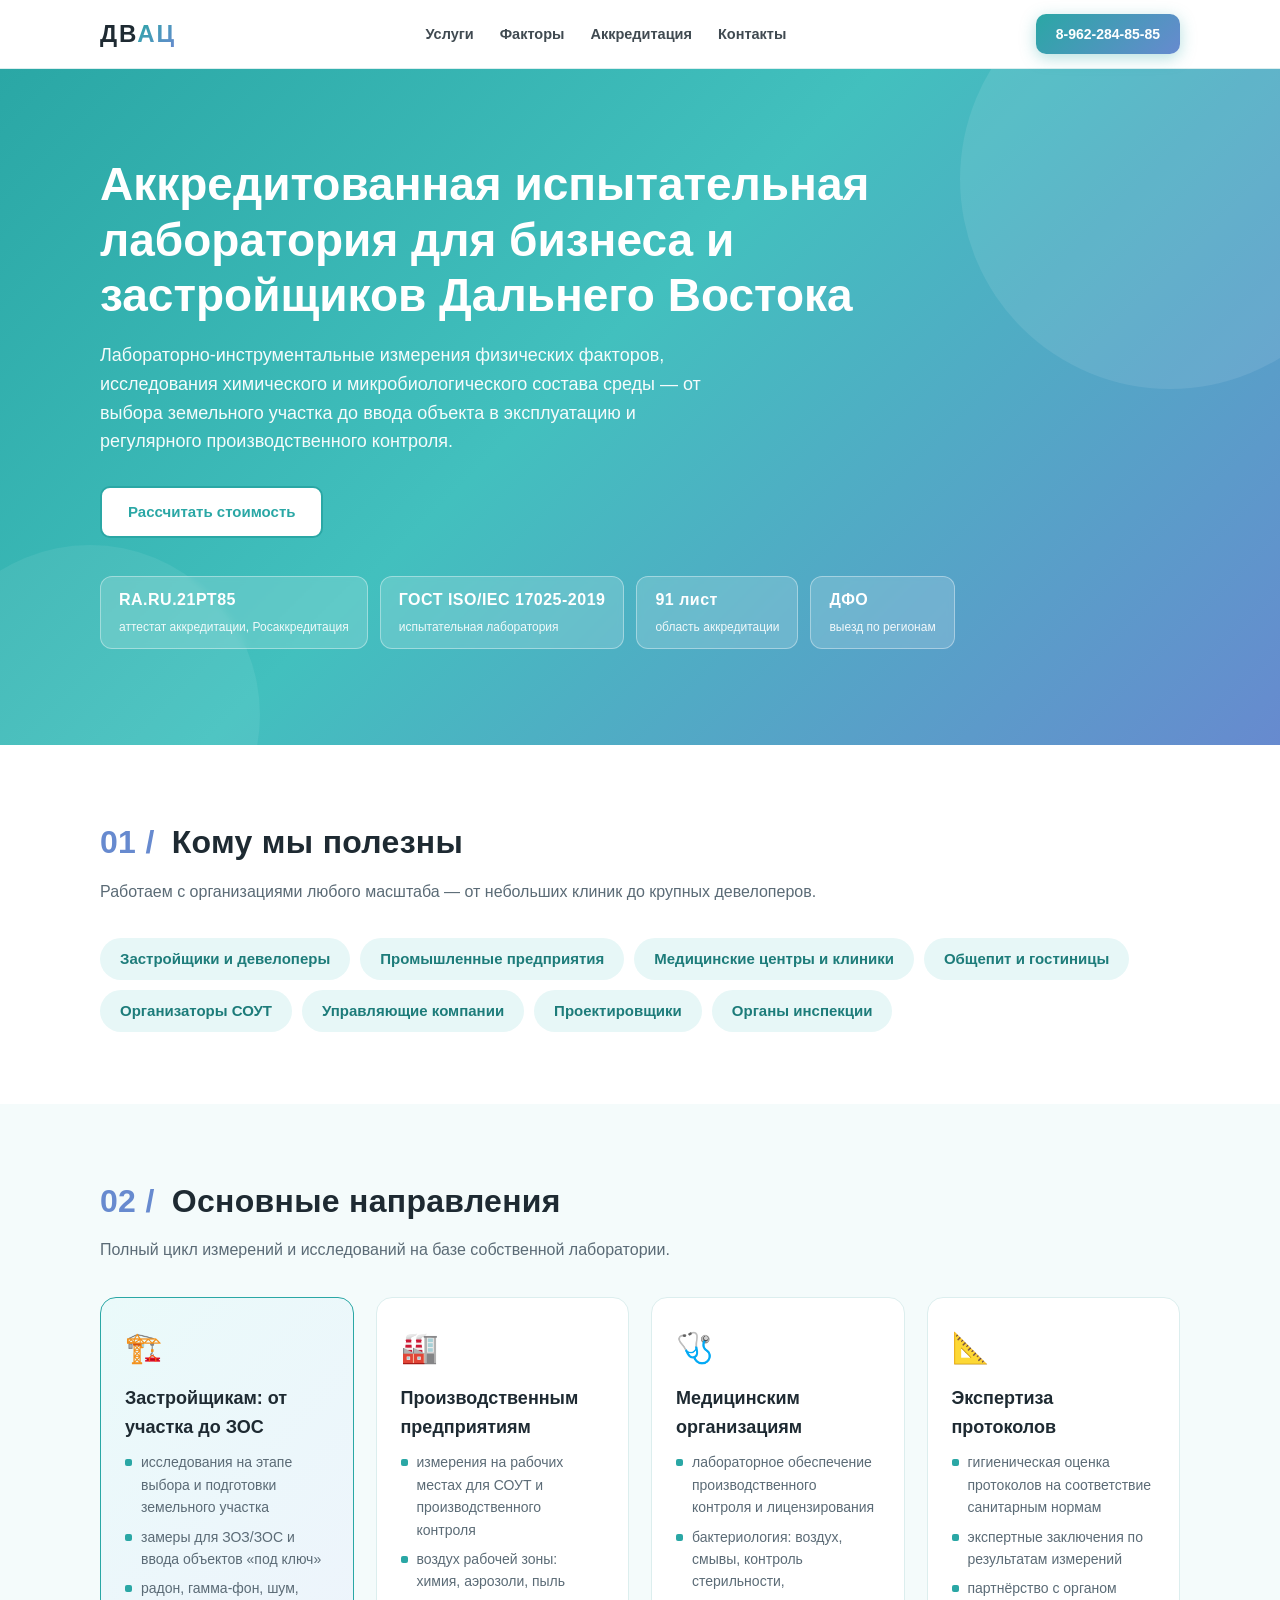
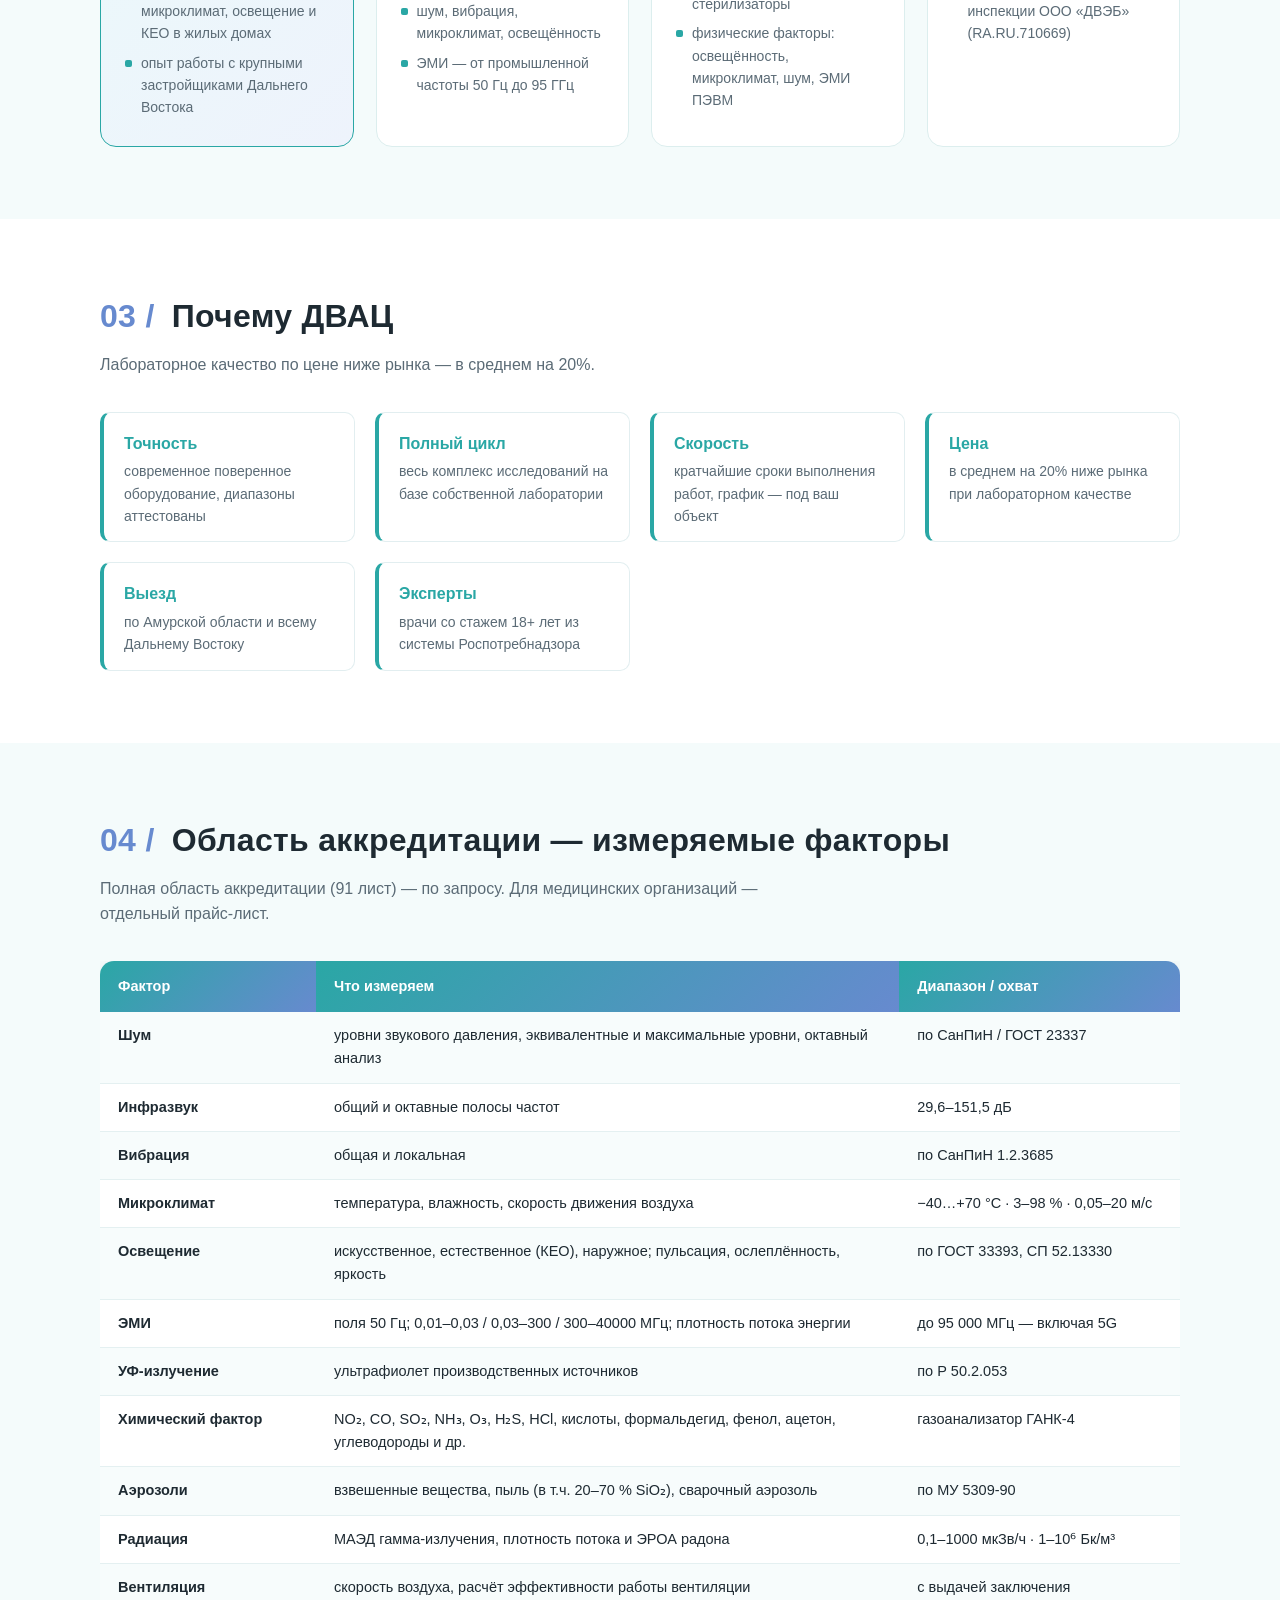
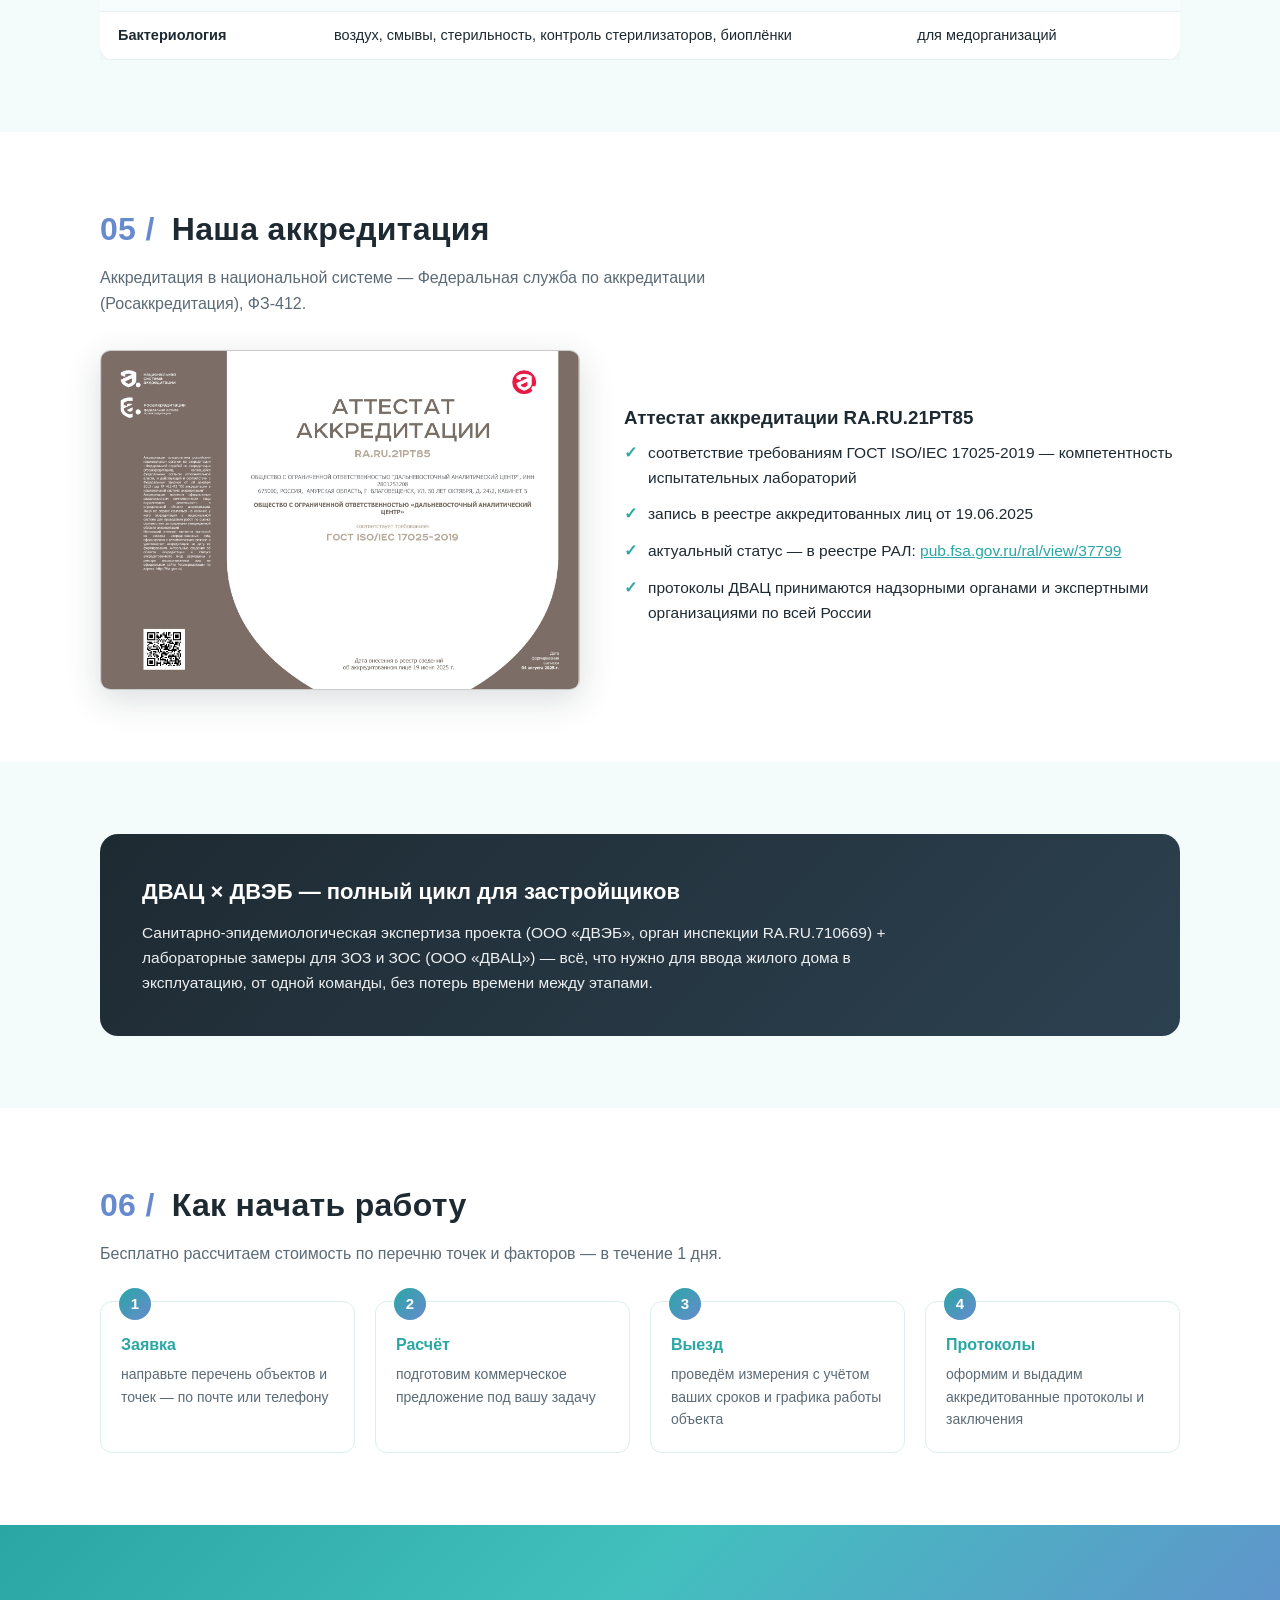
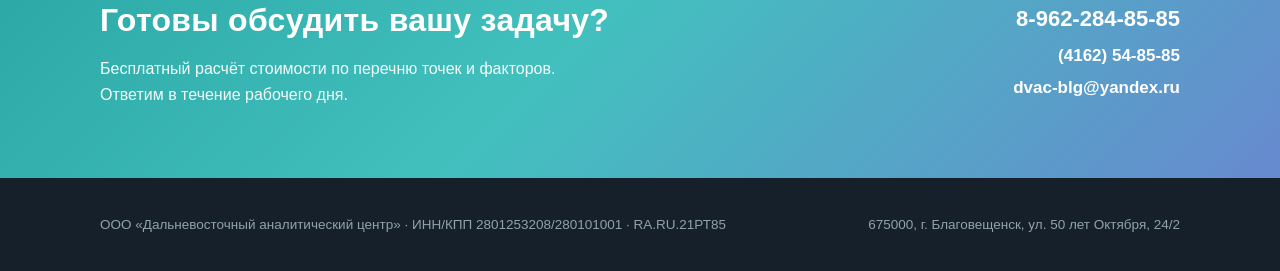
<file: dvac/index.html>
<!DOCTYPE html>
<html lang="ru">
<head>
<meta charset="UTF-8">
<title>ДВАЦ — аккредитованная испытательная лаборатория в Благовещенске</title>
<meta name="viewport" content="width=device-width, initial-scale=1">
<meta name="description" content="Испытательная лаборатория ДВАЦ: лабораторные измерения для застройщиков (ЗОЗ/ЗОС), СОУТ, производственного контроля и медорганизаций. Аттестат RA.RU.21РТ85, ГОСТ ISO/IEC 17025-2019. Благовещенск, выезд по ДФО.">
<link rel="icon" href="favicon.svg" type="image/svg+xml">
<style>
  * { margin:0; padding:0; box-sizing:border-box; }
  :root {
    --teal:#2aa7a5; --teal-b:#42c0be; --blue:#678acf; --blue-d:#4a6cb8;
    --ink:#1e2a32; --mut:#5b6b76; --soft:#f4fbfb; --line:#dceeee;
  }
  html { scroll-behavior:smooth; }
  body { font-family:'Segoe UI','PT Sans',Arial,sans-serif; color:var(--ink); background:#fff; line-height:1.6; }
  .wrap { max-width:1120px; margin:0 auto; padding:0 20px; }
  h2 { font-size:clamp(22px,3.2vw,32px); font-weight:800; margin-bottom:10px; letter-spacing:.3px; }
  h2 .num { color:var(--blue); margin-right:8px; }
  .sub { color:var(--mut); margin-bottom:34px; max-width:720px; }
  section { padding:72px 0; }
  section.alt { background:var(--soft); }

  /* header */
  header { position:sticky; top:0; z-index:50; background:rgba(255,255,255,.94); backdrop-filter:blur(8px); border-bottom:1px solid var(--line); }
  .nav { display:flex; justify-content:space-between; align-items:center; padding:14px 20px; max-width:1120px; margin:0 auto; }
  .logo { font-size:24px; font-weight:800; letter-spacing:2px; color:var(--ink); text-decoration:none; }
  .logo span { background:linear-gradient(135deg,var(--teal),var(--blue)); -webkit-background-clip:text; background-clip:text; color:transparent; }
  .nav .links { display:flex; gap:26px; }
  .nav .links a { color:var(--ink); text-decoration:none; font-size:14.5px; font-weight:600; opacity:.85; }
  .nav .links a:hover { color:var(--teal); opacity:1; }
  .btn { display:inline-block; background:linear-gradient(135deg,var(--teal),var(--blue)); color:#fff; padding:12px 26px; border-radius:10px; text-decoration:none; font-weight:700; font-size:15px; border:none; cursor:pointer; box-shadow:0 4px 16px rgba(42,167,165,.35); transition:transform .15s, box-shadow .15s; }
  .btn:hover { transform:translateY(-2px); box-shadow:0 8px 24px rgba(42,167,165,.45); }
  .btn.ghost { background:#fff; color:var(--teal); border:2px solid var(--teal); box-shadow:none; }
  .nav .btn { padding:9px 20px; font-size:14px; }

  /* hero */
  .hero { position:relative; background:linear-gradient(135deg,#2aa7a5 0%,#42c0be 45%,#678acf 100%); color:#fff; padding:88px 0 96px; overflow:hidden; }
  .hero::after { content:''; position:absolute; right:-100px; top:-100px; width:420px; height:420px; border-radius:50%; background:rgba(255,255,255,.09); }
  .hero::before { content:''; position:absolute; left:-80px; bottom:-140px; width:340px; height:340px; border-radius:50%; background:rgba(255,255,255,.07); }
  .hero .wrap { position:relative; z-index:2; }
  .hero h1 { font-size:clamp(28px,4.6vw,46px); font-weight:800; line-height:1.2; max-width:800px; }
  .hero .lead { font-size:clamp(15px,1.8vw,18px); opacity:.95; max-width:640px; margin:18px 0 30px; }
  .chips { display:flex; flex-wrap:wrap; gap:12px; margin-top:38px; }
  .chip { background:rgba(255,255,255,.16); border:1px solid rgba(255,255,255,.38); border-radius:12px; padding:10px 18px; backdrop-filter:blur(3px); }
  .chip b { display:block; font-size:16px; letter-spacing:.5px; }
  .chip span { font-size:12px; opacity:.9; }

  /* audiences */
  .aud { display:flex; flex-wrap:wrap; gap:10px; }
  .aud span { background:#e7f7f7; color:#1d7c7a; border-radius:24px; padding:9px 20px; font-size:15px; font-weight:600; }

  /* services */
  .grid { display:grid; grid-template-columns:repeat(auto-fit,minmax(250px,1fr)); gap:22px; }
  .card { border:1px solid var(--line); border-radius:16px; padding:26px 24px 20px; background:#fff; }
  .card .ico { font-size:30px; }
  .card h3 { font-size:18px; margin:12px 0 10px; }
  .card ul { list-style:none; }
  .card li { font-size:14px; color:var(--mut); padding-left:16px; position:relative; margin-bottom:7px; }
  .card li::before { content:''; position:absolute; left:0; top:8px; width:7px; height:7px; border-radius:2px; background:var(--teal); }
  .card.hl { background:linear-gradient(135deg,#eafafa,#eef3fc); border-color:var(--teal); }

  /* advantages */
  .adv { display:grid; grid-template-columns:repeat(auto-fit,minmax(230px,1fr)); gap:20px; }
  .adv div { background:#fff; border:1px solid #e2eef0; border-left:4px solid var(--teal); border-radius:10px; padding:18px 20px 14px; font-size:14px; color:var(--mut); }
  .adv b { display:block; color:var(--teal); font-size:16px; margin-bottom:4px; }

  /* factors */
  table { width:100%; border-collapse:collapse; background:#fff; border-radius:14px; overflow:hidden; box-shadow:0 2px 14px rgba(30,42,50,.07); }
  th { background:linear-gradient(135deg,var(--teal),var(--blue)); color:#fff; font-size:14.5px; text-align:left; padding:14px 18px; font-weight:600; }
  td { font-size:14.5px; padding:12px 18px; border-bottom:1px solid #e4f0f1; vertical-align:top; }
  tr:nth-child(even) td { background:#f7fcfc; }
  td:first-child { font-weight:600; white-space:nowrap; }
  .tbl-scroll { overflow-x:auto; }

  /* accreditation */
  .acc { display:flex; gap:44px; align-items:center; }
  .acc img { width:min(480px,100%); border:1px solid #ccc; border-radius:10px; box-shadow:0 10px 34px rgba(30,42,50,.16); }
  .acc .txt { flex:1; }
  .acc ul { list-style:none; margin-top:8px; }
  .acc li { font-size:15.5px; padding-left:24px; position:relative; margin-bottom:12px; }
  .acc li::before { content:'✓'; position:absolute; left:0; color:var(--teal); font-weight:800; }

  /* synergy */
  .syn { background:linear-gradient(135deg,#1e2a32,#2c4150); color:#fff; border-radius:18px; padding:40px 42px; }
  .syn h3 { font-size:22px; margin-bottom:12px; }
  .syn p { opacity:.92; font-size:15.5px; max-width:760px; }

  /* steps */
  .steps { display:grid; grid-template-columns:repeat(auto-fit,minmax(210px,1fr)); gap:20px; counter-reset:st; }
  .steps div { background:#fff; border:1px solid var(--line); border-radius:12px; padding:22px 20px; position:relative; }
  .steps div::before { counter-increment:st; content:counter(st); position:absolute; top:-14px; left:18px; width:32px; height:32px; border-radius:50%; background:linear-gradient(135deg,var(--teal),var(--blue)); color:#fff; font-weight:800; display:flex; align-items:center; justify-content:center; font-size:15px; }
  .steps b { display:block; margin:8px 0 6px; color:var(--teal); font-size:16px; }
  .steps p { font-size:14px; color:var(--mut); }

  /* cta */
  .cta-band { background:linear-gradient(135deg,#2aa7a5 0%,#42c0be 45%,#678acf 100%); color:#fff; padding:70px 0; }
  .cta-in { display:flex; justify-content:space-between; align-items:center; gap:40px; flex-wrap:wrap; }
  .cta-in .l h2 { color:#fff; }
  .cta-in .l p { opacity:.94; font-size:16px; max-width:520px; margin-top:8px; }
  .contacts { text-align:right; font-size:17px; line-height:1.9; }
  .contacts a { color:#fff; text-decoration:none; font-weight:700; font-size:22px; }
  .contacts a:hover { text-decoration:underline; }

  footer { background:#15202a; color:#8fa3ad; padding:36px 0; font-size:13.5px; }
  .foot-in { display:flex; justify-content:space-between; flex-wrap:wrap; gap:14px; }

  @media (max-width:760px) {
    .nav .links { display:none; }
    .acc { flex-direction:column; }
    .contacts { text-align:left; }
    section { padding:52px 0; }
  }
</style>
</head>
<body>

<header>
  <nav class="nav">
    <a class="logo" href="#top">ДВ<span>АЦ</span></a>
    <div class="links">
      <a href="#services">Услуги</a>
      <a href="#factors">Факторы</a>
      <a href="#accreditation">Аккредитация</a>
      <a href="#contacts">Контакты</a>
    </div>
    <a class="btn" href="tel:+79622848585">8-962-284-85-85</a>
  </nav>
</header>

<section class="hero" id="top">
  <div class="wrap">
    <h1>Аккредитованная испытательная лаборатория для бизнеса и застройщиков Дальнего Востока</h1>
    <p class="lead">Лабораторно-инструментальные измерения физических факторов, исследования химического и микробиологического состава среды — от выбора земельного участка до ввода объекта в эксплуатацию и регулярного производственного контроля.</p>
    <a class="btn ghost" href="#contacts">Рассчитать стоимость</a>
    <div class="chips">
      <div class="chip"><b>RA.RU.21РТ85</b><span>аттестат аккредитации, Росаккредитация</span></div>
      <div class="chip"><b>ГОСТ ISO/IEC 17025-2019</b><span>испытательная лаборатория</span></div>
      <div class="chip"><b>91 лист</b><span>область аккредитации</span></div>
      <div class="chip"><b>ДФО</b><span>выезд по регионам</span></div>
    </div>
  </div>
</section>

<section>
  <div class="wrap">
    <h2><span class="num">01 /</span> Кому мы полезны</h2>
    <p class="sub">Работаем с организациями любого масштаба — от небольших клиник до крупных девелоперов.</p>
    <div class="aud">
      <span>Застройщики и девелоперы</span>
      <span>Промышленные предприятия</span>
      <span>Медицинские центры и клиники</span>
      <span>Общепит и гостиницы</span>
      <span>Организаторы СОУТ</span>
      <span>Управляющие компании</span>
      <span>Проектировщики</span>
      <span>Органы инспекции</span>
    </div>
  </div>
</section>

<section class="alt" id="services">
  <div class="wrap">
    <h2><span class="num">02 /</span> Основные направления</h2>
    <p class="sub">Полный цикл измерений и исследований на базе собственной лаборатории.</p>
    <div class="grid">
      <div class="card hl">
        <div class="ico">🏗️</div>
        <h3>Застройщикам: от участка до ЗОС</h3>
        <ul>
          <li>исследования на этапе выбора и подготовки земельного участка</li>
          <li>замеры для ЗОЗ/ЗОС и ввода объектов «под ключ»</li>
          <li>радон, гамма-фон, шум, микроклимат, освещение и КЕО в жилых домах</li>
          <li>опыт работы с крупными застройщиками Дальнего Востока</li>
        </ul>
      </div>
      <div class="card">
        <div class="ico">🏭</div>
        <h3>Производственным предприятиям</h3>
        <ul>
          <li>измерения на рабочих местах для СОУТ и производственного контроля</li>
          <li>воздух рабочей зоны: химия, аэрозоли, пыль</li>
          <li>шум, вибрация, микроклимат, освещённость</li>
          <li>ЭМИ — от промышленной частоты 50 Гц до 95 ГГц</li>
        </ul>
      </div>
      <div class="card">
        <div class="ico">🩺</div>
        <h3>Медицинским организациям</h3>
        <ul>
          <li>лабораторное обеспечение производственного контроля и лицензирования</li>
          <li>бактериология: воздух, смывы, контроль стерильности, стерилизаторы</li>
          <li>физические факторы: освещённость, микроклимат, шум, ЭМИ ПЭВМ</li>
        </ul>
      </div>
      <div class="card">
        <div class="ico">📐</div>
        <h3>Экспертиза протоколов</h3>
        <ul>
          <li>гигиеническая оценка протоколов на соответствие санитарным нормам</li>
          <li>экспертные заключения по результатам измерений</li>
          <li>партнёрство с органом инспекции ООО «ДВЭБ» (RA.RU.710669)</li>
        </ul>
      </div>
    </div>
  </div>
</section>

<section>
  <div class="wrap">
    <h2><span class="num">03 /</span> Почему ДВАЦ</h2>
    <p class="sub">Лабораторное качество по цене ниже рынка — в среднем на 20%.</p>
    <div class="adv">
      <div><b>Точность</b>современное поверенное оборудование, диапазоны аттестованы</div>
      <div><b>Полный цикл</b>весь комплекс исследований на базе собственной лаборатории</div>
      <div><b>Скорость</b>кратчайшие сроки выполнения работ, график — под ваш объект</div>
      <div><b>Цена</b>в среднем на 20% ниже рынка при лабораторном качестве</div>
      <div><b>Выезд</b>по Амурской области и всему Дальнему Востоку</div>
      <div><b>Эксперты</b>врачи со стажем 18+ лет из системы Роспотребнадзора</div>
    </div>
  </div>
</section>

<section class="alt" id="factors">
  <div class="wrap">
    <h2><span class="num">04 /</span> Область аккредитации — измеряемые факторы</h2>
    <p class="sub">Полная область аккредитации (91 лист) — по запросу. Для медицинских организаций — отдельный прайс-лист.</p>
    <div class="tbl-scroll">
    <table>
      <tr><th style="width:20%">Фактор</th><th>Что измеряем</th><th style="width:26%">Диапазон / охват</th></tr>
      <tr><td>Шум</td><td>уровни звукового давления, эквивалентные и максимальные уровни, октавный анализ</td><td>по СанПиН / ГОСТ 23337</td></tr>
      <tr><td>Инфразвук</td><td>общий и октавные полосы частот</td><td>29,6–151,5 дБ</td></tr>
      <tr><td>Вибрация</td><td>общая и локальная</td><td>по СанПиН 1.2.3685</td></tr>
      <tr><td>Микроклимат</td><td>температура, влажность, скорость движения воздуха</td><td>−40…+70 °C · 3–98 % · 0,05–20 м/с</td></tr>
      <tr><td>Освещение</td><td>искусственное, естественное (КЕО), наружное; пульсация, ослеплённость, яркость</td><td>по ГОСТ 33393, СП 52.13330</td></tr>
      <tr><td>ЭМИ</td><td>поля 50 Гц; 0,01–0,03 / 0,03–300 / 300–40000 МГц; плотность потока энергии</td><td>до 95 000 МГц — включая 5G</td></tr>
      <tr><td>УФ-излучение</td><td>ультрафиолет производственных источников</td><td>по Р 50.2.053</td></tr>
      <tr><td>Химический фактор</td><td>NO₂, CO, SO₂, NH₃, O₃, H₂S, HCl, кислоты, формальдегид, фенол, ацетон, углеводороды и др.</td><td>газоанализатор ГАНК-4</td></tr>
      <tr><td>Аэрозоли</td><td>взвешенные вещества, пыль (в т.ч. 20–70 % SiO₂), сварочный аэрозоль</td><td>по МУ 5309-90</td></tr>
      <tr><td>Радиация</td><td>МАЭД гамма-излучения, плотность потока и ЭРОА радона</td><td>0,1–1000 мкЗв/ч · 1–10⁶ Бк/м³</td></tr>
      <tr><td>Вентиляция</td><td>скорость воздуха, расчёт эффективности работы вентиляции</td><td>с выдачей заключения</td></tr>
      <tr><td>Бактериология</td><td>воздух, смывы, стерильность, контроль стерилизаторов, биоплёнки</td><td>для медорганизаций</td></tr>
    </table>
    </div>
  </div>
</section>

<section id="accreditation">
  <div class="wrap">
    <h2><span class="num">05 /</span> Наша аккредитация</h2>
    <p class="sub">Аккредитация в национальной системе — Федеральная служба по аккредитации (Росаккредитация), ФЗ-412.</p>
    <div class="acc">
      <img src="attestat-p1.jpg" alt="Аттестат аккредитации RA.RU.21РТ85">
      <div class="txt">
        <h3>Аттестат аккредитации RA.RU.21РТ85</h3>
        <ul>
          <li>соответствие требованиям ГОСТ ISO/IEC 17025-2019 — компетентность испытательных лабораторий</li>
          <li>запись в реестре аккредитованных лиц от 19.06.2025</li>
          <li>актуальный статус — в реестре РАЛ: <a href="https://pub.fsa.gov.ru/ral/view/37799" style="color:var(--teal)">pub.fsa.gov.ru/ral/view/37799</a></li>
          <li>протоколы ДВАЦ принимаются надзорными органами и экспертными организациями по всей России</li>
        </ul>
      </div>
    </div>
  </div>
</section>

<section class="alt">
  <div class="wrap">
    <div class="syn">
      <h3>ДВАЦ × ДВЭБ — полный цикл для застройщиков</h3>
      <p>Санитарно-эпидемиологическая экспертиза проекта (ООО «ДВЭБ», орган инспекции RA.RU.710669) + лабораторные замеры для ЗОЗ и ЗОС (ООО «ДВАЦ») — всё, что нужно для ввода жилого дома в эксплуатацию, от одной команды, без потерь времени между этапами.</p>
    </div>
  </div>
</section>

<section>
  <div class="wrap">
    <h2><span class="num">06 /</span> Как начать работу</h2>
    <p class="sub">Бесплатно рассчитаем стоимость по перечню точек и факторов — в течение 1 дня.</p>
    <div class="steps">
      <div><b>Заявка</b><p>направьте перечень объектов и точек — по почте или телефону</p></div>
      <div><b>Расчёт</b><p>подготовим коммерческое предложение под вашу задачу</p></div>
      <div><b>Выезд</b><p>проведём измерения с учётом ваших сроков и графика работы объекта</p></div>
      <div><b>Протоколы</b><p>оформим и выдадим аккредитованные протоколы и заключения</p></div>
    </div>
  </div>
</section>

<section class="cta-band" id="contacts">
  <div class="wrap cta-in">
    <div class="l">
      <h2>Готовы обсудить вашу задачу?</h2>
      <p>Бесплатный расчёт стоимости по перечню точек и факторов. Ответим в течение рабочего дня.</p>
    </div>
    <div class="contacts">
      <a href="tel:+79622848585">8-962-284-85-85</a><br>
      <a href="tel:+74162548585" style="font-size:17px">(4162) 54-85-85</a><br>
      <a href="mailto:dvac-blg@yandex.ru" style="font-size:17px">dvac-blg@yandex.ru</a>
    </div>
  </div>
</section>

<footer>
  <div class="wrap foot-in">
    <span>ООО «Дальневосточный аналитический центр» · ИНН/КПП 2801253208/280101001 · RA.RU.21РТ85</span>
    <span>675000, г. Благовещенск, ул. 50 лет Октября, 24/2</span>
  </div>
</footer>

</body>
</html>
</file>
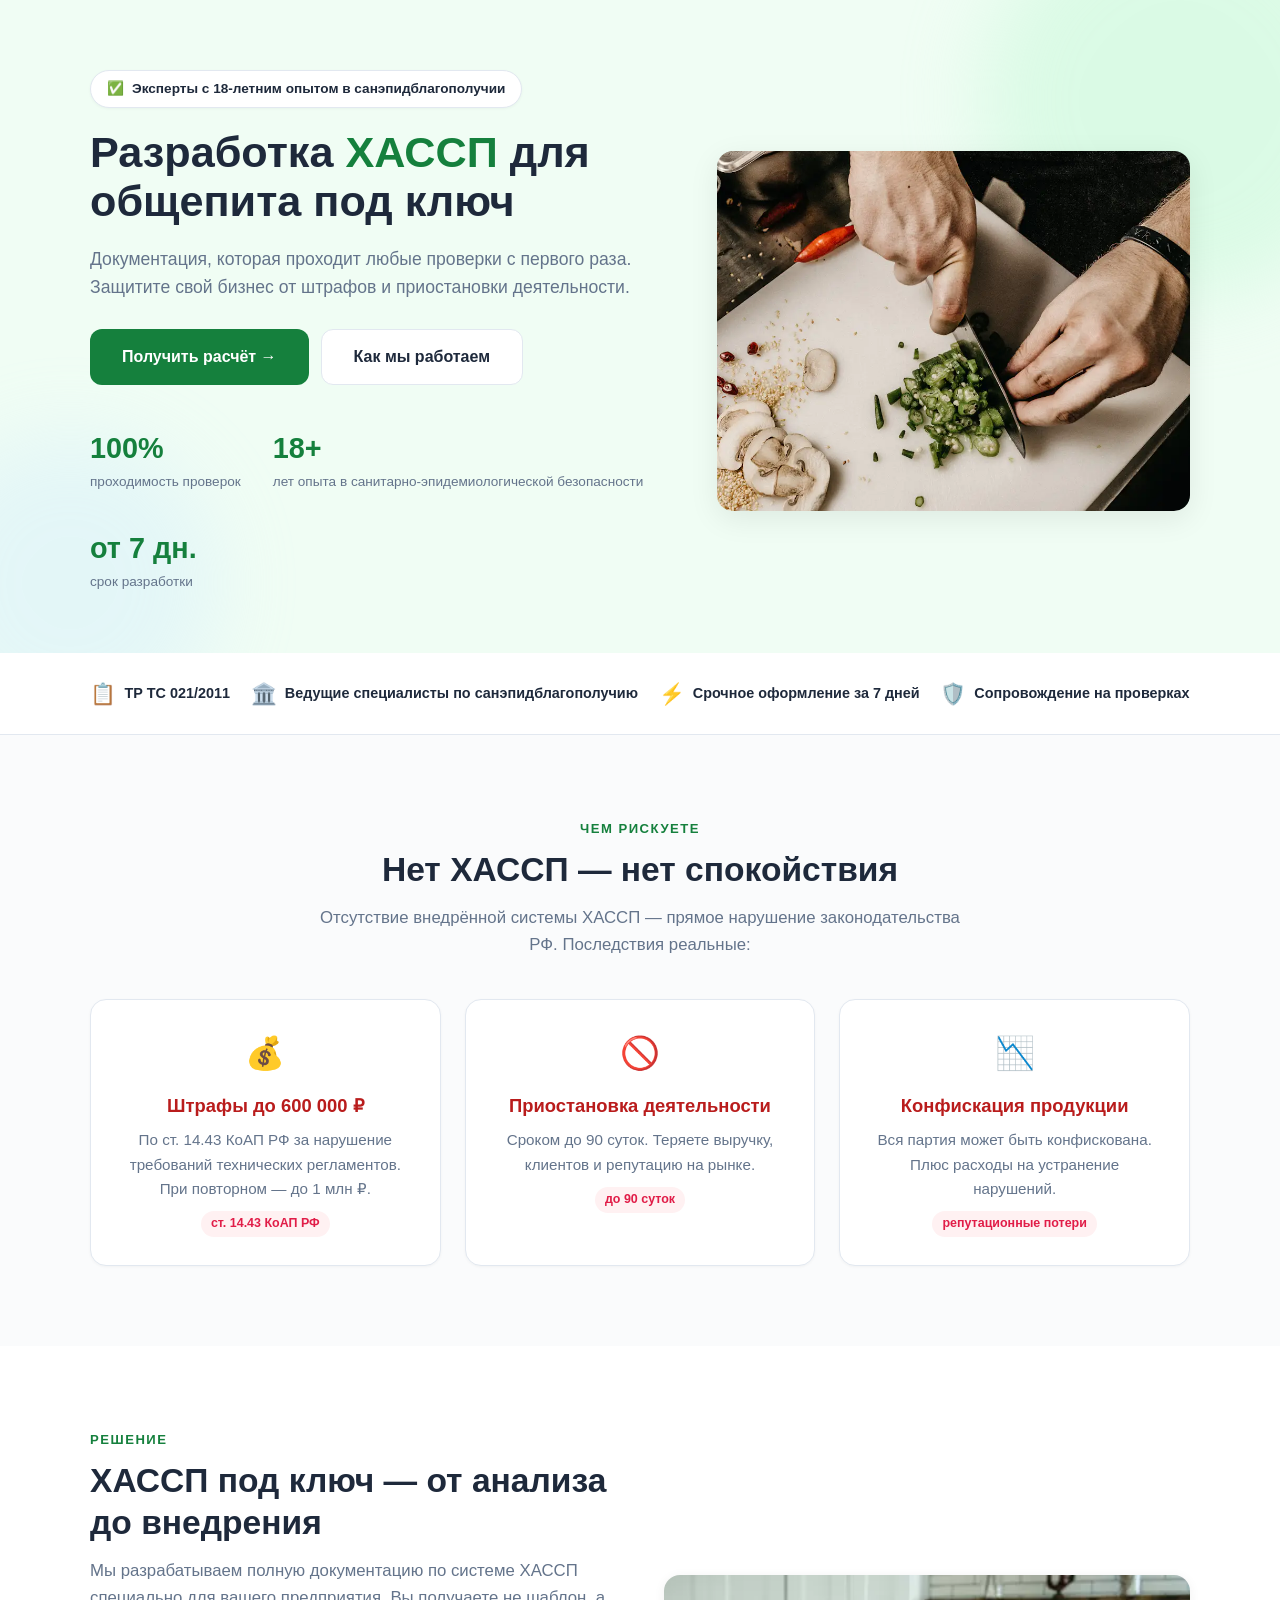
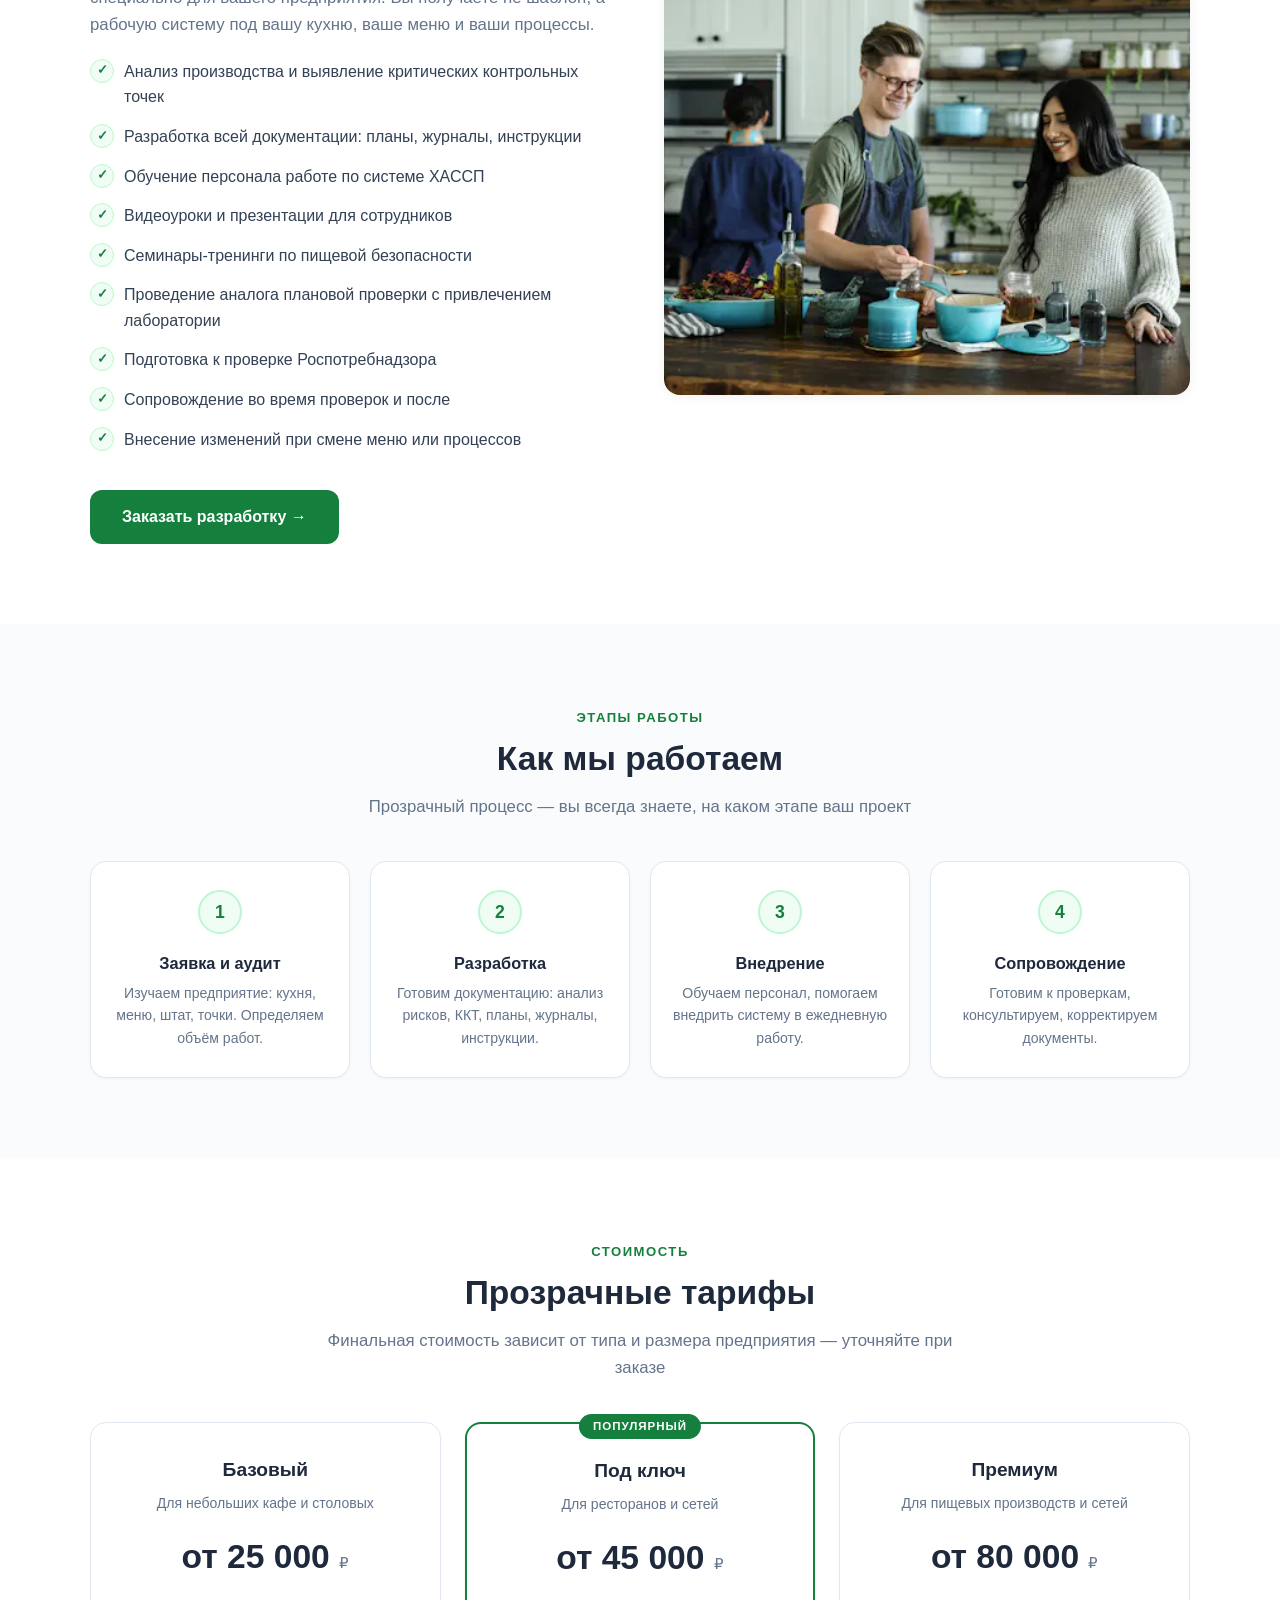
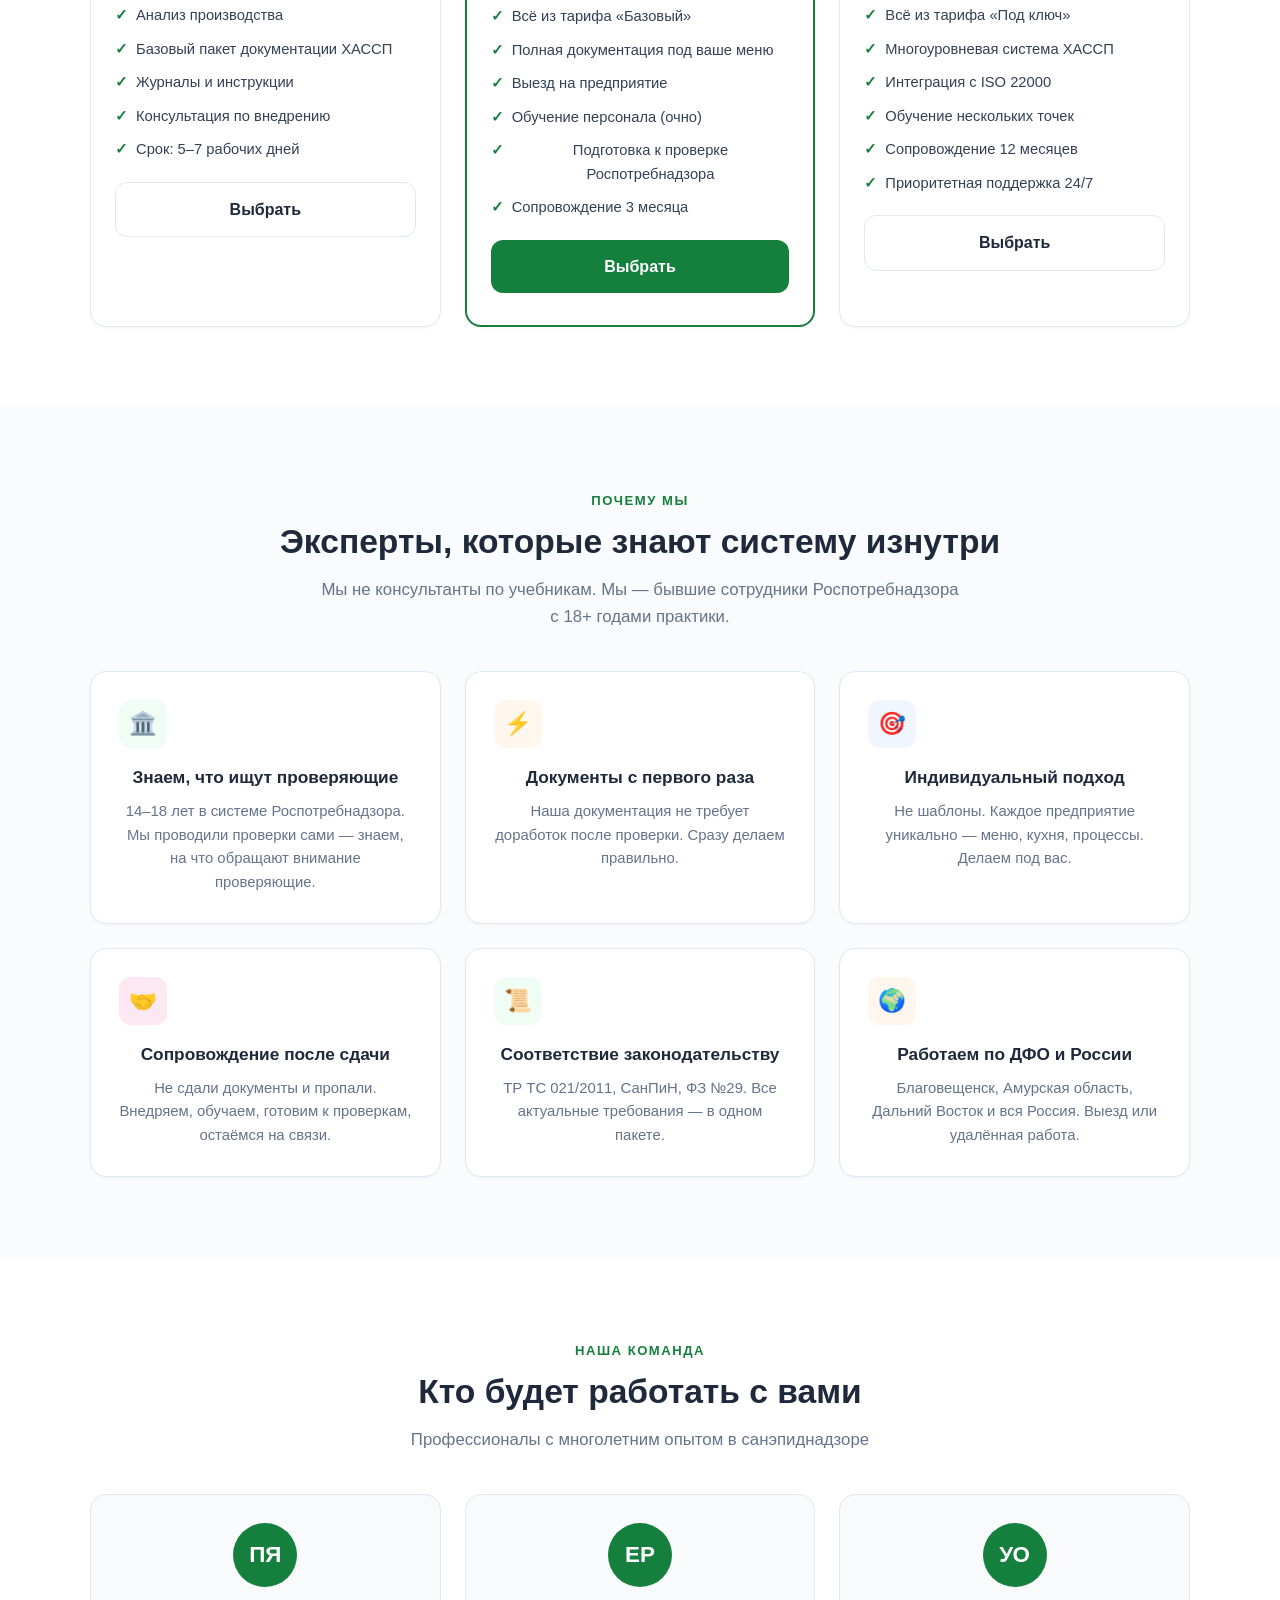
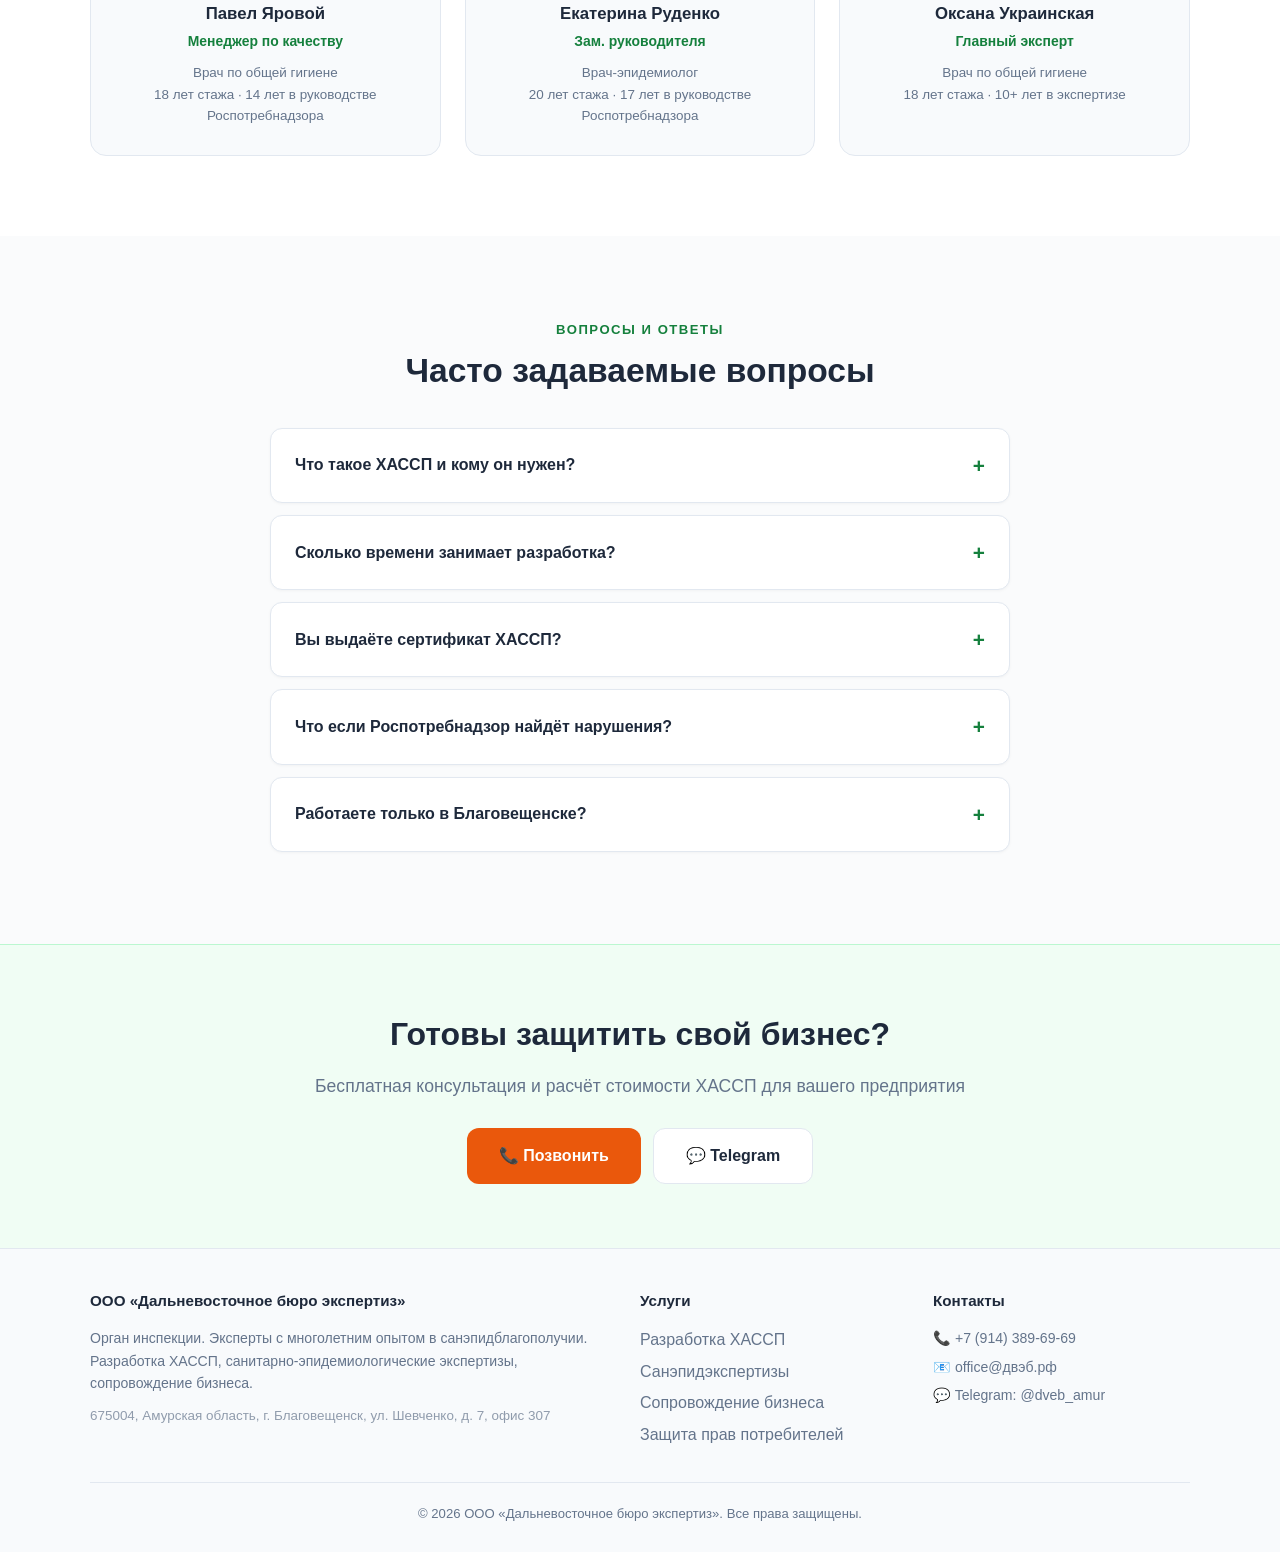
<file: haccp/index.html>
<!DOCTYPE html>
<html lang="ru">
<head>
    <meta charset="UTF-8">
    <meta name="viewport" content="width=device-width, initial-scale=1.0">
    <title>Разработка ХАССП для общепита под ключ — ДВЭБ, Благовещенск</title>
    <meta name="description" content="Разработка документации ХАССП для ресторанов, кафе, столовых и пищевых производств. Эксперты с 18-летним опытом. Гарантия прохождения проверок. Благовещенск и Дальний Восток.">

    <!-- Favicon -->
    <link rel="icon" type="image/svg+xml" href="favicon.svg">
    <link rel="apple-touch-icon" href="favicon.svg">
    <link rel="mask-icon" href="favicon.svg" color="#15803d">

    <!-- Open Graph -->
    <meta property="og:type" content="website">
    <meta property="og:url" content="https://двэб.рф/haccp/">
    <meta property="og:title" content="Разработка ХАССП для общепита под ключ — ДВЭБ, Благовещенск">
    <meta property="og:description" content="Разработка и внедрение документации ХАССП для ресторанов, кафе, столовых и пищевых производств. Эксперты с 18-летним опытом. Гарантия прохождения проверок.">
    <meta property="og:image" content="https://двэб.рф/haccp/img/hero.webp">
    <meta property="og:image:width" content="1200">
    <meta property="og:image:height" content="630">
    <meta property="og:locale" content="ru_RU">
    <meta property="og:site_name" content="ДВЭБ — Дальневосточное бюро экспертиз">

    <!-- Twitter Card -->
    <meta name="twitter:card" content="summary_large_image">
    <meta name="twitter:title" content="Разработка ХАССП для общепита под ключ — ДВЭБ, Благовещенск">
    <meta name="twitter:description" content="Разработка и внедрение документации ХАССП для ресторанов, кафе, столовых и пищевых производств. Эксперты с 18-летним опытом. Гарантия прохождения проверок.">
    <meta name="twitter:image" content="https://двэб.рф/haccp/img/hero.webp">

    <!-- Theme color -->
    <meta name="theme-color" content="#15803d">

    <!-- Canonical -->
    <link rel="canonical" href="https://двэб.рф/haccp/">

    <style>
        *, *::before, *::after { margin: 0; padding: 0; box-sizing: border-box; }
        html { scroll-behavior: smooth; font-size: 16px; }
        body {
            font-family: -apple-system, BlinkMacSystemFont, 'Segoe UI', Roboto, 'Helvetica Neue', Arial, sans-serif;
            color: #1e293b; line-height: 1.6; background: #fafbfc; overflow-x: hidden;
        }
        img { max-width: 100%; height: auto; display: block; }
        a { text-decoration: none; color: inherit; }
        ul { list-style: none; }

        :root {
            --green: #15803d;
            --green-soft: #f0fdf4;
            --green-mid: #bbf7d0;
            --blue-soft: #eff6ff;
            --orange: #ea580c;
            --orange-soft: #fff7ed;
            --rose-soft: #fff1f2;
            --rose: #e11d48;
            --dark: #1e293b;
            --gray: #64748b;
            --gray-light: #f8fafc;
            --border: #e2e8f0;
            --radius: 16px;
            --shadow-sm: 0 1px 3px rgba(0,0,0,0.04);
            --shadow: 0 2px 12px rgba(0,0,0,0.06);
            --shadow-lg: 0 8px 30px rgba(0,0,0,0.08);
        }

        .container { max-width: 1140px; margin: 0 auto; padding: 0 20px; }

        /* Buttons */
        .btn {
            display: inline-flex; align-items: center; justify-content: center; gap: 8px;
            padding: 14px 32px; border-radius: 12px; font-size: 1rem; font-weight: 600;
            transition: all 0.25s ease; cursor: pointer; border: none; text-align: center;
        }
        .btn-primary { background: var(--green); color: #fff; }
        .btn-primary:hover { background: #15803d; transform: translateY(-1px); box-shadow: 0 4px 16px rgba(22,163,74,0.25); }
        .btn-outline { background: #fff; color: var(--dark); border: 1.5px solid var(--border); }
        .btn-outline:hover { border-color: var(--green); color: var(--green); }
        .btn-orange { background: var(--orange); color: #fff; }
        .btn-orange:hover { background: #ea580c; transform: translateY(-1px); }

        /* Section headers */
        .section-label {
            display: inline-block; font-size: 0.82rem; font-weight: 700; letter-spacing: 1.5px;
            text-transform: uppercase; color: var(--green); margin-bottom: 10px;
        }
        .section-title { font-size: 2.1rem; font-weight: 800; line-height: 1.25; margin-bottom: 14px; color: var(--dark); }
        .section-subtitle { font-size: 1.05rem; color: var(--gray); max-width: 640px; margin: 0 auto; }
        .text-center { text-align: center; }

        /* ===== HERO — light ===== */
        .hero {
            background: var(--green-soft);
            padding: 70px 0 60px;
            position: relative; overflow: hidden;
        }
        .hero::before {
            content: ''; position: absolute; top: -100px; right: -100px;
            width: 400px; height: 400px; border-radius: 50%;
            background: var(--green-mid); opacity: 0.4; filter: blur(40px);
        }
        .hero::after {
            content: ''; position: absolute; bottom: -80px; left: -80px;
            width: 300px; height: 300px; border-radius: 50%;
            background: #c7e7ff; opacity: 0.3; filter: blur(40px);
        }
        .hero-inner { position: relative; z-index: 1; display: grid; grid-template-columns: 1.1fr 0.9fr; gap: 48px; align-items: center; }
        .hero-badge {
            display: inline-flex; align-items: center; gap: 8px;
            background: #fff; padding: 7px 16px; border-radius: 50px;
            font-size: 0.85rem; font-weight: 600; color: var(--dark);
            margin-bottom: 20px; box-shadow: var(--shadow-sm); border: 1px solid var(--border);
        }
        .hero h1 { font-size: 2.7rem; font-weight: 800; line-height: 1.15; margin-bottom: 18px; color: var(--dark); }
        .hero h1 span { color: var(--green); }
        .hero-text { font-size: 1.1rem; color: var(--gray); margin-bottom: 28px; }
        .hero-buttons { display: flex; gap: 12px; flex-wrap: wrap; }
        .hero-stats { display: flex; gap: 32px; margin-top: 40px; flex-wrap: wrap; }
        .hero-stat-num { font-size: 1.8rem; font-weight: 800; color: var(--green); }
        .hero-stat-label { font-size: 0.85rem; color: var(--gray); }
        .hero-visual {
            border-radius: var(--radius); overflow: hidden; box-shadow: var(--shadow-lg);
        }
        .hero-visual img { width: 100%; height: 360px; object-fit: cover; }

        /* ===== TRUST BAR ===== */
        .trust-bar { background: #fff; padding: 24px 0; border-bottom: 1px solid var(--border); }
        .trust-items { display: flex; justify-content: space-around; flex-wrap: wrap; gap: 20px; }
        .trust-item { display: flex; align-items: center; gap: 8px; font-weight: 600; color: var(--dark); font-size: 0.9rem; }
        .trust-icon { font-size: 1.3rem; }

        /* ===== PAIN ===== */
        .pain { padding: 80px 0; }
        .pain-grid { display: grid; grid-template-columns: repeat(3, 1fr); gap: 24px; margin-top: 40px; }
        .pain-card {
            background: #fff; border: 1px solid var(--border); border-radius: var(--radius);
            padding: 28px; transition: all 0.25s; box-shadow: var(--shadow-sm);
        }
        .pain-card:hover { box-shadow: var(--shadow-lg); transform: translateY(-3px); border-color: #fecaca; }
        .pain-card-icon { font-size: 2rem; margin-bottom: 12px; }
        .pain-card h3 { font-size: 1.15rem; font-weight: 700; margin-bottom: 8px; color: #b91c1c; }
        .pain-card p { color: var(--gray); font-size: 0.95rem; }
        .pain-card-tag { display: inline-block; background: #fff1f2; color: #e11d48; padding: 3px 10px; border-radius: 50px; font-size: 0.78rem; font-weight: 600; margin-top: 10px; }

        /* ===== SOLUTION ===== */
        .solution { padding: 80px 0; background: #fff; }
        .solution-wrap { display: grid; grid-template-columns: 1fr 1fr; gap: 48px; align-items: center; }
        .solution-image { border-radius: var(--radius); overflow: hidden; box-shadow: var(--shadow); }
        .solution-image img { width: 100%; height: 420px; object-fit: cover; }
        .solution-list { margin-top: 20px; }
        .solution-list li { display: flex; align-items: flex-start; gap: 10px; margin-bottom: 14px; font-size: 1rem; color: #334155; }
        .solution-check {
            width: 24px; height: 24px; background: var(--green-soft); border-radius: 50%;
            display: flex; align-items: center; justify-content: center; color: var(--green);
            font-weight: 700; flex-shrink: 0; font-size: 0.8rem; border: 1px solid var(--green-mid);
        }

        /* ===== PROCESS ===== */
        .process { padding: 80px 0; }
        .process-grid { display: grid; grid-template-columns: repeat(4, 1fr); gap: 20px; margin-top: 40px; }
        .process-step { text-align: center; position: relative; background: #fff; border: 1px solid var(--border); border-radius: var(--radius); padding: 28px 16px; box-shadow: var(--shadow-sm); transition: all 0.25s; }
        .process-step:hover { box-shadow: var(--shadow); transform: translateY(-2px); }
        .process-num {
            width: 44px; height: 44px; background: var(--green-soft); color: var(--green); border-radius: 50%;
            display: flex; align-items: center; justify-content: center; font-size: 1.1rem; font-weight: 800;
            margin: 0 auto 16px; border: 2px solid var(--green-mid);
        }
        .process-step h3 { font-size: 1.02rem; font-weight: 700; margin-bottom: 6px; }
        .process-step p { font-size: 0.88rem; color: var(--gray); }

        /* ===== PRICING ===== */
        .pricing { padding: 80px 0; background: #fff; }
        .pricing-grid { display: grid; grid-template-columns: repeat(3, 1fr); gap: 24px; margin-top: 40px; }
        .price-card {
            background: #fff; border: 1px solid var(--border); border-radius: var(--radius); padding: 32px 24px;
            box-shadow: var(--shadow-sm); transition: all 0.25s; position: relative;
        }
        .price-card:hover { box-shadow: var(--shadow-lg); transform: translateY(-3px); }
        .price-card.featured { border-color: var(--green); border-width: 2px; }
        .price-card.featured::before {
            content: 'ПОПУЛЯРНЫЙ'; position: absolute; top: -10px; left: 50%; transform: translateX(-50%);
            background: var(--green); color: #fff; padding: 3px 14px; border-radius: 50px;
            font-size: 0.72rem; font-weight: 700; letter-spacing: 1px;
        }
        .price-card h3 { font-size: 1.2rem; font-weight: 800; margin-bottom: 6px; }
        .price-card .price-desc { color: var(--gray); font-size: 0.88rem; margin-bottom: 16px; }
        .price-amount { font-size: 2.1rem; font-weight: 800; color: var(--dark); margin-bottom: 4px; }
        .price-amount small { font-size: 0.95rem; color: var(--gray); font-weight: 400; }
        .price-features { margin: 20px 0; }
        .price-features li { display: flex; align-items: flex-start; gap: 8px; margin-bottom: 10px; font-size: 0.92rem; color: #334155; }
        .price-features li::before { content: '✓'; color: var(--green); font-weight: 700; flex-shrink: 0; }
        .price-card .btn { width: 100%; }

        /* ===== ADVANTAGES ===== */
        .advantages { padding: 80px 0; }
        .adv-grid { display: grid; grid-template-columns: repeat(3, 1fr); gap: 24px; margin-top: 40px; }
        .adv-card { padding: 28px; border-radius: var(--radius); background: #fff; border: 1px solid var(--border); transition: all 0.25s; box-shadow: var(--shadow-sm); }
        .adv-card:hover { box-shadow: var(--shadow); transform: translateY(-2px); }
        .adv-icon { width: 48px; height: 48px; border-radius: 12px; display: flex; align-items: center; justify-content: center; font-size: 1.4rem; margin-bottom: 16px; }
        .adv-card h3 { font-size: 1.08rem; font-weight: 700; margin-bottom: 8px; }
        .adv-card p { color: var(--gray); font-size: 0.93rem; }

        /* ===== TEAM — light ===== */
        .team { padding: 80px 0; background: #fff; }
        .team-grid { display: grid; grid-template-columns: repeat(3, 1fr); gap: 24px; margin-top: 40px; }
        .team-card {
            background: var(--gray-light); border: 1px solid var(--border);
            border-radius: var(--radius); padding: 28px; text-align: center; transition: all 0.25s;
        }
        .team-card:hover { box-shadow: var(--shadow); transform: translateY(-2px); }
        .team-avatar {
            width: 64px; height: 64px; border-radius: 50%; margin: 0 auto 14px;
            display: flex; align-items: center; justify-content: center; font-size: 1.4rem; font-weight: 700;
            background: var(--green); color: #fff;
        }
        .team-card h3 { font-size: 1.05rem; font-weight: 700; margin-bottom: 2px; color: var(--dark); }
        .team-role { color: var(--green); font-size: 0.87rem; font-weight: 600; margin-bottom: 10px; }
        .team-exp { font-size: 0.84rem; color: var(--gray); }

        /* ===== FAQ ===== */
        .faq { padding: 80px 0; }
        .faq-list { max-width: 740px; margin: 36px auto 0; }
        .faq-item {
            background: #fff; border: 1px solid var(--border); border-radius: 12px; margin-bottom: 12px;
            overflow: hidden; box-shadow: var(--shadow-sm);
        }
        .faq-q { padding: 20px 24px; font-weight: 600; font-size: 1rem; cursor: pointer; display: flex; justify-content: space-between; align-items: center; transition: background 0.2s; color: var(--dark); }
        .faq-q:hover { background: var(--green-soft); }
        .faq-q .faq-icon { transition: transform 0.3s; font-size: 1.3rem; color: var(--green); }
        .faq-a { max-height: 0; overflow: hidden; transition: max-height 0.3s ease; }
        .faq-a-inner { padding: 0 24px 20px; color: var(--gray); font-size: 0.95rem; }
        .faq-item.open .faq-a { max-height: 300px; }
        .faq-item.open .faq-icon { transform: rotate(45deg); }

        /* ===== CTA — soft ===== */
        .cta-final {
            padding: 64px 0; background: var(--green-soft); text-align: center;
            border-top: 1px solid var(--green-mid);
        }
        .cta-final h2 { font-size: 2rem; font-weight: 800; margin-bottom: 12px; color: var(--dark); }
        .cta-final p { font-size: 1.1rem; color: var(--gray); margin-bottom: 28px; }

        /* ===== FOOTER — light ===== */
        .footer { background: var(--gray-light); color: var(--gray); padding: 40px 0 28px; border-top: 1px solid var(--border); }
        .footer-grid { display: grid; grid-template-columns: 2fr 1fr 1fr; gap: 36px; margin-bottom: 28px; }
        .footer h4 { color: var(--dark); font-size: 0.95rem; font-weight: 700; margin-bottom: 14px; }
        .footer a:hover { color: var(--green); }
        .footer-bottom { border-top: 1px solid var(--border); padding-top: 20px; text-align: center; font-size: 0.82rem; }
        .footer-contact li { margin-bottom: 6px; font-size: 0.88rem; }

        @keyframes fadeUp { from { opacity: 0; transform: translateY(20px); } to { opacity: 1; transform: translateY(0); } }
        .hero-inner > * { animation: fadeUp 0.6s ease; }
        .hero-inner > *:nth-child(2) { animation-delay: 0.1s; }

        @media (max-width: 980px) {
            .hero-inner { grid-template-columns: 1fr; }
            .hero-visual { display: none; }
            .hero h1 { font-size: 2rem; }
            .pain-grid, .pricing-grid, .adv-grid, .team-grid { grid-template-columns: 1fr 1fr; }
            .solution-wrap { grid-template-columns: 1fr; }
            .process-grid { grid-template-columns: 1fr 1fr; }
            .footer-grid { grid-template-columns: 1fr 1fr; }
        }
        @media (max-width: 640px) {
            .hero { padding: 50px 0 40px; }
            .hero h1 { font-size: 1.6rem; }
            .hero-text { font-size: 1rem; }
            .hero-buttons { flex-direction: column; }
            .hero-buttons .btn { width: 100%; }
            .hero-stats { gap: 20px; }
            .hero-stat-num { font-size: 1.4rem; }
            .section-title { font-size: 1.5rem; }
            .pain-grid, .pricing-grid, .adv-grid, .team-grid, .process-grid, .footer-grid { grid-template-columns: 1fr; }
            .price-card.featured { border-width: 1px; }
            .cta-final h2 { font-size: 1.5rem; }
        }
    </style>

    <!-- Schema.org: Organization -->
    <script type="application/ld+json">
    {
      "@context": "https://schema.org",
      "@type": "Organization",
      "name": "ООО «Дальневосточное бюро экспертиз»",
      "alternateName": "ДВЭБ",
      "description": "Разработка и внедрение документации ХАССП для предприятий пищевой отрасли. Эксперты с 18-летним опытом.",
      "url": "https://двэб.рф/haccp/",
      "logo": "https://двэб.рф/haccp/favicon.svg",
      "image": "https://двэб.рф/haccp/img/hero.webp",
      "telephone": "+7-914-389-69-69",
      "email": "office@двэб.рф",
      "address": {
        "@type": "PostalAddress",
        "streetAddress": "ул. Шевченко, д. 7, офис 307",
        "addressLocality": "Благовещенск",
        "addressRegion": "Амурская область",
        "postalCode": "675004",
        "addressCountry": "RU"
      },
      "areaServed": {
        "@type": "Place",
        "name": "Дальневосточный федеральный округ, Россия"
      }
    }
    </script>

    <!-- Schema.org: FAQ -->
    <script type="application/ld+json">
    {
      "@context": "https://schema.org",
      "@type": "FAQPage",
      "mainEntity": [
        {"@type":"Question","name":"Что такое ХАССП и кому он нужен?","acceptedAnswer":{"@type":"Answer","text":"ХАССП (HACCP) — система безопасности пищевых продуктов. Обязательна для всех предприятий пищевой отрасли согласно ТР ТС 021/2011: рестораны, кафе, столовые, доставка, магазины, производства. Без ХАССП — штраф или приостановка."}},
        {"@type":"Question","name":"Сколько времени занимает разработка?","acceptedAnswer":{"@type":"Answer","text":"Стандартный срок — 5–7 рабочих дней. Для крупных объектов — 2–3 недели. Срочная разработка за 3 дня возможна."}},
        {"@type":"Question","name":"Вы выдаёте сертификат ХАССП?","acceptedAnswer":{"@type":"Answer","text":"ХАССП не сертифицируется — это внедряемая система. Мы разрабатываем документы, внедряем и готовим к проверке. При необходимости поможем с добровольной сертификацией."}},
        {"@type":"Question","name":"Что если Роспотребнадзор найдёт нарушения?","acceptedAnswer":{"@type":"Answer","text":"С нашей документацией — практически нулевой риск. Но если возникнут замечания, бесплатно доработаем и проконсультируем."}},
        {"@type":"Question","name":"Работаете только в Благовещенске?","acceptedAnswer":{"@type":"Answer","text":"Основной офис в Благовещенске. Работаем по ДФО и всей России. Возможен выезд или удалённая разработка."}}
      ]
    }
    </script>

    <!-- Schema.org: WebSite -->
    <script type="application/ld+json">
    {
      "@context": "https://schema.org",
      "@type": "WebSite",
      "name": "ДВЭБ — Дальневосточное бюро экспертиз",
      "url": "https://двэб.рф/",
      "inLanguage": "ru-RU"
    }
    </script>

</head>
<body>

<!-- HERO -->
<section class="hero">
    <div class="container">
        <div class="hero-inner">
            <div>
                <div class="hero-badge">
                    <span>✅</span> Эксперты с 18-летним опытом в санэпидблагополучии
                </div>
                <h1>Разработка <span>ХАССП</span> для общепита под ключ</h1>
                <p class="hero-text">
                    Документация, которая проходит любые проверки с первого раза.
                    Защитите свой бизнес от штрафов и приостановки деятельности.
                </p>
                <div class="hero-buttons">
                    <a href="#contact" class="btn btn-primary">Получить расчёт →</a>
                    <a href="#process" class="btn btn-outline">Как мы работаем</a>
                </div>
                <div class="hero-stats">
                    <div>
                        <div class="hero-stat-num">100%</div>
                        <div class="hero-stat-label">проходимость проверок</div>
                    </div>
                    <div>
                        <div class="hero-stat-num">18+</div>
                        <div class="hero-stat-label">лет опыта в санитарно-эпидемиологической безопасности</div>
                    </div>
                    <div>
                        <div class="hero-stat-num">от 7 дн.</div>
                        <div class="hero-stat-label">срок разработки</div>
                    </div>
                </div>
            </div>
            <div class="hero-visual">
                <img src="img/hero.webp" alt="Профессиональная кухня ресторана" loading="eager">
            </div>
        </div>
    </div>
</section>

<!-- TRUST BAR -->
<section class="trust-bar">
    <div class="container">
        <div class="trust-items">
            <div class="trust-item"><span class="trust-icon">📋</span> ТР ТС 021/2011</div>
            <div class="trust-item"><span class="trust-icon">🏛️</span> Ведущие специалисты по санэпидблагополучию</div>
            <div class="trust-item"><span class="trust-icon">⚡</span> Срочное оформление за 7 дней</div>
            <div class="trust-item"><span class="trust-icon">🛡️</span> Сопровождение на проверках</div>
        </div>
    </div>
</section>

<!-- PAIN -->
<section class="pain" id="pain">
    <div class="container text-center">
        <span class="section-label">Чем рискуете</span>
        <h2 class="section-title">Нет ХАССП — нет спокойствия</h2>
        <p class="section-subtitle">Отсутствие внедрённой системы ХАССП — прямое нарушение законодательства РФ. Последствия реальные:</p>
        <div class="pain-grid">
            <div class="pain-card">
                <div class="pain-card-icon">💰</div>
                <h3>Штрафы до 600 000 ₽</h3>
                <p>По ст. 14.43 КоАП РФ за нарушение требований технических регламентов. При повторном — до 1 млн ₽.</p>
                <span class="pain-card-tag">ст. 14.43 КоАП РФ</span>
            </div>
            <div class="pain-card">
                <div class="pain-card-icon">🚫</div>
                <h3>Приостановка деятельности</h3>
                <p>Сроком до 90 суток. Теряете выручку, клиентов и репутацию на рынке.</p>
                <span class="pain-card-tag">до 90 суток</span>
            </div>
            <div class="pain-card">
                <div class="pain-card-icon">📉</div>
                <h3>Конфискация продукции</h3>
                <p>Вся партия может быть конфискована. Плюс расходы на устранение нарушений.</p>
                <span class="pain-card-tag">репутационные потери</span>
            </div>
        </div>
    </div>
</section>

<!-- SOLUTION -->
<section class="solution" id="solution">
    <div class="container">
        <div class="solution-wrap">
            <div>
                <span class="section-label">Решение</span>
                <h2 class="section-title" style="text-align:left;">ХАССП под ключ — от анализа до внедрения</h2>
                <p style="font-size:1.05rem; color:var(--gray); margin-bottom:18px;">
                    Мы разрабатываем полную документацию по системе ХАССП специально для вашего предприятия.
                    Вы получаете не шаблон, а рабочую систему под вашу кухню, ваше меню и ваши процессы.
                </p>
                <ul class="solution-list">
                    <li><span class="solution-check">✓</span> Анализ производства и выявление критических контрольных точек</li>
                    <li><span class="solution-check">✓</span> Разработка всей документации: планы, журналы, инструкции</li>
                    <li><span class="solution-check">✓</span> Обучение персонала работе по системе ХАССП</li>
                    <li><span class="solution-check">✓</span> Видеоуроки и презентации для сотрудников</li>
                    <li><span class="solution-check">✓</span> Семинары-тренинги по пищевой безопасности</li>
                    <li><span class="solution-check">✓</span> Проведение аналога плановой проверки с привлечением лаборатории</li>
                    <li><span class="solution-check">✓</span> Подготовка к проверке Роспотребнадзора</li>
                    <li><span class="solution-check">✓</span> Сопровождение во время проверок и после</li>
                    <li><span class="solution-check">✓</span> Внесение изменений при смене меню или процессов</li>
                </ul>
                <a href="#contact" class="btn btn-primary" style="margin-top:24px;">Заказать разработку →</a>
            </div>
            <div class="solution-image">
                <img src="img/kitchen.webp" alt="Ресторанная кухня — соблюдение санитарных норм" loading="lazy">
            </div>
        </div>
    </div>
</section>

<!-- PROCESS -->
<section class="process" id="process">
    <div class="container text-center">
        <span class="section-label">Этапы работы</span>
        <h2 class="section-title">Как мы работаем</h2>
        <p class="section-subtitle">Прозрачный процесс — вы всегда знаете, на каком этапе ваш проект</p>
        <div class="process-grid">
            <div class="process-step">
                <div class="process-num">1</div>
                <h3>Заявка и аудит</h3>
                <p>Изучаем предприятие: кухня, меню, штат, точки. Определяем объём работ.</p>
            </div>
            <div class="process-step">
                <div class="process-num">2</div>
                <h3>Разработка</h3>
                <p>Готовим документацию: анализ рисков, ККТ, планы, журналы, инструкции.</p>
            </div>
            <div class="process-step">
                <div class="process-num">3</div>
                <h3>Внедрение</h3>
                <p>Обучаем персонал, помогаем внедрить систему в ежедневную работу.</p>
            </div>
            <div class="process-step">
                <div class="process-num">4</div>
                <h3>Сопровождение</h3>
                <p>Готовим к проверкам, консультируем, корректируем документы.</p>
            </div>
        </div>
    </div>
</section>

<!-- PRICING -->
<section class="pricing" id="pricing">
    <div class="container text-center">
        <span class="section-label">Стоимость</span>
        <h2 class="section-title">Прозрачные тарифы</h2>
        <p class="section-subtitle">Финальная стоимость зависит от типа и размера предприятия — уточняйте при заказе</p>
        <div class="pricing-grid">
            <div class="price-card">
                <h3>Базовый</h3>
                <p class="price-desc">Для небольших кафе и столовых</p>
                <div class="price-amount">от 25 000 <small>₽</small></div>
                <ul class="price-features">
                    <li>Анализ производства</li>
                    <li>Базовый пакет документации ХАССП</li>
                    <li>Журналы и инструкции</li>
                    <li>Консультация по внедрению</li>
                    <li>Срок: 5–7 рабочих дней</li>
                </ul>
                <a href="#contact" class="btn btn-outline">Выбрать</a>
            </div>
            <div class="price-card featured">
                <h3>Под ключ</h3>
                <p class="price-desc">Для ресторанов и сетей</p>
                <div class="price-amount">от 45 000 <small>₽</small></div>
                <ul class="price-features">
                    <li>Всё из тарифа «Базовый»</li>
                    <li>Полная документация под ваше меню</li>
                    <li>Выезд на предприятие</li>
                    <li>Обучение персонала (очно)</li>
                    <li>Подготовка к проверке Роспотребнадзора</li>
                    <li>Сопровождение 3 месяца</li>
                </ul>
                <a href="#contact" class="btn btn-primary">Выбрать</a>
            </div>
            <div class="price-card">
                <h3>Премиум</h3>
                <p class="price-desc">Для пищевых производств и сетей</p>
                <div class="price-amount">от 80 000 <small>₽</small></div>
                <ul class="price-features">
                    <li>Всё из тарифа «Под ключ»</li>
                    <li>Многоуровневая система ХАССП</li>
                    <li>Интеграция с ISO 22000</li>
                    <li>Обучение нескольких точек</li>
                    <li>Сопровождение 12 месяцев</li>
                    <li>Приоритетная поддержка 24/7</li>
                </ul>
                <a href="#contact" class="btn btn-outline">Выбрать</a>
            </div>
        </div>
    </div>
</section>

<!-- ADVANTAGES -->
<section class="advantages" id="advantages">
    <div class="container text-center">
        <span class="section-label">Почему мы</span>
        <h2 class="section-title">Эксперты, которые знают систему изнутри</h2>
        <p class="section-subtitle">Мы не консультанты по учебникам. Мы — бывшие сотрудники Роспотребнадзора с 18+ годами практики.</p>
        <div class="adv-grid">
            <div class="adv-card">
                <div class="adv-icon" style="background:var(--green-soft);">🏛️</div>
                <h3>Знаем, что ищут проверяющие</h3>
                <p>14–18 лет в системе Роспотребнадзора. Мы проводили проверки сами — знаем, на что обращают внимание проверяющие.</p>
            </div>
            <div class="adv-card">
                <div class="adv-icon" style="background:var(--orange-soft);">⚡</div>
                <h3>Документы с первого раза</h3>
                <p>Наша документация не требует доработок после проверки. Сразу делаем правильно.</p>
            </div>
            <div class="adv-card">
                <div class="adv-icon" style="background:var(--blue-soft);">🎯</div>
                <h3>Индивидуальный подход</h3>
                <p>Не шаблоны. Каждое предприятие уникально — меню, кухня, процессы. Делаем под вас.</p>
            </div>
            <div class="adv-card">
                <div class="adv-icon" style="background:#fce7f3;">🤝</div>
                <h3>Сопровождение после сдачи</h3>
                <p>Не сдали документы и пропали. Внедряем, обучаем, готовим к проверкам, остаёмся на связи.</p>
            </div>
            <div class="adv-card">
                <div class="adv-icon" style="background:var(--green-soft);">📜</div>
                <h3>Соответствие законодательству</h3>
                <p>ТР ТС 021/2011, СанПиН, ФЗ №29. Все актуальные требования — в одном пакете.</p>
            </div>
            <div class="adv-card">
                <div class="adv-icon" style="background:var(--orange-soft);">🌍</div>
                <h3>Работаем по ДФО и России</h3>
                <p>Благовещенск, Амурская область, Дальний Восток и вся Россия. Выезд или удалённая работа.</p>
            </div>
        </div>
    </div>
</section>

<!-- TEAM -->
<section class="team" id="team">
    <div class="container text-center">
        <span class="section-label">Наша команда</span>
        <h2 class="section-title">Кто будет работать с вами</h2>
        <p class="section-subtitle">Профессионалы с многолетним опытом в санэпиднадзоре</p>
        <div class="team-grid">
            <div class="team-card">
                <div class="team-avatar">ПЯ</div>
                <h3>Павел Яровой</h3>
                <div class="team-role">Менеджер по качеству</div>
                <p class="team-exp">Врач по общей гигиене<br>18 лет стажа · 14 лет в руководстве Роспотребнадзора</p>
            </div>
            <div class="team-card">
                <div class="team-avatar">ЕР</div>
                <h3>Екатерина Руденко</h3>
                <div class="team-role">Зам. руководителя</div>
                <p class="team-exp">Врач-эпидемиолог<br>20 лет стажа · 17 лет в руководстве Роспотребнадзора</p>
            </div>
            <div class="team-card">
                <div class="team-avatar">УО</div>
                <h3>Оксана Украинская</h3>
                <div class="team-role">Главный эксперт</div>
                <p class="team-exp">Врач по общей гигиене<br>18 лет стажа · 10+ лет в экспертизе</p>
            </div>
        </div>
    </div>
</section>

<!-- FAQ -->
<section class="faq" id="faq">
    <div class="container text-center">
        <span class="section-label">Вопросы и ответы</span>
        <h2 class="section-title">Часто задаваемые вопросы</h2>
        <div class="faq-list">
            <div class="faq-item">
                <div class="faq-q" onclick="this.parentElement.classList.toggle('open')">
                    Что такое ХАССП и кому он нужен? <span class="faq-icon">+</span>
                </div>
                <div class="faq-a"><div class="faq-a-inner">
                    ХАССП (HACCP) — система безопасности пищевых продуктов. Обязательна для всех предприятий пищевой отрасли согласно ТР ТС 021/2011: рестораны, кафе, столовые, доставка, магазины, производства. Без ХАССП — штраф или приостановка.
                </div></div>
            </div>
            <div class="faq-item">
                <div class="faq-q" onclick="this.parentElement.classList.toggle('open')">
                    Сколько времени занимает разработка? <span class="faq-icon">+</span>
                </div>
                <div class="faq-a"><div class="faq-a-inner">
                    Стандартный срок — 5–7 рабочих дней. Для крупных объектов — 2–3 недели. Срочная разработка за 3 дня возможна.
                </div></div>
            </div>
            <div class="faq-item">
                <div class="faq-q" onclick="this.parentElement.classList.toggle('open')">
                    Вы выдаёте сертификат ХАССП? <span class="faq-icon">+</span>
                </div>
                <div class="faq-a"><div class="faq-a-inner">
                    ХАССП не сертифицируется — это внедряемая система. Мы разрабатываем документы, внедряем и готовим к проверке. При необходимости поможем с добровольной сертификацией.
                </div></div>
            </div>
            <div class="faq-item">
                <div class="faq-q" onclick="this.parentElement.classList.toggle('open')">
                    Что если Роспотребнадзор найдёт нарушения? <span class="faq-icon">+</span>
                </div>
                <div class="faq-a"><div class="faq-a-inner">
                    С нашей документацией — практически нулевой риск. Но если возникнут замечания, бесплатно доработаем и проконсультируем.
                </div></div>
            </div>
            <div class="faq-item">
                <div class="faq-q" onclick="this.parentElement.classList.toggle('open')">
                    Работаете только в Благовещенске? <span class="faq-icon">+</span>
                </div>
                <div class="faq-a"><div class="faq-a-inner">
                    Основной офис в Благовещенске. Работаем по ДФО и всей России. Возможен выезд или удалённая разработка.
                </div></div>
            </div>
        </div>
    </div>
</section>

<!-- CTA -->
<section class="cta-final" id="contact">
    <div class="container">
        <h2>Готовы защитить свой бизнес?</h2>
        <p>Бесплатная консультация и расчёт стоимости ХАССП для вашего предприятия</p>
        <div style="display:flex; gap:12px; justify-content:center; flex-wrap:wrap;">
            <a href="tel:+79143896969" class="btn btn-orange">📞 Позвонить</a>
            <a href="https://t.me/dveb_amur" class="btn btn-outline">💬 Telegram</a>
        </div>
    </div>
</section>

<!-- FOOTER -->
<footer class="footer">
    <div class="container">
        <div class="footer-grid">
            <div>
                <h4>ООО «Дальневосточное бюро экспертиз»</h4>
                <p style="margin-bottom:10px; font-size:0.88rem;">Орган инспекции. Эксперты с многолетним опытом в санэпидблагополучии. Разработка ХАССП, санитарно-эпидемиологические экспертизы, сопровождение бизнеса.</p>
                <p style="font-size:0.84rem; opacity:0.7;">675004, Амурская область, г. Благовещенск, ул. Шевченко, д. 7, офис 307</p>
            </div>
            <div>
                <h4>Услуги</h4>
                <ul>
                    <li style="margin-bottom:6px;"><a href="#">Разработка ХАССП</a></li>
                    <li style="margin-bottom:6px;"><a href="#">Санэпидэкспертизы</a></li>
                    <li style="margin-bottom:6px;"><a href="#">Сопровождение бизнеса</a></li>
                    <li style="margin-bottom:6px;"><a href="#">Защита прав потребителей</a></li>
                </ul>
            </div>
            <div>
                <h4>Контакты</h4>
                <ul class="footer-contact">
                    <li>📞 +7 (914) 389-69-69</li>
                    <li>📧 office@двэб.рф</li>
                    <li>💬 Telegram: @dveb_amur</li>
                </ul>
            </div>
        </div>
        <div class="footer-bottom">
            <p>© 2026 ООО «Дальневосточное бюро экспертиз». Все права защищены.</p>
        </div>
    </div>
</footer>

<script>
    document.querySelectorAll('.faq-q').forEach(q => {
        q.addEventListener('click', () => {
            const item = q.parentElement;
            const isOpen = item.classList.contains('open');
            document.querySelectorAll('.faq-item').forEach(i => i.classList.remove('open'));
            if (!isOpen) item.classList.add('open');
        });
    });

    const observer = new IntersectionObserver((entries) => {
        entries.forEach(entry => {
            if (entry.isIntersecting) {
                entry.target.style.opacity = '1';
                entry.target.style.transform = 'translateY(0)';
            }
        });
    }, { threshold: 0.1 });

    document.querySelectorAll('.pain-card, .price-card, .adv-card, .team-card, .process-step').forEach(el => {
        el.style.opacity = '0';
        el.style.transform = 'translateY(20px)';
        el.style.transition = 'opacity 0.5s ease, transform 0.5s ease';
        observer.observe(el);
    });
</script>

</body>
</html>
</file>
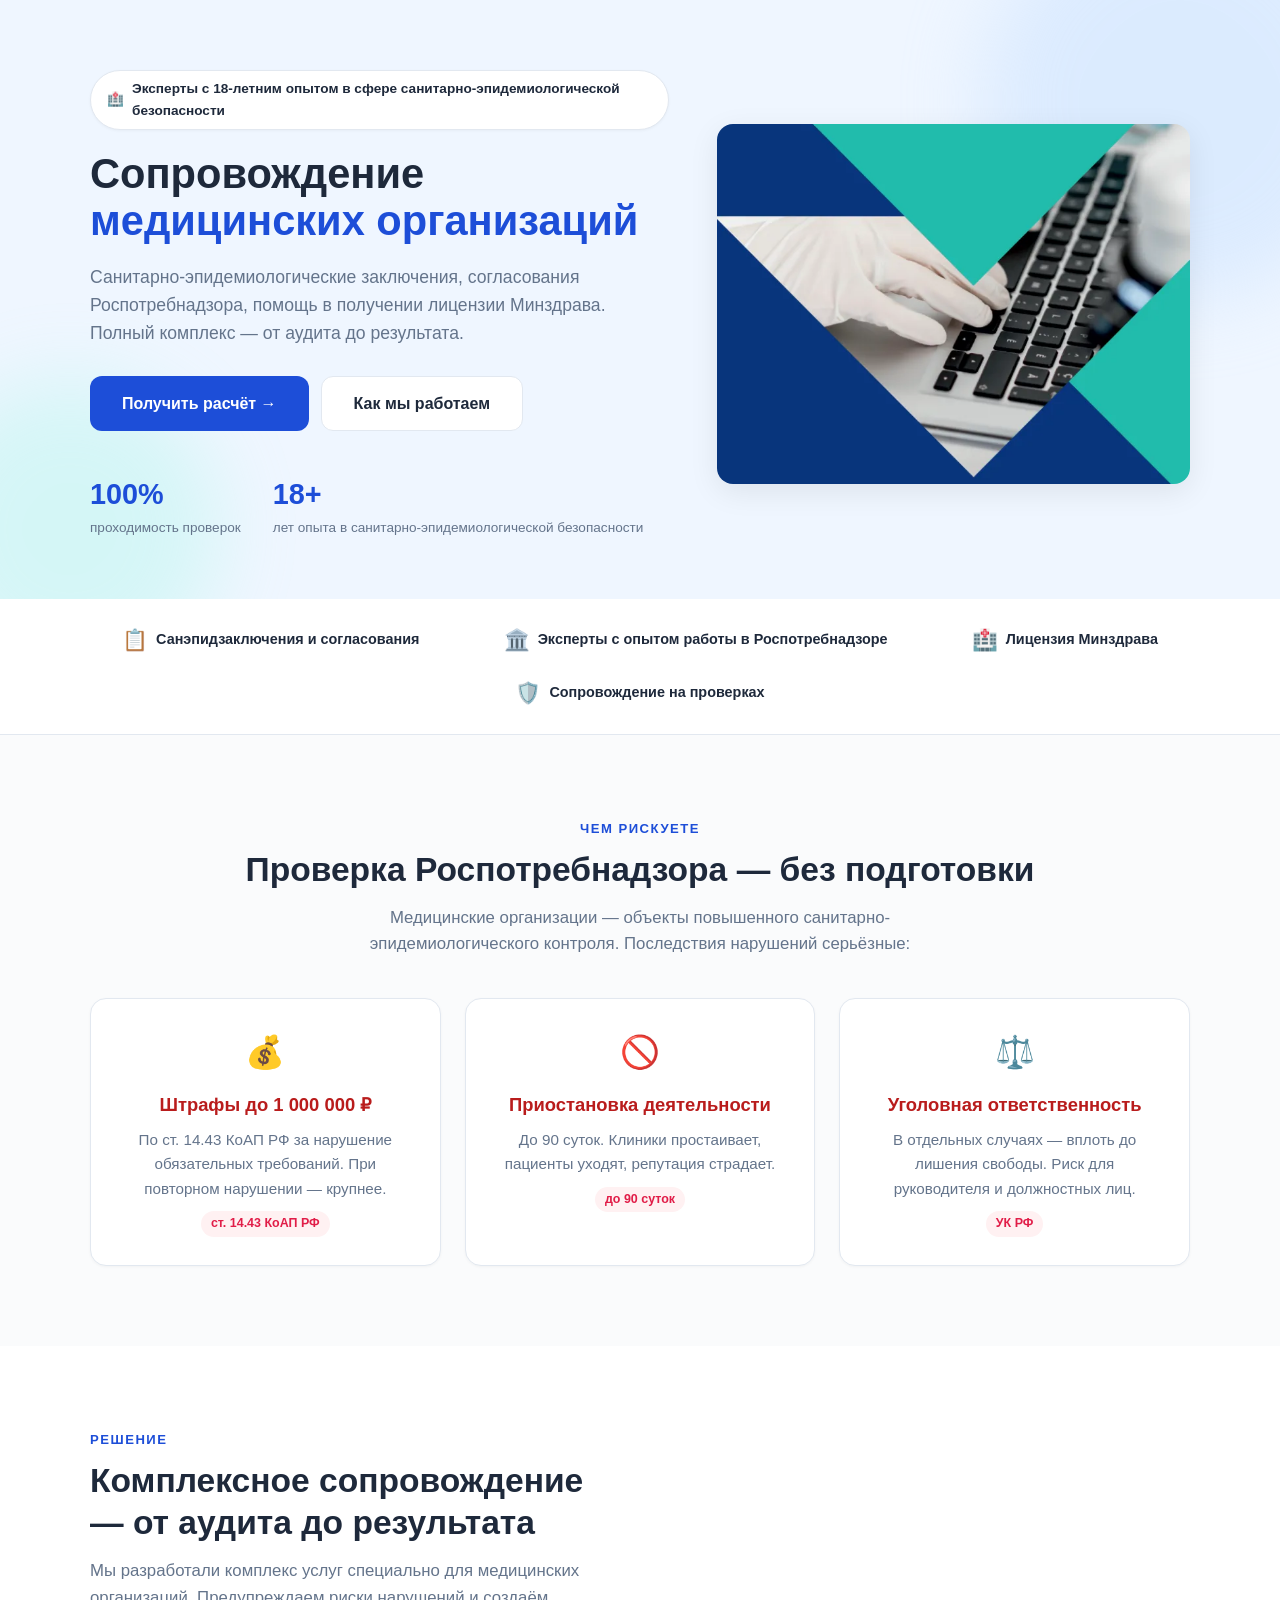
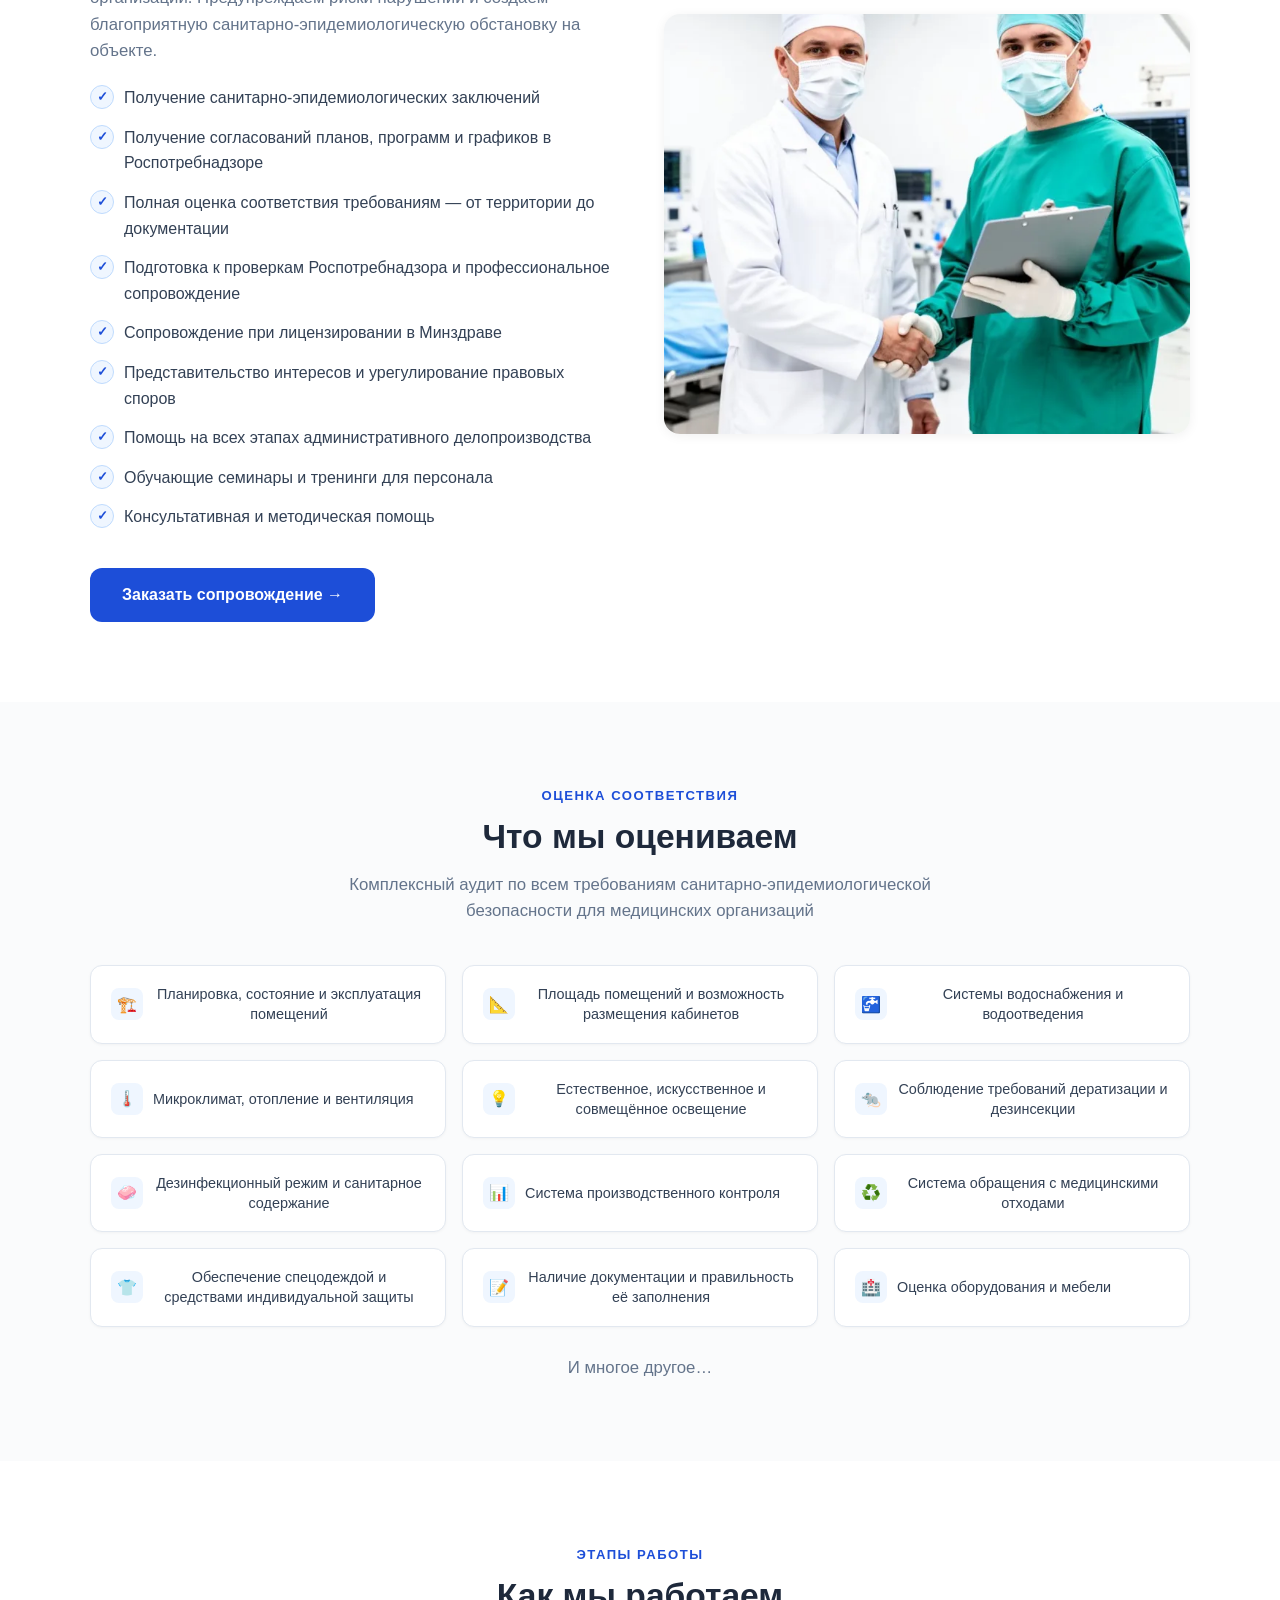
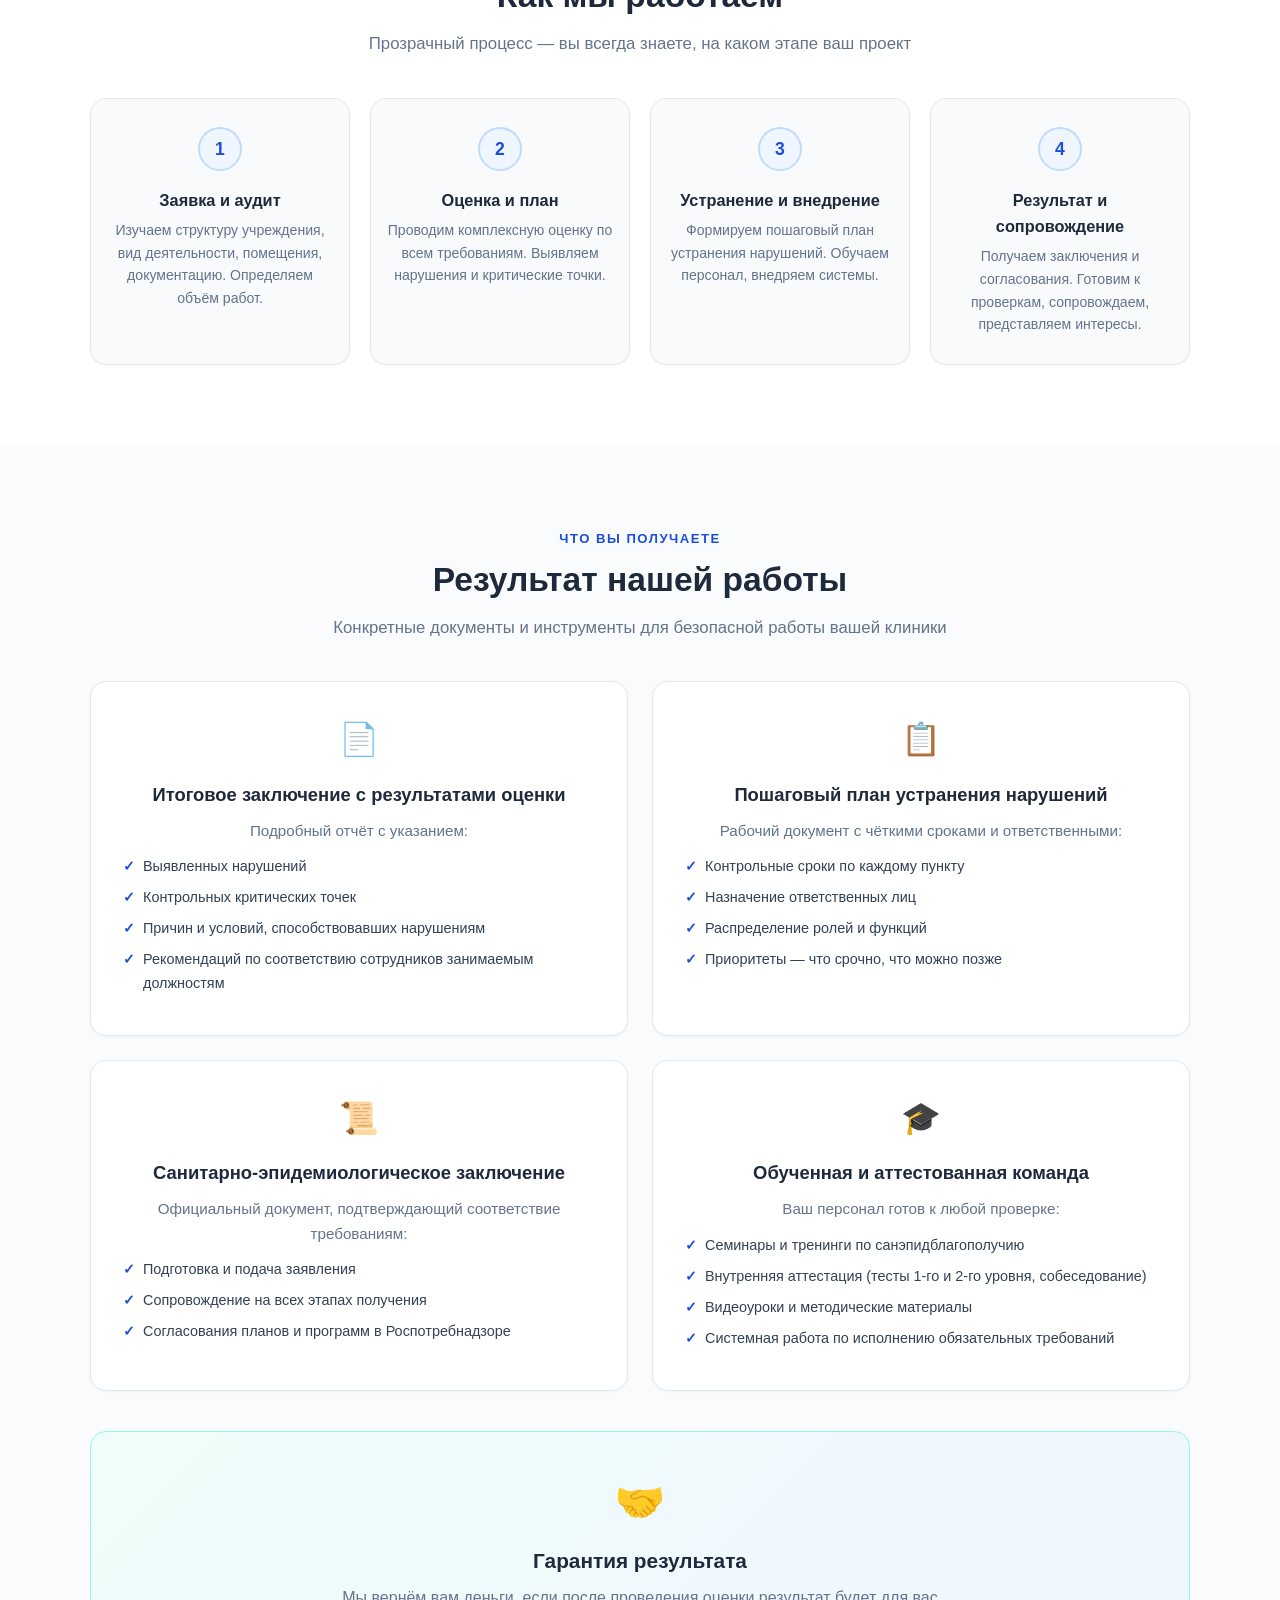
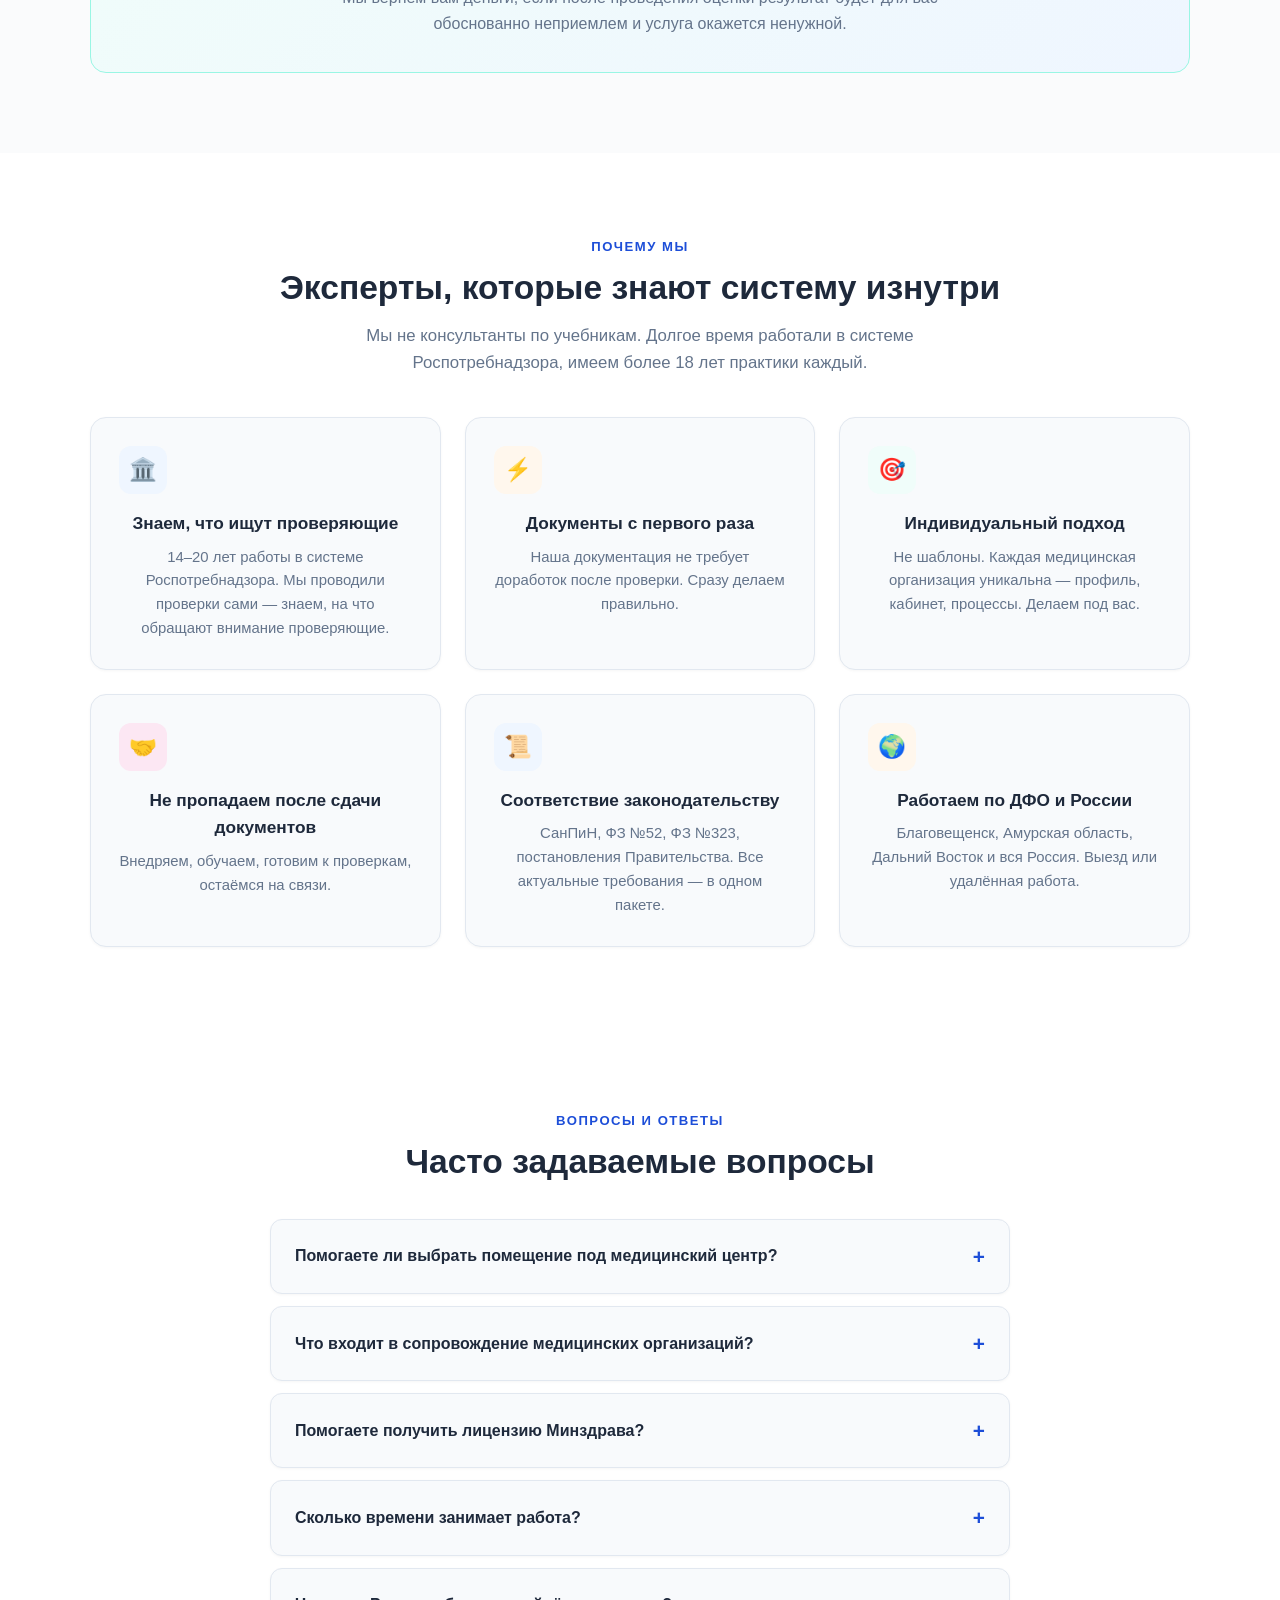
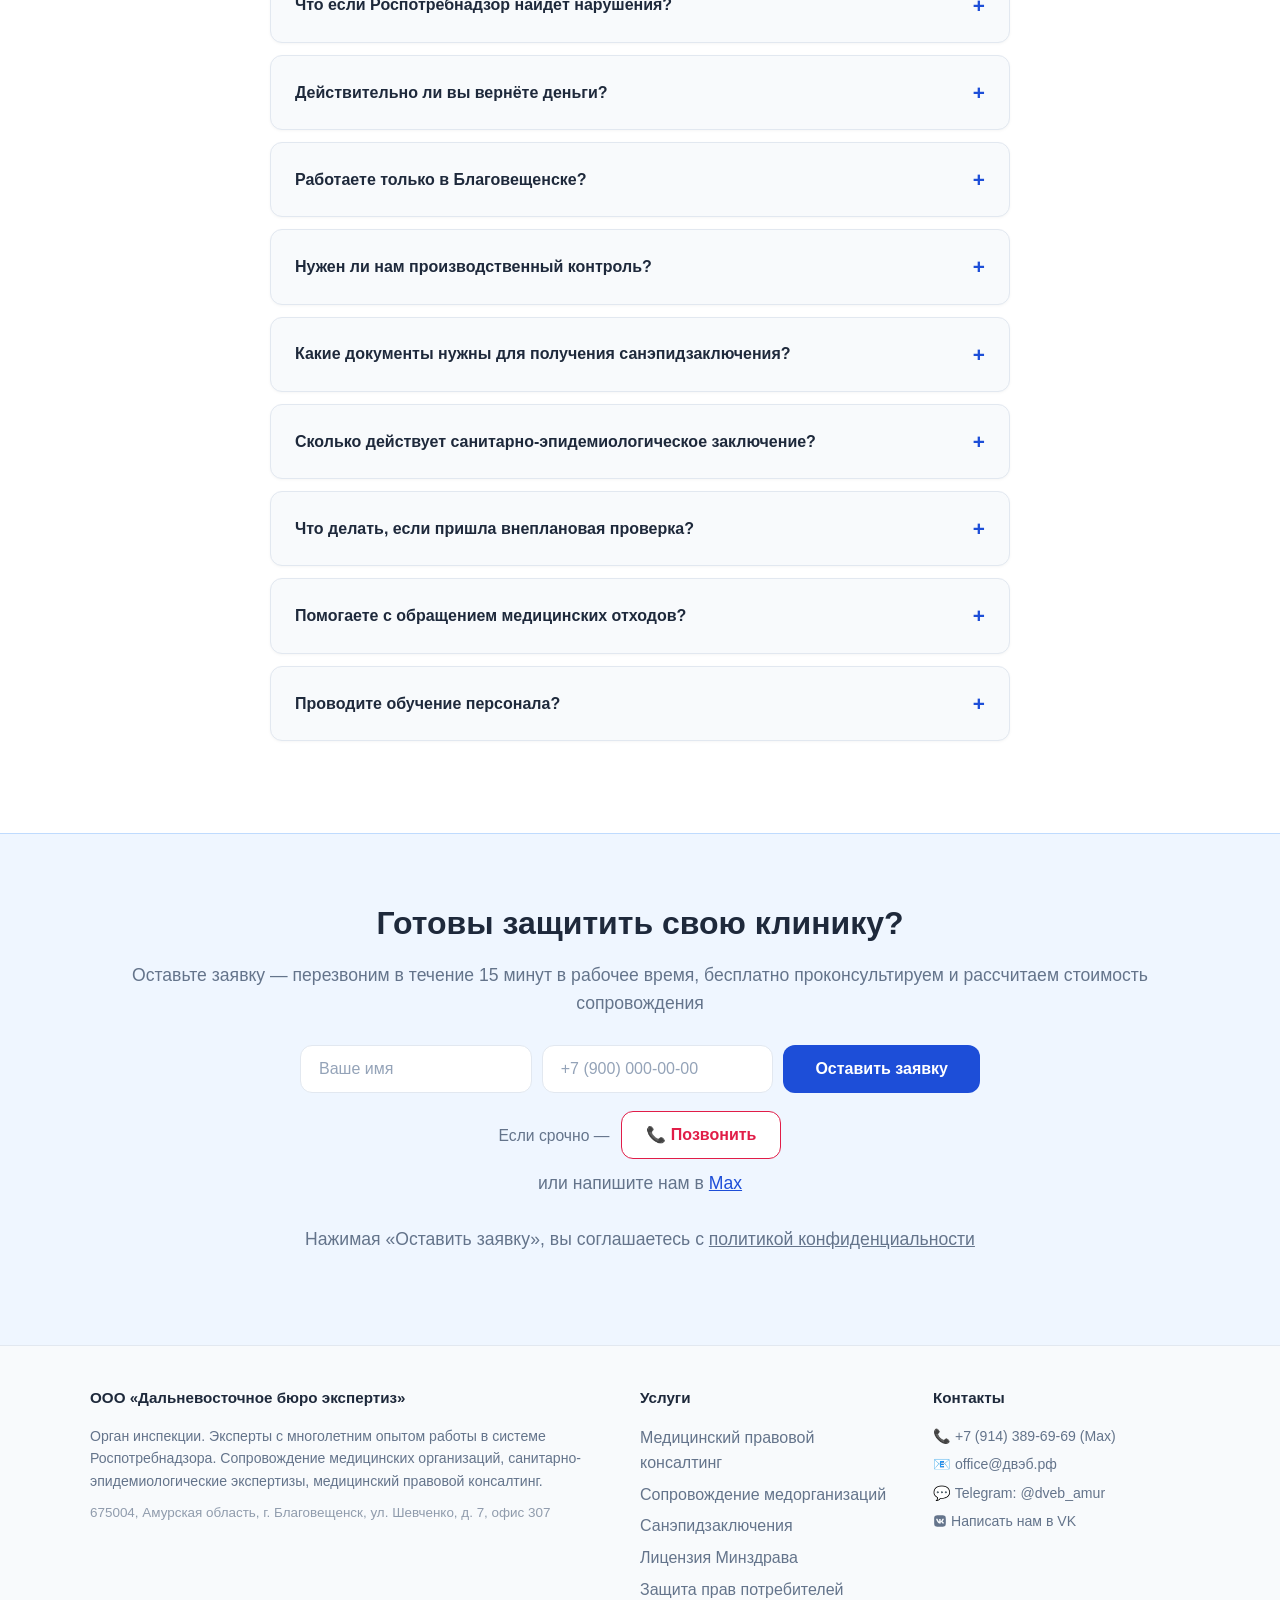
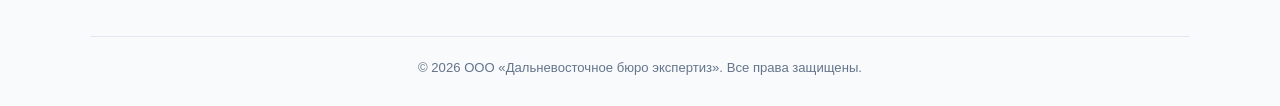
<file: medical/index.html>
<!DOCTYPE html>
<html lang="ru">
<head>
    <meta charset="UTF-8">
    <meta name="viewport" content="width=device-width, initial-scale=1.0">
    <title>Сопровождение медицинских организаций — санэпидзаключение, лицензия Минздрава, Роспотребнадзор — ДВЭБ, Благовещенск</title>
    <meta name="description" content="Комплексное сопровождение медицинских организаций: получение санитарно-эпидемиологических заключений, согласований Роспотребнадзора, помощь в лицензировании Минздрава. Эксперты с опытом работы в Роспотребнадзоре. Благовещенск и Дальний Восток.">

    <!-- Favicon -->
    <link rel="icon" type="image/svg+xml" href="favicon.svg">
    <link rel="apple-touch-icon" href="favicon.svg">
    <link rel="mask-icon" href="favicon.svg" color="#1d4ed8">

    <!-- Open Graph -->
    <meta property="og:type" content="website">
    <meta property="og:url" content="https://двэб.рф/medical/">
    <meta property="og:title" content="Сопровождение медицинских организаций — ДВЭБ, Благовещенск">
    <meta property="og:description" content="Комплексное сопровождение медорганизаций: санэпидзаключения, лицензирование, подготовка к проверкам. Эксперты с 18-летним опытом. Благовещенск и ДФО.">
    <meta property="og:image" content="https://двэб.рф/medical/img/og-hero.webp">
    <meta property="og:image:width" content="1200">
    <meta property="og:image:height" content="630">
    <meta property="og:locale" content="ru_RU">
    <meta property="og:site_name" content="ДВЭБ — Дальневосточное бюро экспертиз">

    <!-- Twitter Card -->
    <meta name="twitter:card" content="summary_large_image">
    <meta name="twitter:title" content="Сопровождение медицинских организаций — ДВЭБ, Благовещенск">
    <meta name="twitter:description" content="Комплексное сопровождение медорганизаций: санэпидзаключения, лицензирование, подготовка к проверкам. Эксперты с 18-летним опытом. Благовещенск и ДФО.">
    <meta name="twitter:image" content="https://двэб.рф/medical/img/og-hero.webp">

    <!-- Theme color -->
    <meta name="theme-color" content="#1d4ed8">

    <!-- Canonical -->
    <link rel="canonical" href="https://двэб.рф/medical/">

    <style>
        *, *::before, *::after { margin: 0; padding: 0; box-sizing: border-box; }
        html { scroll-behavior: smooth; font-size: 16px; }
        body {
            font-family: -apple-system, BlinkMacSystemFont, 'Segoe UI', Roboto, 'Helvetica Neue', Arial, sans-serif;
            color: #1e293b; line-height: 1.6; background: #fafbfc; overflow-x: hidden;
        }
        img { max-width: 100%; height: auto; display: block; }
        a { text-decoration: none; color: inherit; }
        ul { list-style: none; }

        :root {
            --blue: #1d4ed8;
            --blue-soft: #eff6ff;
            --blue-mid: #bfdbfe;
            --teal-soft: #f0fdfa;
            --teal-mid: #99f6e4;
            --green: #15803d;
            --green-soft: #f0fdf4;
            --green-mid: #bbf7d0;
            --orange: #ea580c;
            --orange-soft: #fff7ed;
            --rose-soft: #fff1f2;
            --rose: #e11d48;
            --dark: #1e293b;
            --gray: #64748b;
            --gray-light: #f8fafc;
            --border: #e2e8f0;
            --radius: 16px;
            --shadow-sm: 0 1px 3px rgba(0,0,0,0.04);
            --shadow: 0 2px 12px rgba(0,0,0,0.06);
            --shadow-lg: 0 8px 30px rgba(0,0,0,0.08);
        }

        .container { max-width: 1140px; margin: 0 auto; padding: 0 20px; }

        /* Buttons */
        .btn {
            display: inline-flex; align-items: center; justify-content: center; gap: 8px;
            padding: 14px 32px; border-radius: 12px; font-size: 1rem; font-weight: 600;
            transition: all 0.25s ease; cursor: pointer; border: none; text-align: center;
        }
        .btn-primary { background: var(--blue); color: #fff; }
        .btn-primary:hover { background: #1e40af; transform: translateY(-1px); box-shadow: 0 4px 16px rgba(29,78,216,0.25); }
        .btn-outline { background: #fff; color: var(--dark); border: 1.5px solid var(--border); }
        .btn-outline:hover { border-color: var(--blue); color: var(--blue); }
        .btn-orange { background: var(--orange); color: #fff; }
        .btn-orange:hover { background: #ea580c; transform: translateY(-1px); }

        /* Section headers */
        .section-label {
            display: inline-block; font-size: 0.82rem; font-weight: 700; letter-spacing: 1.5px;
            text-transform: uppercase; color: var(--blue); margin-bottom: 10px;
        }
        .section-title { font-size: 2.1rem; font-weight: 800; line-height: 1.25; margin-bottom: 14px; color: var(--dark); }
        .section-subtitle { font-size: 1.05rem; color: var(--gray); max-width: 640px; margin: 0 auto; }
        .text-center { text-align: center; }

        /* ===== HERO ===== */
        .hero {
            background: var(--blue-soft);
            padding: 70px 0 60px;
            position: relative; overflow: hidden;
        }
        .hero::before {
            content: ''; position: absolute; top: -100px; right: -100px;
            width: 400px; height: 400px; border-radius: 50%;
            background: var(--blue-mid); opacity: 0.4; filter: blur(40px);
        }
        .hero::after {
            content: ''; position: absolute; bottom: -80px; left: -80px;
            width: 300px; height: 300px; border-radius: 50%;
            background: var(--teal-mid); opacity: 0.3; filter: blur(40px);
        }
        .hero-inner { position: relative; z-index: 1; display: grid; grid-template-columns: 1.1fr 0.9fr; gap: 48px; align-items: center; }
        .hero-badge {
            display: inline-flex; align-items: center; gap: 8px;
            background: #fff; padding: 7px 16px; border-radius: 50px;
            font-size: 0.85rem; font-weight: 600; color: var(--dark);
            margin-bottom: 20px; box-shadow: var(--shadow-sm); border: 1px solid var(--border);
        }
        .hero h1 { font-size: 2.6rem; font-weight: 800; line-height: 1.15; margin-bottom: 18px; color: var(--dark); }
        .hero h1 span { color: var(--blue); }
        .hero-text { font-size: 1.1rem; color: var(--gray); margin-bottom: 28px; }
        .hero-buttons { display: flex; gap: 12px; flex-wrap: wrap; }
        .hero-stats { display: flex; gap: 32px; margin-top: 40px; flex-wrap: wrap; }
        .hero-stat-num { font-size: 1.8rem; font-weight: 800; color: var(--blue); }
        .hero-stat-label { font-size: 0.85rem; color: var(--gray); }
        .hero-visual {
            border-radius: var(--radius); overflow: hidden; box-shadow: var(--shadow-lg);
        }
        .hero-visual img { width: 100%; height: 360px; object-fit: cover; }

        /* ===== TRUST BAR ===== */
        .trust-bar { background: #fff; padding: 24px 0; border-bottom: 1px solid var(--border); }
        .trust-items { display: flex; justify-content: space-around; flex-wrap: wrap; gap: 20px; }
        .trust-item { display: flex; align-items: center; gap: 8px; font-weight: 600; color: var(--dark); font-size: 0.9rem; }
        .trust-icon { font-size: 1.3rem; }

        /* ===== PAIN ===== */
        .pain { padding: 80px 0; }
        .pain-grid { display: grid; grid-template-columns: repeat(3, 1fr); gap: 24px; margin-top: 40px; }
        .pain-card {
            background: #fff; border: 1px solid var(--border); border-radius: var(--radius);
            padding: 28px; transition: all 0.25s; box-shadow: var(--shadow-sm);
        }
        .pain-card:hover { box-shadow: var(--shadow-lg); transform: translateY(-3px); border-color: #fecaca; }
        .pain-card-icon { font-size: 2rem; margin-bottom: 12px; }
        .pain-card h3 { font-size: 1.15rem; font-weight: 700; margin-bottom: 8px; color: #b91c1c; }
        .pain-card p { color: var(--gray); font-size: 0.95rem; }
        .pain-card-tag { display: inline-block; background: #fff1f2; color: #e11d48; padding: 3px 10px; border-radius: 50px; font-size: 0.78rem; font-weight: 600; margin-top: 10px; }

        /* ===== SOLUTION ===== */
        .solution { padding: 80px 0; background: #fff; }
        .solution-wrap { display: grid; grid-template-columns: 1fr 1fr; gap: 48px; align-items: center; }
        .solution-image { border-radius: var(--radius); overflow: hidden; box-shadow: var(--shadow); }
        .solution-image img { width: 100%; height: 420px; object-fit: cover; }
        .solution-list { margin-top: 20px; }
        .solution-list li { display: flex; align-items: flex-start; gap: 10px; margin-bottom: 14px; font-size: 1rem; color: #334155; }
        .solution-check {
            width: 24px; height: 24px; background: var(--blue-soft); border-radius: 50%;
            display: flex; align-items: center; justify-content: center; color: var(--blue);
            font-weight: 700; flex-shrink: 0; font-size: 0.8rem; border: 1px solid var(--blue-mid);
        }

        /* ===== ASSESSMENT GRID ===== */
        .assessment { padding: 80px 0; }
        .assessment-grid { display: grid; grid-template-columns: repeat(3, 1fr); gap: 16px; margin-top: 40px; }
        .assessment-item {
            background: #fff; border: 1px solid var(--border); border-radius: 12px;
            padding: 18px 20px; display: flex; align-items: center; gap: 10px;
            transition: all 0.25s; box-shadow: var(--shadow-sm);
        }
        .assessment-item:hover { box-shadow: var(--shadow); transform: translateY(-2px); border-color: var(--blue-mid); }
        .assessment-item-icon {
            width: 32px; height: 32px; border-radius: 8px; background: var(--blue-soft);
            display: flex; align-items: center; justify-content: center; font-size: 1rem; flex-shrink: 0;
        }
        .assessment-item span { font-size: 0.9rem; color: #334155; line-height: 1.4; }

        /* ===== PROCESS ===== */
        .process { padding: 80px 0; background: #fff; }
        .process-grid { display: grid; grid-template-columns: repeat(4, 1fr); gap: 20px; margin-top: 40px; }
        .process-step { text-align: center; position: relative; background: var(--gray-light); border: 1px solid var(--border); border-radius: var(--radius); padding: 28px 16px; box-shadow: var(--shadow-sm); transition: all 0.25s; }
        .process-step:hover { box-shadow: var(--shadow); transform: translateY(-2px); }
        .process-num {
            width: 44px; height: 44px; background: var(--blue-soft); color: var(--blue); border-radius: 50%;
            display: flex; align-items: center; justify-content: center; font-size: 1.1rem; font-weight: 800;
            margin: 0 auto 16px; border: 2px solid var(--blue-mid);
        }
        .process-step h3 { font-size: 1.02rem; font-weight: 700; margin-bottom: 6px; }
        .process-step p { font-size: 0.88rem; color: var(--gray); }

        /* ===== DELIVERABLES ===== */
        .deliverables { padding: 80px 0; }
        .deliverables-grid { display: grid; grid-template-columns: repeat(2, 1fr); gap: 24px; margin-top: 40px; }
        .deliverable-card {
            background: #fff; border: 1px solid var(--border); border-radius: var(--radius);
            padding: 32px; box-shadow: var(--shadow-sm); transition: all 0.25s;
        }
        .deliverable-card:hover { box-shadow: var(--shadow); transform: translateY(-2px); }
        .deliverable-icon { font-size: 2rem; margin-bottom: 14px; }
        .deliverable-card h3 { font-size: 1.15rem; font-weight: 700; margin-bottom: 10px; color: var(--dark); }
        .deliverable-card p { color: var(--gray); font-size: 0.95rem; margin-bottom: 12px; }
        .deliverable-card ul li { display: flex; align-items: flex-start; gap: 8px; margin-bottom: 8px; font-size: 0.9rem; color: #334155; text-align: left; }
        .deliverable-card ul li::before { content: '✓'; color: var(--blue); font-weight: 700; flex-shrink: 0; }

        /* ===== ADVANTAGES ===== */
        .advantages { padding: 80px 0; background: #fff; }
        .adv-grid { display: grid; grid-template-columns: repeat(3, 1fr); gap: 24px; margin-top: 40px; }
        .adv-card { padding: 28px; border-radius: var(--radius); background: var(--gray-light); border: 1px solid var(--border); transition: all 0.25s; box-shadow: var(--shadow-sm); }
        .adv-card:hover { box-shadow: var(--shadow); transform: translateY(-2px); }
        .adv-icon { width: 48px; height: 48px; border-radius: 12px; display: flex; align-items: center; justify-content: center; font-size: 1.4rem; margin-bottom: 16px; }
        .adv-card h3 { font-size: 1.08rem; font-weight: 700; margin-bottom: 8px; }
        .adv-card p { color: var(--gray); font-size: 0.93rem; }

        /* ===== TEAM ===== */
        .team { padding: 80px 0; }
        .team-grid { display: grid; grid-template-columns: repeat(3, 1fr); gap: 24px; margin-top: 40px; align-items: start; }
        .team-card {
            background: #fff; border: 1px solid var(--border);
            border-radius: var(--radius); padding: 28px; text-align: center; transition: all 0.25s;
            box-shadow: var(--shadow-sm);
        }
        .team-card:hover { box-shadow: var(--shadow); transform: translateY(-2px); }
        .team-avatar {
            width: 128px; height: 128px; border-radius: 50%; margin: 0 auto 14px;
            display: flex; align-items: center; justify-content: center; font-size: 2.8rem; font-weight: 700;
            background: var(--blue); color: #fff;
        }
        .team-card h3 { font-size: 1.05rem; font-weight: 700; margin-bottom: 2px; color: var(--dark); }
        .team-role { color: var(--blue); font-size: 0.87rem; font-weight: 600; margin-bottom: 10px; }
        .team-exp { font-size: 0.84rem; color: var(--gray); }

        /* ===== FAQ ===== */
        .faq { padding: 80px 0; background: #fff; }
        .faq-list { max-width: 740px; margin: 36px auto 0; }
        .faq-item {
            background: var(--gray-light); border: 1px solid var(--border); border-radius: 12px; margin-bottom: 12px;
            overflow: hidden; box-shadow: var(--shadow-sm);
        }
        .faq-q { padding: 20px 24px; font-weight: 600; font-size: 1rem; cursor: pointer; display: flex; justify-content: space-between; align-items: center; transition: background 0.2s; color: var(--dark); }
        .faq-q:hover { background: var(--blue-soft); }
        .faq-q .faq-icon { transition: transform 0.3s; font-size: 1.3rem; color: var(--blue); }
        .faq-a { max-height: 0; overflow: hidden; transition: max-height 0.3s ease; }
        .faq-a-inner { padding: 0 24px 20px; color: var(--gray); font-size: 0.95rem; }
        .faq-item.open .faq-a { max-height: 400px; }
        .faq-item.open .faq-icon { transform: rotate(45deg); }

        /* ===== CTA ===== */
        .cta-final {
            padding: 64px 0; background: var(--blue-soft); text-align: center;
            border-top: 1px solid var(--blue-mid);
        }
        .cta-final h2 { font-size: 2rem; font-weight: 800; margin-bottom: 12px; color: var(--dark); }
        .cta-final p { font-size: 1.1rem; color: var(--gray); margin-bottom: 28px; }

        /* ===== CALLBACK FORM ===== */
        .callback-form { display:flex; gap:10px; justify-content:center; flex-wrap:wrap; max-width:680px; margin:0 auto; }
        .callback-form input { flex:1 1 190px; padding:14px 18px; border-radius:12px; border:1.5px solid var(--border); font-size:1rem; background:#fff; color:var(--dark); outline:none; transition:border-color .2s, box-shadow .2s; min-width:0; font-family:inherit; }
        .callback-form input:focus { border-color: var(--blue); box-shadow:0 0 0 3px rgba(29,78,216,.12); }
        .callback-form input::placeholder { color:#94a3b8; }
        .callback-urgent { margin-top:18px; color:var(--gray); font-size:0.98rem; display:flex; align-items:center; justify-content:center; gap:12px; flex-wrap:wrap; }
        .callback-alt { margin-top:10px; font-size:0.9rem; color:var(--gray); }
        .callback-alt a { color:var(--blue); text-decoration:underline; }
        .callback-note { margin-top:14px; font-size:0.8rem; color:var(--gray); }
        .callback-note a { color:var(--gray); text-decoration:underline; }
        .callback-success { display:none; background:#fff; border:1.5px solid var(--green-mid); color:var(--green); padding:16px 22px; border-radius:12px; font-weight:600; max-width:560px; margin:0 auto; }

        /* ===== FOOTER ===== */
        .footer { background: var(--gray-light); color: var(--gray); padding: 40px 0 28px; border-top: 1px solid var(--border); }
        .footer-grid { display: grid; grid-template-columns: 2fr 1fr 1fr; gap: 36px; margin-bottom: 28px; }
        .footer h4 { color: var(--dark); font-size: 0.95rem; font-weight: 700; margin-bottom: 14px; }
        .footer a:hover { color: var(--blue); }
        .footer-bottom { border-top: 1px solid var(--border); padding-top: 20px; text-align: center; font-size: 0.82rem; }
        .footer-contact li { margin-bottom: 6px; font-size: 0.88rem; }

        /* Guarantee banner */
        .guarantee {
            background: linear-gradient(135deg, var(--teal-soft), var(--blue-soft));
            border-radius: var(--radius); padding: 36px; text-align: center;
            margin-top: 40px; border: 1px solid var(--teal-mid);
        }
        .guarantee-icon { font-size: 2.5rem; margin-bottom: 12px; }
        .guarantee h3 { font-size: 1.3rem; font-weight: 800; margin-bottom: 8px; color: var(--dark); }
        .guarantee p { color: var(--gray); font-size: 1rem; max-width: 600px; margin: 0 auto; }

        @keyframes fadeUp { from { opacity: 0; transform: translateY(20px); } to { opacity: 1; transform: translateY(0); } }
        .hero-inner > * { animation: fadeUp 0.6s ease; }
        .hero-inner > *:nth-child(2) { animation-delay: 0.1s; }

        /* ===== TABLET LANDSCAPE (≤1024px) ===== */
        @media (max-width: 1024px) {
            .container { padding: 0 24px; }
            .hero h1 { font-size: 2.3rem; }
            .hero-stat-num { font-size: 1.6rem; }
            .team-grid { grid-template-columns: repeat(2, 1fr) !important; }
        }

        /* ===== TABLET PORTRAIT (≤980px) ===== */
        @media (max-width: 980px) {
            .hero-inner { grid-template-columns: 1fr; }
            .hero-visual { display: none; }
            .hero h1 { font-size: 2rem; }
            .hero { padding: 56px 0 48px; }
            .pain-grid, .adv-grid { grid-template-columns: 1fr 1fr; }
            .assessment-grid { grid-template-columns: 1fr 1fr; }
            .solution-wrap { grid-template-columns: 1fr; }
            .solution-image { order: -1; }
            .solution-image img { height: 300px; }
            .process-grid { grid-template-columns: 1fr 1fr; }
            .deliverables-grid { grid-template-columns: 1fr; }
            .footer-grid { grid-template-columns: 1fr 1fr; }
            .section-title { font-size: 1.8rem; }
            .guarantee { padding: 28px 20px; }
        }

        /* ===== LARGE MOBILE / SMALL TABLET (≤768px) ===== */
        @media (max-width: 768px) {
            .container { padding: 0 18px; }
            .hero { padding: 48px 0 40px; }
            .hero h1 { font-size: 1.75rem; }
            .hero-text { font-size: 1rem; }
            .hero-badge { font-size: 0.8rem; padding: 6px 14px; }
            .hero-stats { gap: 18px; }
            .hero-stat-num { font-size: 1.45rem; }
            .hero-stat-label { font-size: 0.78rem; }
            .section-title { font-size: 1.55rem; }
            .section-subtitle { font-size: 0.95rem; }
            .section-label { font-size: 0.76rem; }
            .pain { padding: 56px 0; }
            .solution { padding: 56px 0; }
            .assessment { padding: 56px 0; }
            .process { padding: 56px 0; }
            .deliverables { padding: 56px 0; }
            .advantages { padding: 56px 0; }
            .team { padding: 56px 0; }
            .faq { padding: 56px 0; }
            .pain-grid { grid-template-columns: 1fr; }
            .pain-card { padding: 22px; }
            .adv-grid { grid-template-columns: 1fr; }
            .adv-card { padding: 22px; }
            .assessment-grid { grid-template-columns: 1fr; }
            .assessment-item { padding: 14px 16px; }
            .process-grid { grid-template-columns: 1fr 1fr; }
            .process-step { padding: 22px 12px; }
            .footer-grid { grid-template-columns: 1fr; gap: 24px; }
            .cta-final { padding: 48px 0; }
            .cta-final h2 { font-size: 1.65rem; }
            .cta-final p { font-size: 1rem; }
            .guarantee { padding: 24px 16px; }
            .guarantee h3 { font-size: 1.15rem; }
            .faq-list { margin-top: 28px; }
            .faq-q { padding: 16px 18px; font-size: 0.93rem; }
            .faq-a-inner { padding: 0 18px 16px; font-size: 0.88rem; }
            .trust-items { gap: 12px; }
            .trust-item { font-size: 0.82rem; }
            .trust-icon { font-size: 1.1rem; }
            .btn { padding: 13px 28px; font-size: 0.95rem; }
        }

        /* ===== MOBILE (≤640px) ===== */
        @media (max-width: 640px) {
            .container { padding: 0 16px; }
            .hero { padding: 40px 0 36px; }
            .hero h1 { font-size: 1.5rem; line-height: 1.2; }
            .hero-text { font-size: 0.95rem; }
            .hero-buttons { flex-direction: column; width: 100%; }
            .hero-buttons .btn { width: 100%; padding: 14px 20px; font-size: 1rem; min-height: 52px; }
            .hero-stats { gap: 16px 24px; flex-direction: row; flex-wrap: wrap; justify-content: flex-start; }
            .hero-stat-num { font-size: 1.3rem; }
            .hero-stat-label { font-size: 0.75rem; }
            .section-title { font-size: 1.35rem; }
            .section-subtitle { font-size: 0.9rem; }
            .pain-grid, .adv-grid, .team-grid, .process-grid, .footer-grid, .assessment-grid { grid-template-columns: 1fr; }
            .team-grid { grid-template-columns: 1fr !important; }
            .team-card { padding: 22px; }
            .cta-final h2 { font-size: 1.4rem; }
            .cta-final .btn { width: 100%; min-height: 52px; }
            .callback-form { flex-direction: column; }
            .callback-form input { flex: 1 1 auto; }
            .callback-form .btn { width: 100%; min-height: 52px; }
            .callback-urgent { flex-direction: column; gap: 10px; }
            .callback-urgent .btn { width: 100%; }
            .pain-card { padding: 20px; }
            .pain-card-icon { font-size: 1.7rem; }
            .pain-card h3 { font-size: 1.05rem; }
            .deliverable-card { padding: 22px; }
            .guarantee { padding: 22px 14px; }
            .guarantee-icon { font-size: 2rem; }
            .guarantee h3 { font-size: 1.1rem; }
            .guarantee p { font-size: 0.9rem; }
            .footer-bottom { font-size: 0.76rem; padding: 16px; }
            .trust-bar { padding: 18px 0; }
            .trust-items { flex-direction: column; align-items: flex-start; gap: 8px; }
            .trust-item { font-size: 0.8rem; }
        }

        /* ===== SMALL MOBILE (≤380px) ===== */
        @media (max-width: 380px) {
            .hero h1 { font-size: 1.3rem; }
            .hero-badge { font-size: 0.74rem; }
            .section-title { font-size: 1.2rem; }
            .btn { padding: 12px 18px; font-size: 0.9rem; }
            .hero-stat-num { font-size: 1.15rem; }
            .hero-stat-label { font-size: 0.7rem; }
            .faq-q { font-size: 0.85rem; padding: 14px; }
            .faq-a-inner { font-size: 0.82rem; padding: 0 14px 14px; }
            .container { padding: 0 12px; }
        }
    </style>
    <!-- Schema.org: Organization -->
    <script type="application/ld+json">
    {
      "@context": "https://schema.org",
      "@type": "MedicalOrganization",
      "name": "ООО «Дальневосточное бюро экспертиз»",
      "alternateName": "ДВЭБ",
      "description": "Комплексное сопровождение медицинских организаций: санитарно-эпидемиологические заключения, лицензирование, подготовка к проверкам.",
      "url": "https://двэб.рф/medical/",
      "logo": "https://двэб.рф/medical/favicon.svg",
      "image": "https://двэб.рф/medical/img/og-hero.webp",
      "telephone": "+7-914-389-69-69",
      "email": "office@двэб.рф",
      "address": {
        "@type": "PostalAddress",
        "streetAddress": "ул. Шевченко, д. 7, офис 307",
        "addressLocality": "Благовещенск",
        "addressRegion": "Амурская область",
        "postalCode": "675004",
        "addressCountry": "RU"
      },
      "areaServed": {
        "@type": "Place",
        "name": "Дальневосточный федеральный округ, Россия"
      },
      "openingHoursSpecification": {
        "@type": "OpeningHoursSpecification",
        "dayOfWeek": ["Monday","Tuesday","Wednesday","Thursday","Friday"],
        "opens": "09:00",
        "closes": "18:00"
      },
      "priceRange": "$$"
    }
    </script>

    <!-- Schema.org: FAQ -->
    <script type="application/ld+json">
    {
      "@context": "https://schema.org",
      "@type": "FAQPage",
      "mainEntity": [
        {"@type":"Question","name":"Помогаете ли выбрать помещение под медицинский центр?","acceptedAnswer":{"@type":"Answer","text":"Конечно. Частая и интересная задача создания медицинских центров с нуля. Анализируем на соответствие всем требованиям санитарных правил, оцениваем площади помещений и моделируем работу."}},
        {"@type":"Question","name":"Что входит в сопровождение медицинских организаций?","acceptedAnswer":{"@type":"Answer","text":"Полный комплекс: получение санитарно-эпидемиологических заключений и согласований Роспотребнадзора, комплексная оценка соответствия требованиям, помощь в лицензировании Минздрава, подготовка к проверкам, представительство в спорах, обучение персонала."}},
        {"@type":"Question","name":"Помогаете получить лицензию Минздрава?","acceptedAnswer":{"@type":"Answer","text":"Да. Мы сопровождаем медицинские организации на всех этапах лицензирования: оцениваем соответствие помещения и оборудования требованиям, помогаем подготовить пакет документов, консультируем по всем вопросам."}},
        {"@type":"Question","name":"Сколько времени занимает работа?","acceptedAnswer":{"@type":"Answer","text":"Срок зависит от структуры учреждения, вида деятельности, сложности и объёмов работ. После первичного аудита мы называем точные сроки."}},
        {"@type":"Question","name":"Что если Роспотребнадзор найдёт нарушения?","acceptedAnswer":{"@type":"Answer","text":"Наша задача — предупредить нарушения до проверки. Мы проводим аудит, выявляем риски и даём пошаговый план устранения. Если проверка уже идёт — профессионально сопровождаем и представляем интересы."}},
        {"@type":"Question","name":"Действительно ли вы вернёте деньги?","acceptedAnswer":{"@type":"Answer","text":"Да. Если после ознакомления с отчётом о результатах проведённой оценки вы откажетесь от услуги и посчитаете её обоснованно ненужной — мы вернём деньги."}},
        {"@type":"Question","name":"Работаете только в Благовещенске?","acceptedAnswer":{"@type":"Answer","text":"Основной офис в Благовещенске. Работаем по ДФО и всей России. Возможен выезд или удалённая работа."}},
        {"@type":"Question","name":"Нужен ли нам производственный контроль?","acceptedAnswer":{"@type":"Answer","text":"Да, производственный контроль обязателен для медицинских организаций. Мы разработаем программу, поможем с выбором лаборатории и проконтролируем регулярность исследований."}},
        {"@type":"Question","name":"Какие документы нужны для получения санэпидзаключения?","acceptedAnswer":{"@type":"Answer","text":"Перечень зависит от вида медицинской деятельности. Базово: учредительные документы, свидетельство на помещение, договоры аренды, проектные материалы, результаты лабораторных исследований."}},
        {"@type":"Question","name":"Сколько действует санитарно-эпидемиологическое заключение?","acceptedAnswer":{"@type":"Answer","text":"Срок действия зависит от вида деятельности и объекта. Для большинства медицинских видов работ — как правило, бессрочно. Некоторые виды требуют получения нового заключения каждые 5 лет."}},
        {"@type":"Question","name":"Что делать, если пришла внеплановая проверка?","acceptedAnswer":{"@type":"Answer","text":"Оперативно оповестите нас. Мы профессионально сопровождаем проверки — присутствуем при осмотрах, контролируем законность действий проверяющих, помогаем с документами."}},
        {"@type":"Question","name":"Помогаете с обращением медицинских отходов?","acceptedAnswer":{"@type":"Answer","text":"Да. Оцениваем систему обращения с отходами, помогаем подобрать лицензированного подрядчика, разрабатываем схему обращения, журнал учёта и инструкции для персонала."}},
        {"@type":"Question","name":"Проводите обучение персонала?","acceptedAnswer":{"@type":"Answer","text":"Да. Проводим семинары и тренинги по санэпидблагополучию, дезинфекционному режиму, обращению с отходами. Разрабатываем систему внутренней аттестации сотрудников."}}
      ]
    }
    </script>

    <!-- Schema.org: WebSite -->
    <script type="application/ld+json">
    {
      "@context": "https://schema.org",
      "@type": "WebSite",
      "name": "ДВЭБ — Дальневосточное бюро экспертиз",
      "url": "https://двэб.рф/",
      "inLanguage": "ru-RU"
    }
    </script>

</head>
<body>
<script>
// Новый заход → наверх. Обновление страницы → остаёмся на месте.
if (!sessionStorage.getItem('dveb_visited')) {
    history.scrollRestoration = 'manual';
    window.scrollTo(0, 0);
    sessionStorage.setItem('dveb_visited', '1');
} else {
    history.scrollRestoration = 'auto';
}
</script>

<!-- HERO -->
<section class="hero">
    <div class="container">
        <div class="hero-inner">
            <div>
                <div class="hero-badge">
                    <span>🏥</span> Эксперты с 18-летним опытом в сфере санитарно-эпидемиологической безопасности
                </div>
                <h1>Сопровождение <span>медицинских организаций</span></h1>
                <p class="hero-text">
                    Санитарно-эпидемиологические заключения, согласования Роспотребнадзора,
                    помощь в получении лицензии Минздрава. Полный комплекс — от аудита до результата.
                </p>
                <div class="hero-buttons">
                    <a href="#contact" class="btn btn-primary">Получить расчёт →</a>
                    <a href="#process" class="btn btn-outline">Как мы работаем</a>
                </div>
                <div class="hero-stats">
                    <div>
                        <div class="hero-stat-num">100%</div>
                        <div class="hero-stat-label">проходимость проверок</div>
                    </div>
                    <div>
                        <div class="hero-stat-num">18+</div>
                        <div class="hero-stat-label">лет опыта в санитарно-эпидемиологической безопасности</div>
                    </div>

                </div>
            </div>
            <div class="hero-visual">
                <img src="img/hero.webp" alt="Перчатки и клавиатура — экспертиза ДВЭБ" loading="eager">
            </div>
        </div>
    </div>
</section>

<!-- TRUST BAR -->
<section class="trust-bar">
    <div class="container">
        <div class="trust-items">
            <div class="trust-item"><span class="trust-icon">📋</span> Санэпидзаключения и согласования</div>
            <div class="trust-item"><span class="trust-icon">🏛️</span> Эксперты с опытом работы в Роспотребнадзоре</div>
            <div class="trust-item"><span class="trust-icon">🏥</span> Лицензия Минздрава</div>
            <div class="trust-item"><span class="trust-icon">🛡️</span> Сопровождение на проверках</div>
        </div>
    </div>
</section>

<!-- PAIN -->
<section class="pain" id="pain">
    <div class="container text-center">
        <span class="section-label">Чем рискуете</span>
        <h2 class="section-title">Проверка Роспотребнадзора — без подготовки</h2>
        <p class="section-subtitle">Медицинские организации — объекты повышенного санитарно-эпидемиологического контроля. Последствия нарушений серьёзные:</p>
        <div class="pain-grid">
            <div class="pain-card">
                <div class="pain-card-icon">💰</div>
                <h3>Штрафы до 1 000 000 ₽</h3>
                <p>По ст. 14.43 КоАП РФ за нарушение обязательных требований. При повторном нарушении — крупнее.</p>
                <span class="pain-card-tag">ст. 14.43 КоАП РФ</span>
            </div>
            <div class="pain-card">
                <div class="pain-card-icon">🚫</div>
                <h3>Приостановка деятельности</h3>
                <p>До 90 суток. Клиники простаивает, пациенты уходят, репутация страдает.</p>
                <span class="pain-card-tag">до 90 суток</span>
            </div>
            <div class="pain-card">
                <div class="pain-card-icon">⚖️</div>
                <h3>Уголовная ответственность</h3>
                <p>В отдельных случаях — вплоть до лишения свободы. Риск для руководителя и должностных лиц.</p>
                <span class="pain-card-tag">УК РФ</span>
            </div>
        </div>
    </div>
</section>

<!-- SOLUTION -->
<section class="solution" id="solution">
    <div class="container">
        <div class="solution-wrap">
            <div>
                <span class="section-label">Решение</span>
                <h2 class="section-title" style="text-align:left;">Комплексное сопровождение — от аудита до результата</h2>
                <p style="font-size:1.05rem; color:var(--gray); margin-bottom:18px;">
                    Мы разработали комплекс услуг специально для медицинских организаций.
                    Предупреждаем риски нарушений и создаём благоприятную санитарно-эпидемиологическую обстановку на объекте.
                </p>
                <ul class="solution-list">
                    <li><span class="solution-check">✓</span> Получение санитарно-эпидемиологических заключений</li>
                    <li><span class="solution-check">✓</span> Получение согласований планов, программ и графиков в Роспотребнадзоре</li>
                    <li><span class="solution-check">✓</span> Полная оценка соответствия требованиям — от территории до документации</li>
                    <li><span class="solution-check">✓</span> Подготовка к проверкам Роспотребнадзора и профессиональное сопровождение</li>
                    <li><span class="solution-check">✓</span> Сопровождение при лицензировании в Минздраве</li>
                    <li><span class="solution-check">✓</span> Представительство интересов и урегулирование правовых споров</li>
                    <li><span class="solution-check">✓</span> Помощь на всех этапах административного делопроизводства</li>
                    <li><span class="solution-check">✓</span> Обучающие семинары и тренинги для персонала</li>
                    <li><span class="solution-check">✓</span> Консультативная и методическая помощь</li>
                </ul>
                <a href="#contact" class="btn btn-primary" style="margin-top:24px;">Заказать сопровождение →</a>
            </div>
            <div class="solution-image">
                <img src="img/clinic.webp" alt="Осмотр медицинской клиники на соответствие требованиям" loading="lazy">
            </div>
        </div>
    </div>
</section>

<!-- ASSESSMENT GRID -->
<section class="assessment" id="assessment">
    <div class="container text-center">
        <span class="section-label">Оценка соответствия</span>
        <h2 class="section-title">Что мы оцениваем</h2>
        <p class="section-subtitle">Комплексный аудит по всем требованиям санитарно-эпидемиологической безопасности для медицинских организаций</p>
        <div class="assessment-grid">
            <div class="assessment-item">
                <div class="assessment-item-icon">🏗️</div>
                <span>Планировка, состояние и эксплуатация помещений</span>
            </div>
            <div class="assessment-item">
                <div class="assessment-item-icon">📐</div>
                <span>Площадь помещений и возможность размещения кабинетов</span>
            </div>
            <div class="assessment-item">
                <div class="assessment-item-icon">🚰</div>
                <span>Системы водоснабжения и водоотведения</span>
            </div>
            <div class="assessment-item">
                <div class="assessment-item-icon">🌡️</div>
                <span>Микроклимат, отопление и вентиляция</span>
            </div>
            <div class="assessment-item">
                <div class="assessment-item-icon">💡</div>
                <span>Естественное, искусственное и совмещённое освещение</span>
            </div>
            <div class="assessment-item">
                <div class="assessment-item-icon">🐀</div>
                <span>Соблюдение требований дератизации и дезинсекции</span>
            </div>
            <div class="assessment-item">
                <div class="assessment-item-icon">🧼</div>
                <span>Дезинфекционный режим и санитарное содержание</span>
            </div>
            <div class="assessment-item">
                <div class="assessment-item-icon">📊</div>
                <span>Система производственного контроля</span>
            </div>
            <div class="assessment-item">
                <div class="assessment-item-icon">♻️</div>
                <span>Система обращения с медицинскими отходами</span>
            </div>
            <div class="assessment-item">
                <div class="assessment-item-icon">👕</div>
                <span>Обеспечение спецодеждой и средствами индивидуальной защиты</span>
            </div>
            <div class="assessment-item">
                <div class="assessment-item-icon">📝</div>
                <span>Наличие документации и правильность её заполнения</span>
            </div>
            <div class="assessment-item">
                <div class="assessment-item-icon">🏥</div>
                <span>Оценка оборудования и мебели</span>
            </div>
        </div>
        <p style="margin-top:28px; font-size:1.05rem; color:var(--gray); font-weight:500;">И многое другое…</p>
    </div>
</section>

<!-- PROCESS -->
<section class="process" id="process">
    <div class="container text-center">
        <span class="section-label">Этапы работы</span>
        <h2 class="section-title">Как мы работаем</h2>
        <p class="section-subtitle">Прозрачный процесс — вы всегда знаете, на каком этапе ваш проект</p>
        <div class="process-grid">
            <div class="process-step">
                <div class="process-num">1</div>
                <h3>Заявка и аудит</h3>
                <p>Изучаем структуру учреждения, вид деятельности, помещения, документацию. Определяем объём работ.</p>
            </div>
            <div class="process-step">
                <div class="process-num">2</div>
                <h3>Оценка и план</h3>
                <p>Проводим комплексную оценку по всем требованиям. Выявляем нарушения и критические точки.</p>
            </div>
            <div class="process-step">
                <div class="process-num">3</div>
                <h3>Устранение и внедрение</h3>
                <p>Формируем пошаговый план устранения нарушений. Обучаем персонал, внедряем системы.</p>
            </div>
            <div class="process-step">
                <div class="process-num">4</div>
                <h3>Результат и сопровождение</h3>
                <p>Получаем заключения и согласования. Готовим к проверкам, сопровождаем, представляем интересы.</p>
            </div>
        </div>
    </div>
</section>

<!-- DELIVERABLES -->
<section class="deliverables" id="deliverables">
    <div class="container text-center">
        <span class="section-label">Что вы получаете</span>
        <h2 class="section-title">Результат нашей работы</h2>
        <p class="section-subtitle">Конкретные документы и инструменты для безопасной работы вашей клиники</p>
        <div class="deliverables-grid">
            <div class="deliverable-card">
                <div class="deliverable-icon">📄</div>
                <h3>Итоговое заключение с результатами оценки</h3>
                <p>Подробный отчёт с указанием:</p>
                <ul>
                    <li>Выявленных нарушений</li>
                    <li>Контрольных критических точек</li>
                    <li>Причин и условий, способствовавших нарушениям</li>
                    <li>Рекомендаций по соответствию сотрудников занимаемым должностям</li>
                </ul>
            </div>
            <div class="deliverable-card">
                <div class="deliverable-icon">📋</div>
                <h3>Пошаговый план устранения нарушений</h3>
                <p>Рабочий документ с чёткими сроками и ответственными:</p>
                <ul>
                    <li>Контрольные сроки по каждому пункту</li>
                    <li>Назначение ответственных лиц</li>
                    <li>Распределение ролей и функций</li>
                    <li>Приоритеты — что срочно, что можно позже</li>
                </ul>
            </div>
            <div class="deliverable-card">
                <div class="deliverable-icon">📜</div>
                <h3>Санитарно-эпидемиологическое заключение</h3>
                <p>Официальный документ, подтверждающий соответствие требованиям:</p>
                <ul>
                    <li>Подготовка и подача заявления</li>
                    <li>Сопровождение на всех этапах получения</li>
                    <li>Согласования планов и программ в Роспотребнадзоре</li>
                </ul>
            </div>
            <div class="deliverable-card">
                <div class="deliverable-icon">🎓</div>
                <h3>Обученная и аттестованная команда</h3>
                <p>Ваш персонал готов к любой проверке:</p>
                <ul>
                    <li>Семинары и тренинги по санэпидблагополучию</li>
                    <li>Внутренняя аттестация (тесты 1-го и 2-го уровня, собеседование)</li>
                    <li>Видеоуроки и методические материалы</li>
                    <li>Системная работа по исполнению обязательных требований</li>
                </ul>
            </div>
        </div>

        <!-- Guarantee -->
        <div class="guarantee">
            <div class="guarantee-icon">🤝</div>
            <h3>Гарантия результата</h3>
            <p>Мы вернём вам деньги, если после проведения оценки результат будет для вас обоснованно неприемлем и услуга окажется ненужной.</p>
        </div>
    </div>
</section>

<!-- ADVANTAGES -->
<section class="advantages" id="advantages">
    <div class="container text-center">
        <span class="section-label">Почему мы</span>
        <h2 class="section-title">Эксперты, которые знают систему изнутри</h2>
        <p class="section-subtitle">Мы не консультанты по учебникам. Долгое время работали в системе Роспотребнадзора, имеем более 18 лет практики каждый.</p>
        <div class="adv-grid">
            <div class="adv-card">
                <div class="adv-icon" style="background:var(--blue-soft);">🏛️</div>
                <h3>Знаем, что ищут проверяющие</h3>
                <p>14–20 лет работы в системе Роспотребнадзора. Мы проводили проверки сами — знаем, на что обращают внимание проверяющие.</p>
            </div>
            <div class="adv-card">
                <div class="adv-icon" style="background:var(--orange-soft);">⚡</div>
                <h3>Документы с первого раза</h3>
                <p>Наша документация не требует доработок после проверки. Сразу делаем правильно.</p>
            </div>
            <div class="adv-card">
                <div class="adv-icon" style="background:var(--teal-soft);">🎯</div>
                <h3>Индивидуальный подход</h3>
                <p>Не шаблоны. Каждая медицинская организация уникальна — профиль, кабинет, процессы. Делаем под вас.</p>
            </div>
            <div class="adv-card">
                <div class="adv-icon" style="background:#fce7f3;">🤝</div>
                <h3>Не пропадаем после сдачи документов</h3>
                <p>Внедряем, обучаем, готовим к проверкам, остаёмся на связи.</p>
            </div>
            <div class="adv-card">
                <div class="adv-icon" style="background:var(--blue-soft);">📜</div>
                <h3>Соответствие законодательству</h3>
                <p>СанПиН, ФЗ №52, ФЗ №323, постановления Правительства. Все актуальные требования — в одном пакете.</p>
            </div>
            <div class="adv-card">
                <div class="adv-icon" style="background:var(--orange-soft);">🌍</div>
                <h3>Работаем по ДФО и России</h3>
                <p>Благовещенск, Амурская область, Дальний Восток и вся Россия. Выезд или удалённая работа.</p>
            </div>
        </div>
    </div>
</section>

<!-- FAQ -->
<section class="faq" id="faq">
    <div class="container text-center">
        <span class="section-label">Вопросы и ответы</span>
        <h2 class="section-title">Часто задаваемые вопросы</h2>
        <div class="faq-list">
            <div class="faq-item">
                <div class="faq-q">
                    Помогаете ли выбрать помещение под медицинский центр? <span class="faq-icon">+</span>
                </div>
                <div class="faq-a"><div class="faq-a-inner">
                    Конечно. Частая и интересная задача создания медицинских центров с нуля. Анализируем на соответствие всем требованиям санитарных правил, оцениваем площади помещений и моделируем работу.
                </div></div>
            </div>
            <div class="faq-item">
                <div class="faq-q">
                    Что входит в сопровождение медицинских организаций? <span class="faq-icon">+</span>
                </div>
                <div class="faq-a"><div class="faq-a-inner">
                    Полный комплекс: получение санитарно-эпидемиологических заключений и согласований Роспотребнадзора, комплексная оценка соответствия требованиям (помещения, оборудование, документация, персонал), помощь в лицензировании Минздрава, подготовка к проверкам, представительство в спорах, обучение персонала.
                </div></div>
            </div>
            <div class="faq-item">
                <div class="faq-q">
                    Помогаете получить лицензию Минздрава? <span class="faq-icon">+</span>
                </div>
                <div class="faq-a"><div class="faq-a-inner">
                    Да. Мы сопровождаем медицинские организации на всех этапах лицензирования: оцениваем соответствие помещения и оборудования требованиям, помогаем подготовить пакет документов, консультируем по всем вопросам, которые возникают в процессе получения лицензии.
                </div></div>
            </div>
            <div class="faq-item">
                <div class="faq-q">
                    Сколько времени занимает работа? <span class="faq-icon">+</span>
                </div>
                <div class="faq-a"><div class="faq-a-inner">
                    Срок зависит от структуры учреждения, вида деятельности, сложности и объёмов работ. После первичного аудита мы называем точные сроки. На практике наши услуги многократно окупаются, позволяя оптимизировать деятельность и снизить будущие финансовые издержки.
                </div></div>
            </div>
            <div class="faq-item">
                <div class="faq-q">
                    Что если Роспотребнадзор найдёт нарушения? <span class="faq-icon">+</span>
                </div>
                <div class="faq-a"><div class="faq-a-inner">
                    Наша задача — предупредить нарушения до проверки. Мы проводим аудит, выявляем риски и даём пошаговый план устранения. Если проверка уже идёт — профессионально сопровождаем, помогаем в административном делопроизводстве и представляем ваши интересы в государственном органе.
                </div></div>
            </div>
            <div class="faq-item">
                <div class="faq-q">
                    Действительно ли вы вернёте деньги? <span class="faq-icon">+</span>
                </div>
                <div class="faq-a"><div class="faq-a-inner">
                    Да. Если после ознакомления с отчётом о результатах проведённой оценки вы откажетесь от услуги и посчитаете её обоснованно ненужной — мы вернём деньги. Это наша гарантия.
                </div></div>
            </div>
            <div class="faq-item">
                <div class="faq-q">
                    Работаете только в Благовещенске? <span class="faq-icon">+</span>
                </div>
                <div class="faq-a"><div class="faq-a-inner">
                    Основной офис в Благовещенске. Работаем по ДФО и всей России. Возможен выезд или удалённая работа.
                </div></div>
            </div>
            <div class="faq-item">
                <div class="faq-q">
                    Нужен ли нам производственный контроль? <span class="faq-icon">+</span>
                </div>
                <div class="faq-a"><div class="faq-a-inner">
                    Да, производственный контроль обязателен для медицинских организаций. Мы разработаем программу производственного контроля, поможем с выбором аккредитованной лаборатории и проконтролируем регулярность исследований.
                </div></div>
            </div>
            <div class="faq-item">
                <div class="faq-q">
                    Какие документы нужны для получения санэпидзаключения? <span class="faq-icon">+</span>
                </div>
                <div class="faq-a"><div class="faq-a-inner">
                    Перечень зависит от вида медицинской деятельности. Базово: учредительные документы, свидетельство на помещение, договоры аренды, проектные материалы, результаты лабораторных исследований. Мы поможем собрать и оформить полный пакет.
                </div></div>
            </div>
            <div class="faq-item">
                <div class="faq-q">
                    Сколько действует санитарно-эпидемиологическое заключение? <span class="faq-icon">+</span>
                </div>
                <div class="faq-a"><div class="faq-a-inner">
                    Срок действия зависит от вида деятельности и объекта. Для большинства медицинских видов работ (услуг) — как правило, бессрочно. Также некоторые виды работ требуют получения нового заключения каждые 5 лет.
                </div></div>
            </div>
            <div class="faq-item">
                <div class="faq-q">
                    Что делать, если пришла внеплановая проверка? <span class="faq-icon">+</span>
                </div>
                <div class="faq-a"><div class="faq-a-inner">
                    Оперативно оповестите нас. Мы профессионально сопровождаем проверки — присутствуем при осмотрах, контролируем законность действий проверяющих, помогаем с предоставлением документов и защитой интересов организации.
                </div></div>
            </div>
            <div class="faq-item">
                <div class="faq-q">
                    Помогаете с обращением медицинских отходов? <span class="faq-icon">+</span>
                </div>
                <div class="faq-a"><div class="faq-a-inner">
                    Да. Оцениваем систему обращения с отходами, помогаем подобрать лицензированного подрядчика, разрабатываем схему обращения, журнал учёта и инструкции для персонала.
                </div></div>
            </div>
            <div class="faq-item">
                <div class="faq-q">
                    Проводите обучение персонала? <span class="faq-icon">+</span>
                </div>
                <div class="faq-a"><div class="faq-a-inner">
                    Да. Проводим семинары и тренинги по санитарно-эпидемиологическому благополучию, дезинфекционному режиму, обращению с отходами. Разрабатываем систему внутренней аттестации сотрудников — тесты 1-го и 2-го уровня, устное собеседование. Берём сотрудников под патронаж.
                </div></div>
            </div>
        </div>
    </div>
</section>

<!-- CTA -->
<section class="cta-final" id="contact">
    <div class="container">
        <h2>Готовы защитить свою клинику?</h2>
        <p>Оставьте заявку — перезвоним в течение 15 минут в рабочее время, бесплатно проконсультируем и рассчитаем стоимость сопровождения</p>
        <form class="callback-form" id="callbackForm" autocomplete="on">
            <input type="text" name="name" placeholder="Ваше имя" required>
            <input type="tel" name="phone" placeholder="+7 (900) 000-00-00" required>
            <button type="submit" class="btn btn-primary">Оставить заявку</button>
        </form>
        <div class="callback-urgent">Если срочно —
            <a href="tel:+79143896969" class="btn btn-outline" style="border-color:#e11d48; color:#e11d48; padding:10px 24px;">📞 Позвонить</a>
        </div>
        <p class="callback-alt">или напишите нам в <a href="https://max.ru/dveb_amur" target="_blank" rel="noopener">Max</a></p>
        <p class="callback-note">Нажимая «Оставить заявку», вы соглашаетесь с <a href="/privacy.html">политикой конфиденциальности</a></p>
        <div class="callback-success" id="callbackSuccess">✅ Заявка отправлена! Перезвоним в течение 15 минут в рабочее время</div>
    </div>
</section>

<!-- FOOTER -->
<footer class="footer">
    <div class="container">
        <div class="footer-grid">
            <div>
                <h4>ООО «Дальневосточное бюро экспертиз»</h4>
                <p style="margin-bottom:10px; font-size:0.88rem;">Орган инспекции. Эксперты с многолетним опытом работы в системе Роспотребнадзора. Сопровождение медицинских организаций, санитарно-эпидемиологические экспертизы, медицинский правовой консалтинг.</p>
                <p style="font-size:0.84rem; opacity:0.7;">675004, Амурская область, г. Благовещенск, ул. Шевченко, д. 7, офис 307</p>
            </div>
            <div>
                <h4>Услуги</h4>
                <ul>
                    <li style="margin-bottom:6px;">Медицинский правовой консалтинг</li>
                    <li style="margin-bottom:6px;">Сопровождение медорганизаций</li>
                    <li style="margin-bottom:6px;">Санэпидзаключения</li>
                    <li style="margin-bottom:6px;">Лицензия Минздрава</li>
                    <li style="margin-bottom:6px;">Защита прав потребителей</li>
                </ul>
            </div>
            <div>
                <h4>Контакты</h4>
                <ul class="footer-contact">
                    <li>📞 +7 (914) 389-69-69 (Max)</li>
                    <li>📧 office@двэб.рф</li>
                    <li>💬 Telegram: @dveb_amur</li>
                    <li><a href="https://vk.ru/im/convo/-238950097" style="display:inline-flex; align-items:center; gap:4px;"><svg width="14" height="14" viewBox="0 0 24 24" fill="currentColor" style="vertical-align:middle;"><path d="M15.07 2H8.93C3.33 2 2 3.33 2 8.93v6.14C2 20.67 3.33 22 8.93 22h6.14c5.6 0 6.93-1.33 6.93-6.93V8.93C22 3.33 20.67 2 15.07 2zm3.27 14.27h-1.46c-.55 0-.72-.44-1.71-1.43-.86-.83-1.24-.94-1.45-.94-.3 0-.39.08-.39.5v1.31c0 .36-.11.57-1.06.57-1.57 0-3.31-.95-4.53-2.72-1.84-2.58-2.34-4.52-2.34-4.92 0-.22.08-.42.5-.42h1.46c.37 0 .51.17.65.57.72 2.08 1.92 3.9 2.42 3.9.19 0 .27-.08.27-.56V10.2c-.06-1-.59-1.09-.59-1.45 0-.17.14-.34.37-.34h2.29c.31 0 .42.17.42.54v2.89c0 .31.14.42.22.42.19 0 .35-.11.7-.46 1.08-1.21 1.85-3.07 1.85-3.07.1-.22.27-.42.64-.42h1.46c.44 0 .53.22.44.54-.18.83-1.93 3.29-1.93 3.29-.15.25-.21.36 0 .64.15.21.65.64.98 1.03.61.69 1.08 1.27 1.21 1.66.12.39-.08.59-.46.59z"/></svg> Написать нам в VK</a></li>
                </ul>
            </div>
        </div>
        <div class="footer-bottom">
            <p>© 2026 ООО «Дальневосточное бюро экспертиз». Все права защищены.</p>
        </div>
    </div>
</footer>

<!-- Yandex.Metrika counter -->
<script type="text/javascript">
    (function(m,e,t,r,i,k,a){
        m[i]=m[i]||function(){(m[i].a=m[i].a||[]).push(arguments)};
        m[i].l=1*new Date();
        for (var j = 0; j < document.scripts.length; j++) {if (document.scripts[j].src === r) { return; }}
        k=e.createElement(t),a=e.getElementsByTagName(t)[0],k.async=1,k.src=r,a.parentNode.insertBefore(k,a)
    })(window, document, "script", "https://mc.yandex.ru/metrika/tag.js", "ym");

    ym(53775253, "init", {
        clickmap:true,
        trackLinks:true,
        accurateTrackBounce:true,
        webvisor:true,
        params:{page:"medical"}
    });

    // Цель: клик по телефону
    document.querySelector('a[href^="tel:"]')?.addEventListener('click', function() {
        ym(53775253, 'reachGoal', 'click_phone');
    });

    // Цель: клик по кнопке Max
    document.querySelector('a[href*="max.ru"]')?.addEventListener('click', function() {
        ym(53775253, 'reachGoal', 'click_max');
    });

    // Цель: скролл до CTA
    var ctaReached = false;
    var ctaBlock = document.getElementById('contact');
    if (ctaBlock) {
        var ctaObserver = new IntersectionObserver(function(entries) {
            if (entries[0].isIntersecting && !ctaReached) {
                ctaReached = true;
                ym(53775253, 'reachGoal', 'scroll_cta');
            }
        }, { threshold: 0.3 });
        ctaObserver.observe(ctaBlock);
    }

    // Цель: 60+ секунд на странице
    setTimeout(function() {
        ym(53775253, 'reachGoal', 'time_60sec');
    }, 60000);
</script>
<noscript><div><img src="https://mc.yandex.ru/watch/53775253" style="position:absolute; left:-9999px;" alt=""></div></noscript>
<!-- /Yandex.Metrika counter -->

<script>
    document.querySelectorAll('.faq-q').forEach(q => {
        q.addEventListener('click', () => {
            const item = q.parentElement;
            const isOpen = item.classList.contains('open');
            document.querySelectorAll('.faq-item').forEach(i => i.classList.remove('open'));
            if (!isOpen) item.classList.add('open');
        });
    });

    const observer = new IntersectionObserver((entries) => {
        entries.forEach(entry => {
            if (entry.isIntersecting) {
                entry.target.style.opacity = '1';
                entry.target.style.transform = 'translateY(0)';
            }
        });
    }, { threshold: 0.1 });

    document.querySelectorAll('.pain-card, .adv-card, .team-card, .process-step, .assessment-item, .deliverable-card').forEach(el => {
        el.style.opacity = '0';
        el.style.transform = 'translateY(20px)';
        el.style.transition = 'opacity 0.5s ease, transform 0.5s ease';
        observer.observe(el);
    });
</script>

<script src="/js/form-config.js"></script>
<script>
(function() {
    var form = document.getElementById('callbackForm');
    if (!form) return;

    form.addEventListener('submit', function(e) {
        e.preventDefault();
        var name = (form.querySelector('input[name="name"]').value || '').trim();
        var phone = (form.querySelector('input[name="phone"]').value || '').trim();
        if (!name || !phone) return;

        var btn = form.querySelector('button[type="submit"]');
        if (btn) { btn.disabled = true; btn.textContent = 'Отправка...'; }

        if (window.ym) ym(53775253, 'reachGoal', 'med_callback_submit');

        var payload = { formType: 'Мед-лендинг — перезвонить', name: name, phone: phone };
        var finish = function() {
            form.style.display = 'none';
            var s = document.getElementById('callbackSuccess');
            if (s) s.style.display = 'block';
        };

        if (window.DVEB_FORM_BACKEND) {
            fetch(window.DVEB_FORM_BACKEND, {
                method: 'POST',
                mode: 'no-cors',
                headers: { 'Content-Type': 'application/json' },
                body: JSON.stringify(payload)
            }).catch(function() {}).then(finish, finish);
        } else {
            finish();
        }
    });

    var tel = document.querySelector('.callback-urgent a[href^="tel:"]');
    if (tel) tel.addEventListener('click', function() {
        if (window.ym) ym(53775253, 'reachGoal', 'med_phone_click');
    });
})();
</script>

</body>
</html>
</file>
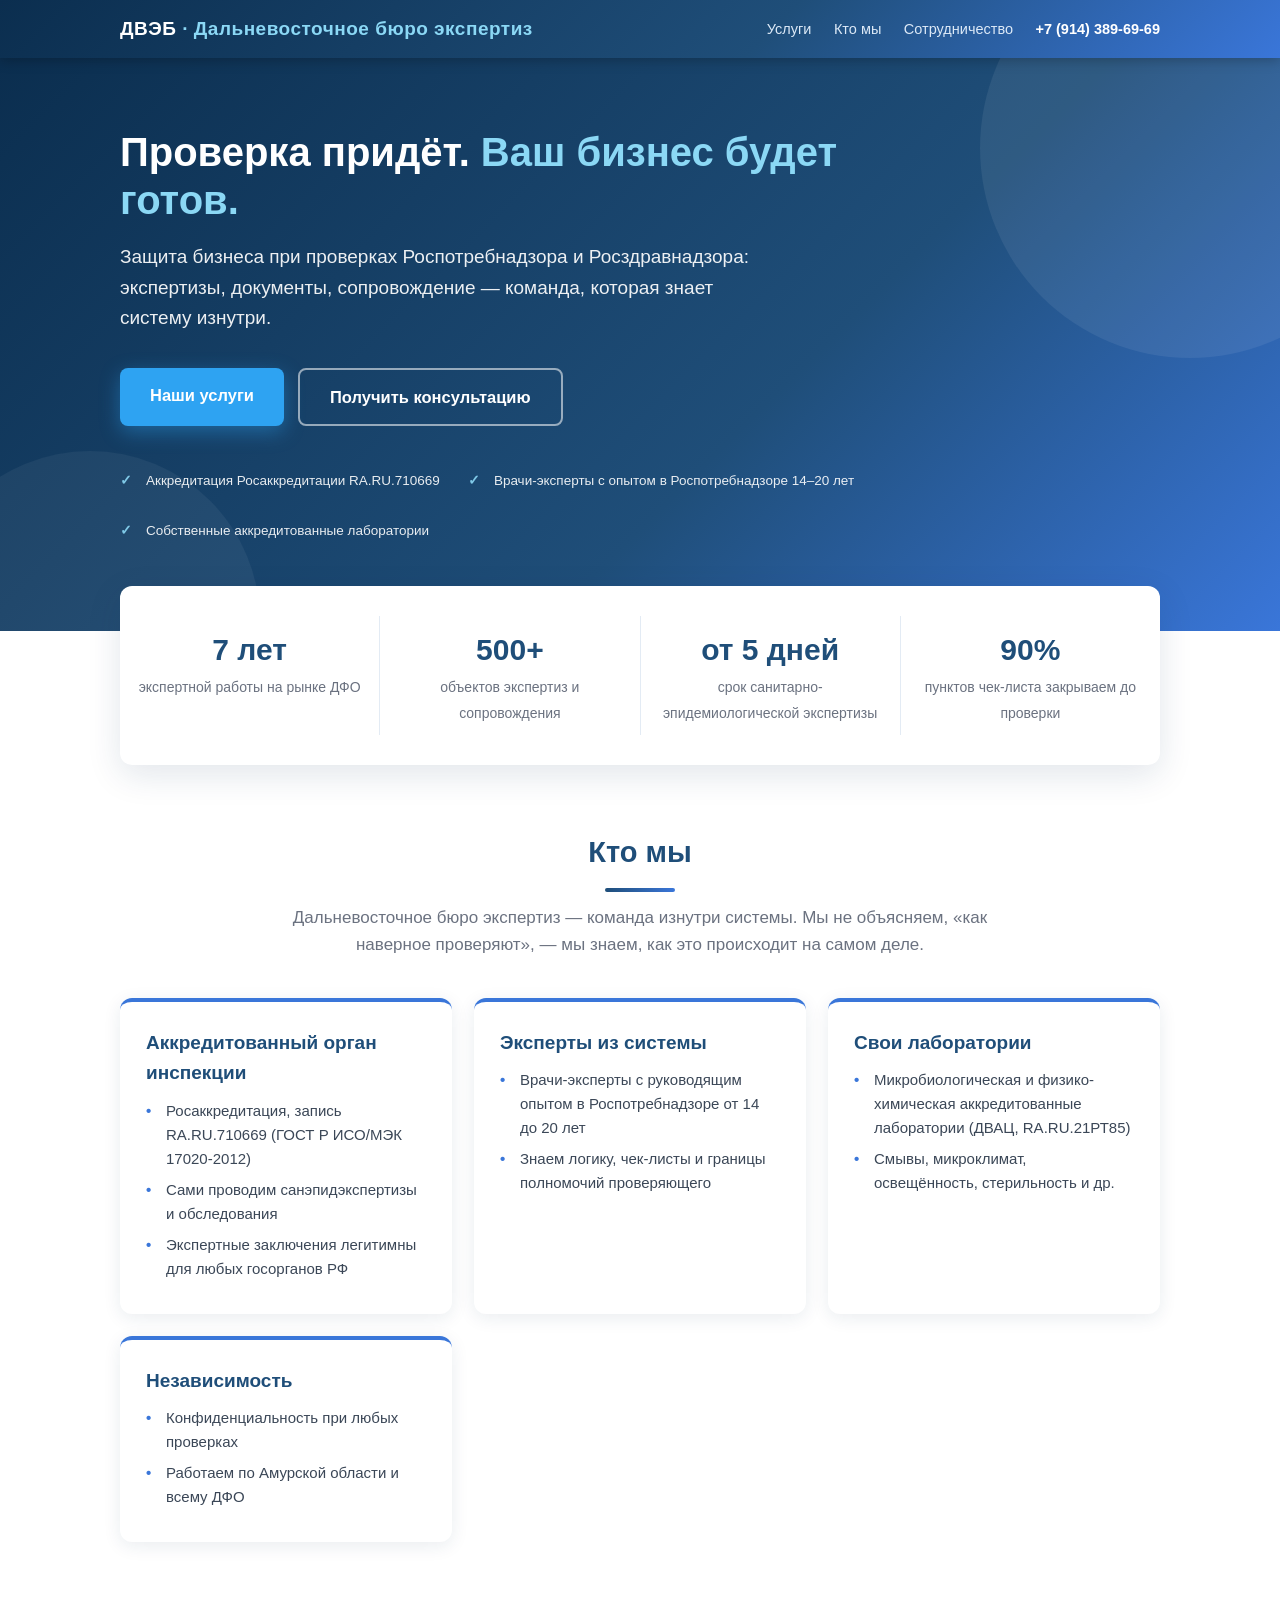
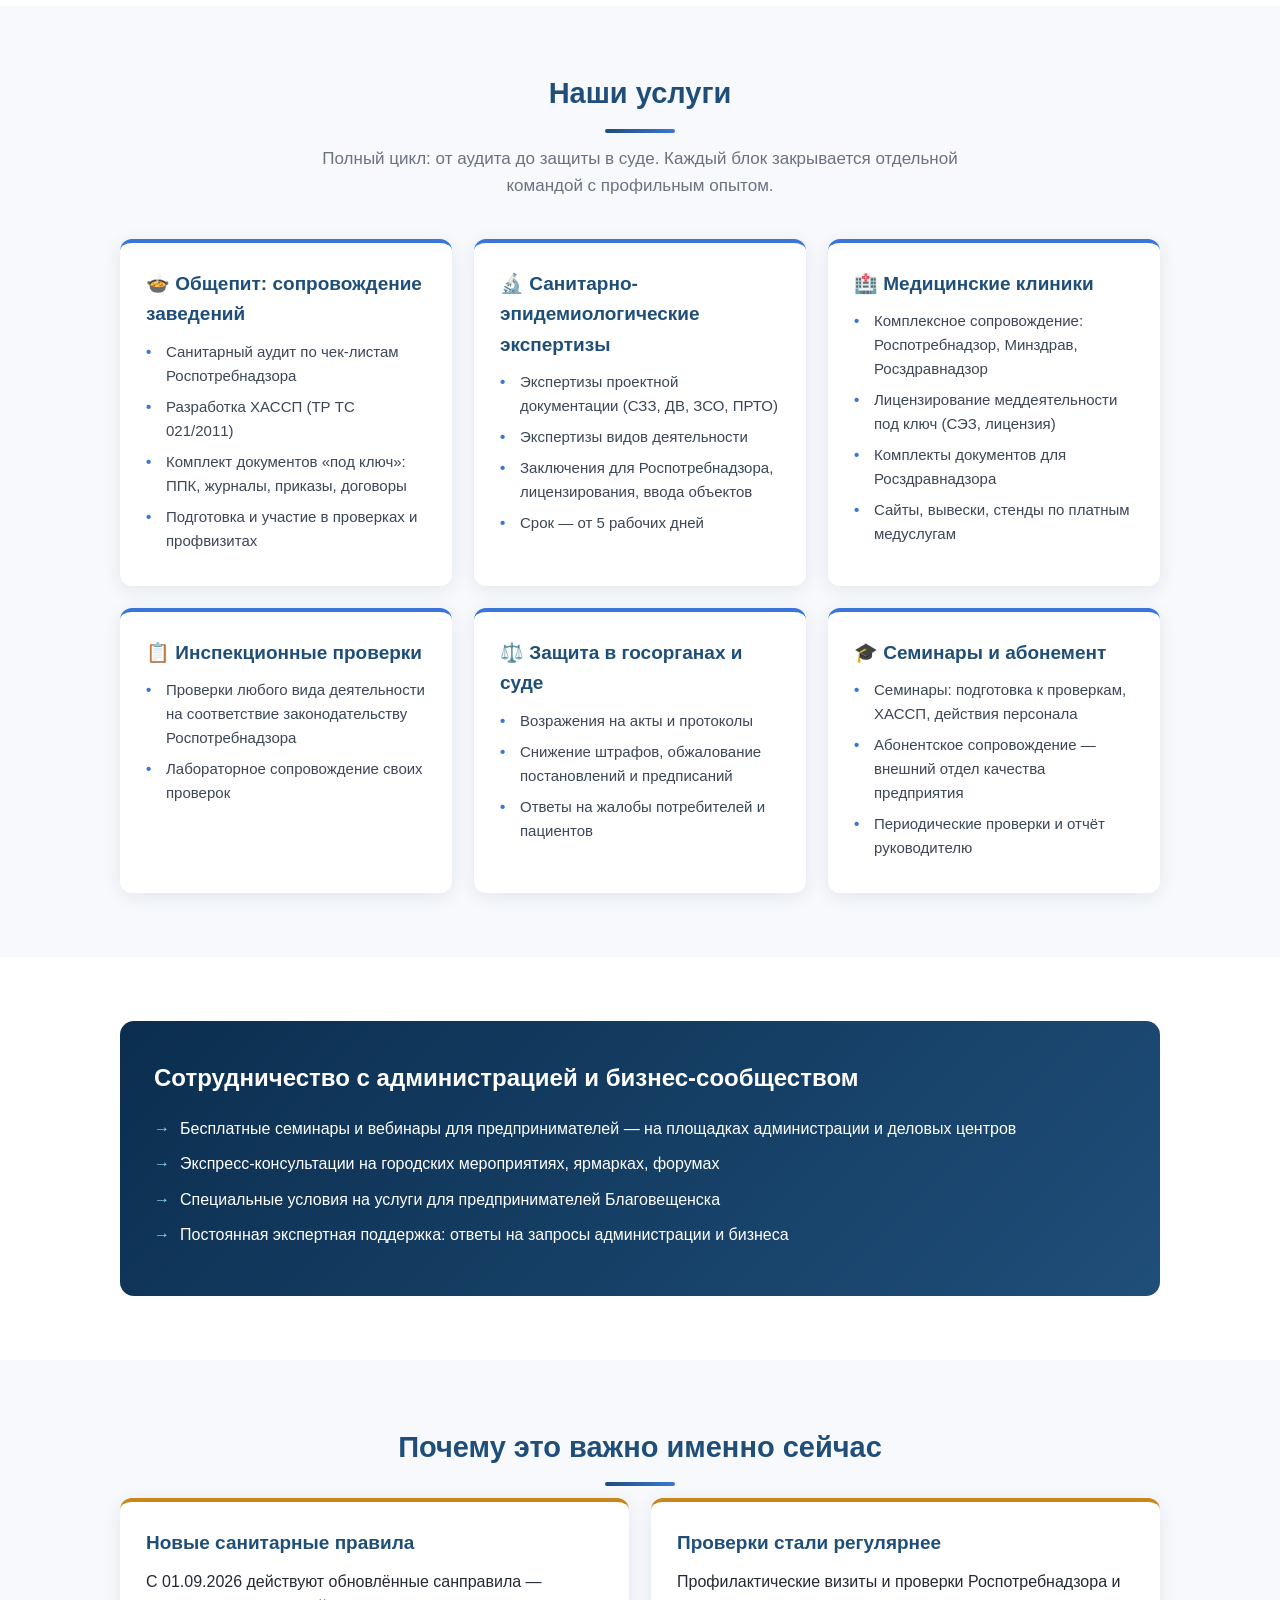
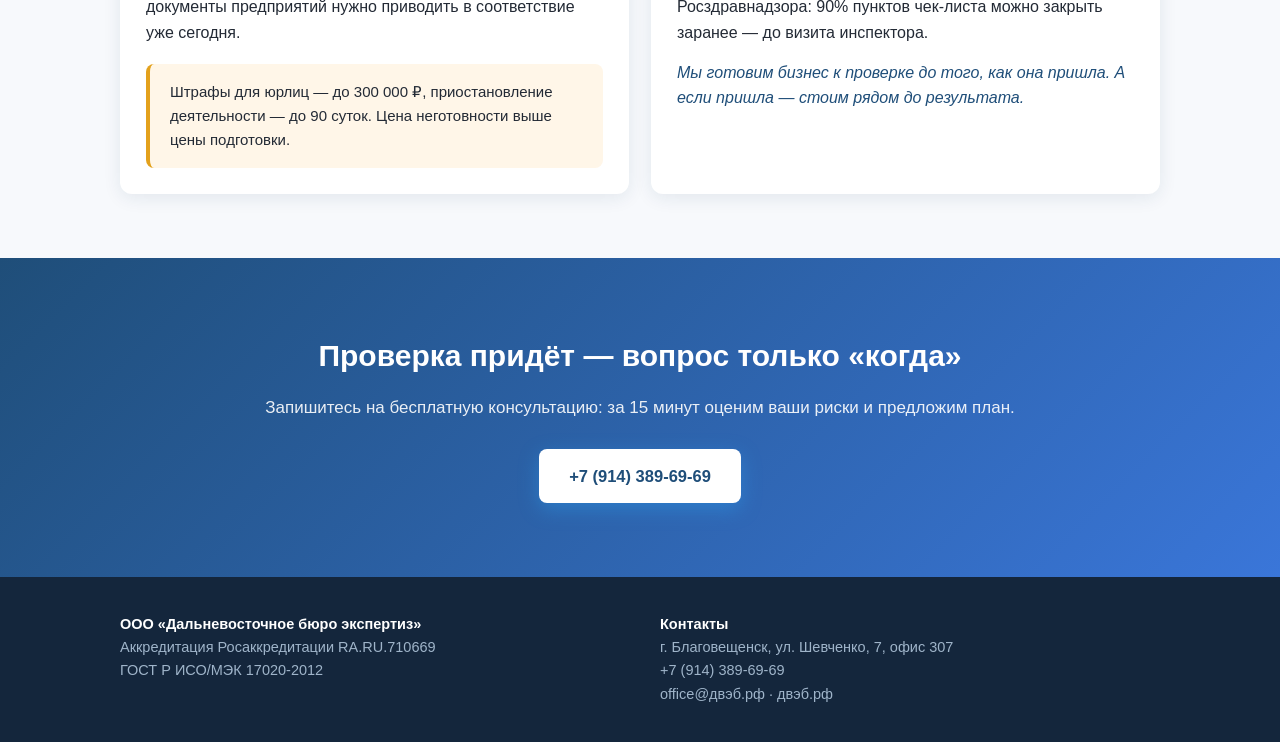
<file: proverka/index.html>
<!DOCTYPE html>
<html lang="ru">
<head>
<meta charset="utf-8">
<meta name="viewport" content="width=device-width, initial-scale=1">
<title>ДВЭБ — защита бизнеса при проверках | Благовещенск</title>
<meta name="description" content="Аккредитованный орган инспекции ДВЭБ: санитарно-эпидемиологические экспертизы, ХАССП, сопровождение при проверках Роспотребнадзора, лицензирование клиник. Эксперты изнутри системы.">
<style>
:root{--blue:#1f4e79;--accent:#3a76d9;--dark:#232a35;--grey:#6b7280;--bg:#f7f9fc}
*{margin:0;padding:0;box-sizing:border-box}
html{scroll-behavior:smooth}
body{font:16px/1.6 'Segoe UI','PT Sans',Arial,sans-serif;color:var(--dark)}
.wrap{max-width:1080px;margin:0 auto;padding:0 20px}
/* header */
header{background:linear-gradient(135deg,#0b2e4f,#1f4e79 60%,#3a76d9);color:#fff;padding:14px 0;position:sticky;top:0;z-index:50;box-shadow:0 2px 12px rgba(0,0,0,.25)}
.hnav{display:flex;justify-content:space-between;align-items:center;flex-wrap:wrap;gap:10px}
.hnav .brand{font-size:19px;font-weight:700;letter-spacing:.5px}
.hnav .brand span{color:#8bd8f5}
.hnav a{color:#dce9f7;text-decoration:none;font-size:14.5px;margin-left:18px;transition:.2s}
.hnav a:hover{color:#fff}
.hnav .tel{font-weight:700;color:#fff}
/* hero */
.hero{background:linear-gradient(135deg,#0b2e4f,#1f4e79 60%,#3a76d9);color:#fff;padding:70px 0 90px;position:relative;overflow:hidden}
.hero:after{content:"";position:absolute;right:-120px;top:-120px;width:420px;height:420px;border-radius:50%;background:rgba(255,255,255,.07)}
.hero:before{content:"";position:absolute;left:-80px;bottom:-160px;width:340px;height:340px;border-radius:50%;background:rgba(255,255,255,.05)}
.hero h1{font-size:40px;line-height:1.2;font-weight:700;max-width:720px}
.hero h1 em{font-style:normal;color:#8bd8f5}
.hero p{margin-top:18px;font-size:19px;opacity:.92;max-width:640px}
.hero .btns{margin-top:34px;display:flex;gap:14px;flex-wrap:wrap}
.btn{display:inline-block;padding:14px 30px;border-radius:8px;text-decoration:none;font-weight:700;font-size:16.5px;transition:.2s}
.btn.primary{background:#2ea3f2;color:#fff;box-shadow:0 6px 20px rgba(46,163,242,.4)}
.btn.primary:hover{background:#1b8fd8;transform:translateY(-2px)}
.btn.ghost{border:2px solid rgba(255,255,255,.55);color:#fff}
.btn.ghost:hover{background:rgba(255,255,255,.12)}
.hero .badges{margin-top:44px;display:flex;gap:28px;flex-wrap:wrap}
.badge{font-size:13.5px;opacity:.9;padding-left:26px;position:relative}
.badge:before{content:"✓";position:absolute;left:0;color:#8bd8f5;font-weight:700}
/* stats */
.stats{background:#fff;margin-top:-45px;padding:30px 0;box-shadow:0 10px 34px rgba(20,50,90,.12);border-radius:12px;position:relative;z-index:2}
.stats .row{display:flex;flex-wrap:wrap}
.stat{flex:1;min-width:200px;text-align:center;padding:10px 18px;border-right:1px solid #e3ebf4}
.stat:last-child{border-right:none}
.stat b{display:block;font-size:30px;color:var(--blue)}
.stat span{color:var(--grey);font-size:14px}
/* sections */
section{padding:64px 0}
section.alt{background:var(--bg)}
h2.sec{font-size:29px;color:var(--blue);text-align:center;margin-bottom:12px}
h2.sec:after{content:"";display:block;width:70px;height:4px;background:linear-gradient(90deg,var(--blue),var(--accent));margin:12px auto 0;border-radius:2px}
.lead{text-align:center;color:var(--grey);max-width:700px;margin:0 auto 40px;font-size:17px}
/* cards */
.grid{display:grid;grid-template-columns:repeat(auto-fit,minmax(300px,1fr));gap:22px}
.card{background:#fff;border-radius:12px;padding:26px;box-shadow:0 4px 18px rgba(20,50,90,.09);border-top:4px solid var(--accent);transition:.25s}
.card:hover{transform:translateY(-4px);box-shadow:0 12px 32px rgba(20,50,90,.16)}
.card h3{color:var(--blue);font-size:19px;margin-bottom:10px}
.card ul{list-style:none}
.card li{padding-left:20px;position:relative;margin-bottom:7px;font-size:15px;color:#3b4757}
.card li:before{content:"•";color:var(--accent);position:absolute;left:0;font-weight:700}
/* trust block */
.trust .grid .card{border-top-color:#2ea3f2}
/* formats */
.fmt{background:linear-gradient(135deg,#0b2e4f,#1f4e79);color:#fff;border-radius:14px;padding:38px 34px}
.fmt h2{font-size:24px;margin-bottom:18px}
.fmt li{margin-bottom:10px;padding-left:26px;position:relative;list-style:none;font-size:16px}
.fmt li:before{content:"→";position:absolute;left:0;color:#8bd8f5;font-weight:700}
/* why now */
.why .card{border-top-color:#c9861a}
.warn{background:#fff6e8;border-left:4px solid #e3a11c;border-radius:8px;padding:16px 20px;margin-top:18px;font-size:15px}
/* CTA */
.cta{background:linear-gradient(135deg,#1f4e79,#3a76d9);color:#fff;text-align:center;padding:74px 20px}
.cta h2{font-size:30px;margin-bottom:14px}
.cta p{opacity:.9;font-size:17px;margin-bottom:28px}
.cta .btn.primary{background:#fff;color:var(--blue)}
/* footer */
footer{background:#14263c;color:#9fb4c9;padding:36px 0;font-size:14.5px}
footer .cols{display:flex;flex-wrap:wrap;gap:40px}
footer .col{flex:1;min-width:240px}
footer b{color:#fff}
footer a{color:#9fb4c9;text-decoration:none}
footer a:hover{color:#fff}
@media(max-width:720px){
.hero h1{font-size:29px}
.hnav a{margin-left:12px;font-size:13px}
.stat b{font-size:23px}
}
</style>
</head>
<body>

<header>
<div class="wrap hnav">
<div class="brand">ДВЭБ<span> · Дальневосточное бюро экспертиз</span></div>
<nav>
<a href="#services">Услуги</a>
<a href="#about">Кто мы</a>
<a href="#formats">Сотрудничество</a>
<a class="tel" href="tel:+79143896969">+7 (914) 389-69-69</a>
</nav>
</div>
</header>

<div class="hero">
<div class="wrap">
<h1>Проверка придёт. <em>Ваш бизнес будет готов.</em></h1>
<p>Защита бизнеса при проверках Роспотребнадзора и Росздравнадзора: экспертизы, документы, сопровождение — команда, которая знает систему изнутри.</p>
<div class="btns">
<a class="btn primary" href="#services">Наши услуги</a>
<a class="btn ghost" href="tel:+79143896969">Получить консультацию</a>
</div>
<div class="badges">
<div class="badge">Аккредитация Росаккредитации RA.RU.710669</div>
<div class="badge">Врачи-эксперты с опытом в Роспотребнадзоре 14–20 лет</div>
<div class="badge">Собственные аккредитованные лаборатории</div>
</div>
</div>
</div>

<div class="wrap">
<div class="stats">
<div class="row">
<div class="stat"><b>7 лет</b><span>экспертной работы на рынке ДФО</span></div>
<div class="stat"><b>500+</b><span>объектов экспертиз и сопровождения</span></div>
<div class="stat"><b>от 5 дней</b><span>срок санитарно-эпидемиологической экспертизы</span></div>
<div class="stat"><b>90%</b><span>пунктов чек-листа закрываем до проверки</span></div>
</div>
</div>
</div>

<section id="about">
<div class="wrap">
<h2 class="sec">Кто мы</h2>
<p class="lead">Дальневосточное бюро экспертиз — команда изнутри системы. Мы не объясняем, «как наверное проверяют», — мы знаем, как это происходит на самом деле.</p>
<div class="grid trust">
<div class="card">
<h3>Аккредитованный орган инспекции</h3>
<ul>
<li>Росаккредитация, запись RA.RU.710669 (ГОСТ Р ИСО/МЭК 17020-2012)</li>
<li>Сами проводим санэпидэкспертизы и обследования</li>
<li>Экспертные заключения легитимны для любых госорганов РФ</li>
</ul>
</div>
<div class="card">
<h3>Эксперты из системы</h3>
<ul>
<li>Врачи-эксперты с руководящим опытом в Роспотребнадзоре от 14 до 20 лет</li>
<li>Знаем логику, чек-листы и границы полномочий проверяющего</li>
</ul>
</div>
<div class="card">
<h3>Свои лаборатории</h3>
<ul>
<li>Микробиологическая и физико-химическая аккредитованные лаборатории (ДВАЦ, RA.RU.21РТ85)</li>
<li>Смывы, микроклимат, освещённость, стерильность и др.</li>
</ul>
</div>
<div class="card">
<h3>Независимость</h3>
<ul>
<li>Конфиденциальность при любых проверках</li>
<li>Работаем по Амурской области и всему ДФО</li>
</ul>
</div>
</div>
</div>
</section>

<section id="services" class="alt">
<div class="wrap">
<h2 class="sec">Наши услуги</h2>
<p class="lead">Полный цикл: от аудита до защиты в суде. Каждый блок закрывается отдельной командой с профильным опытом.</p>
<div class="grid">
<div class="card">
<h3>🍲 Общепит: сопровождение заведений</h3>
<ul>
<li>Санитарный аудит по чек-листам Роспотребнадзора</li>
<li>Разработка ХАССП (ТР ТС 021/2011)</li>
<li>Комплект документов «под ключ»: ППК, журналы, приказы, договоры</li>
<li>Подготовка и участие в проверках и профвизитах</li>
</ul>
</div>
<div class="card">
<h3>🔬 Санитарно-эпидемиологические экспертизы</h3>
<ul>
<li>Экспертизы проектной документации (СЗЗ, ДВ, ЗСО, ПРТО)</li>
<li>Экспертизы видов деятельности</li>
<li>Заключения для Роспотребнадзора, лицензирования, ввода объектов</li>
<li>Срок — от 5 рабочих дней</li>
</ul>
</div>
<div class="card">
<h3>🏥 Медицинские клиники</h3>
<ul>
<li>Комплексное сопровождение: Роспотребнадзор, Минздрав, Росздравнадзор</li>
<li>Лицензирование меддеятельности под ключ (СЭЗ, лицензия)</li>
<li>Комплекты документов для Росздравнадзора</li>
<li>Сайты, вывески, стенды по платным медуслугам</li>
</ul>
</div>
<div class="card">
<h3>📋 Инспекционные проверки</h3>
<ul>
<li>Проверки любого вида деятельности на соответствие законодательству Роспотребнадзора</li>
<li>Лабораторное сопровождение своих проверок</li>
</ul>
</div>
<div class="card">
<h3>⚖️ Защита в госорганах и суде</h3>
<ul>
<li>Возражения на акты и протоколы</li>
<li>Снижение штрафов, обжалование постановлений и предписаний</li>
<li>Ответы на жалобы потребителей и пациентов</li>
</ul>
</div>
<div class="card">
<h3>🎓 Семинары и абонемент</h3>
<ul>
<li>Семинары: подготовка к проверкам, ХАССП, действия персонала</li>
<li>Абонентское сопровождение — внешний отдел качества предприятия</li>
<li>Периодические проверки и отчёт руководителю</li>
</ul>
</div>
</div>
</div>
</section>

<section id="formats">
<div class="wrap">
<div class="fmt">
<h2>Сотрудничество с администрацией и бизнес-сообществом</h2>
<ul>
<li>Бесплатные семинары и вебинары для предпринимателей — на площадках администрации и деловых центров</li>
<li>Экспресс-консультации на городских мероприятиях, ярмарках, форумах</li>
<li>Специальные условия на услуги для предпринимателей Благовещенска</li>
<li>Постоянная экспертная поддержка: ответы на запросы администрации и бизнеса</li>
</ul>
</div>
</div>
</section>

<section class="why alt">
<div class="wrap">
<h2 class="sec">Почему это важно именно сейчас</h2>
<div class="grid">
<div class="card">
<h3>Новые санитарные правила</h3>
<p>С 01.09.2026 действуют обновлённые санправила — документы предприятий нужно приводить в соответствие уже сегодня.</p>
<div class="warn">Штрафы для юрлиц — до 300 000 ₽, приостановление деятельности — до 90 суток. Цена неготовности выше цены подготовки.</div>
</div>
<div class="card">
<h3>Проверки стали регулярнее</h3>
<p>Профилактические визиты и проверки Роспотребнадзора и Росздравнадзора: 90% пунктов чек-листа можно закрыть заранее — до визита инспектора.</p>
<p style="margin-top:14px;font-style:italic;color:var(--blue)">Мы готовим бизнес к проверке до того, как она пришла. А если пришла — стоим рядом до результата.</p>
</div>
</div>
</div>
</section>

<div class="cta">
<h2>Проверка придёт — вопрос только «когда»</h2>
<p>Запишитесь на бесплатную консультацию: за 15 минут оценим ваши риски и предложим план.</p>
<a class="btn primary" href="tel:+79143896969">+7 (914) 389-69-69</a>
</div>

<footer>
<div class="wrap cols">
<div class="col">
<b>ООО «Дальневосточное бюро экспертиз»</b><br>
Аккредитация Росаккредитации RA.RU.710669<br>
ГОСТ Р ИСО/МЭК 17020-2012
</div>
<div class="col">
<b>Контакты</b><br>
г. Благовещенск, ул. Шевченко, 7, офис 307<br>
<a href="tel:+79143896969">+7 (914) 389-69-69</a><br>
<a href="mailto:office@двэб.рф">office@двэб.рф</a> · <a href="https://двэб.рф">двэб.рф</a>
</div>
</div>
</footer>

</body>
</html>
</file>
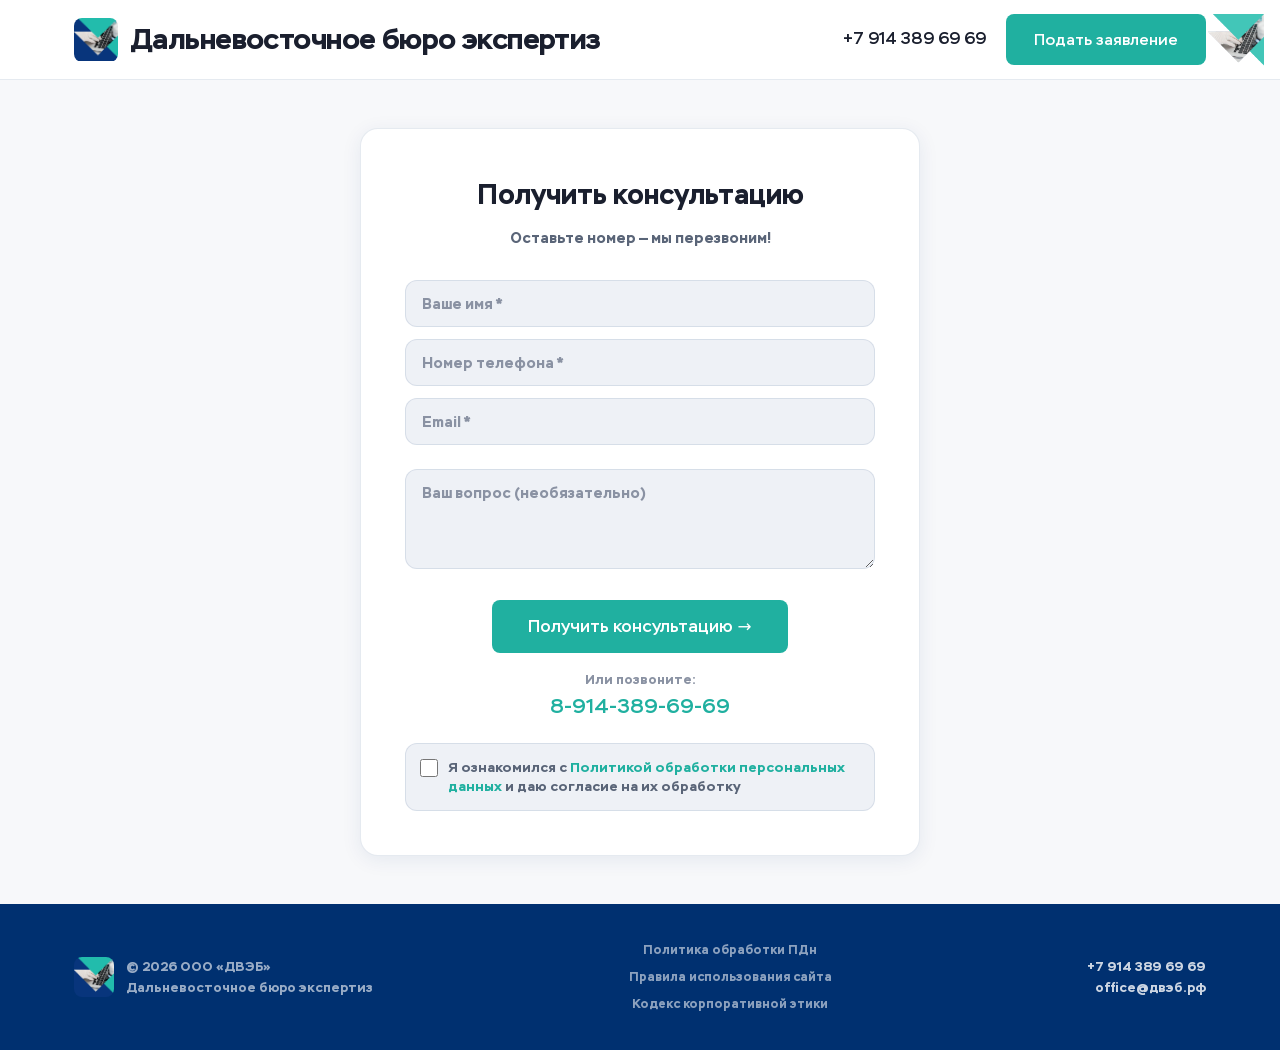
<file: consult.html>
<!DOCTYPE html>
<html lang="ru">
<head>
<meta charset="UTF-8">
<meta name="viewport" content="width=device-width, initial-scale=1.0">
<title>Консультация — ДВЭБ</title>
<meta name="description" content="Получите консультацию по вопросам санитарно-эпидемиологической экспертизы">
<link rel="icon" type="image/png" sizes="32x32" href="assets/favicon-32.png">
<link rel="icon" type="image/png" sizes="16x16" href="assets/favicon-16.png">
<link rel="apple-touch-icon" sizes="180x180" href="assets/favicon-180.png">
<link rel="stylesheet" href="css/styles.css">
</head>
<body>

<img src="assets/logo-transparent.png" alt="ДВЭБ" class="corner-logo">

<header class="header">
  <div class="header-inner">
    <a href="index.html" class="logo">
      <img src="assets/logo.png" alt="ДВЭБ" class="logo-img">
      <div class="logo-text">
        <span class="logo-title">Дальневосточное бюро экспертиз</span>
      </div>
    </a>
    <div class="header-contacts">
      <a href="tel:+79143896969" class="phone">+7 914 389 69 69</a>
      <a href="quiz.html" class="btn btn-primary">Подать заявление</a>
    </div>
    <button class="burger" id="burger" aria-label="Меню">
      <span></span><span></span><span></span>
    </button>
  </div>
  <nav class="mobile-menu" id="mobileMenu">
    <a href="tel:+79143896969">+7 914 389 69 69</a>
    <a href="quiz.html">Подать заявление</a>
    <a href="index.html">На главную</a>
  </nav>
</header>

<section class="quiz-page">
  <div class="container">
    <div class="quiz-container" style="max-width:560px">
      <div class="quiz-header">
        <h1>Получить консультацию</h1>
        <p>Оставьте номер — мы перезвоним!</p>
      </div>

      <form id="consultForm" style="margin-top:20px">
        <input type="text" name="name" class="quiz-input" placeholder="Ваше имя *" required>
        <input type="tel" name="phone" class="quiz-input" placeholder="Номер телефона *" required>
        <input type="email" name="email" class="quiz-input" placeholder="Email *" required>
        <textarea name="question" class="quiz-textarea" placeholder="Ваш вопрос (необязательно)" style="margin-top:12px"></textarea>

        <div style="text-align:center;margin-top:22px">
          <button type="submit" class="btn btn-primary btn-lg">Получить консультацию →</button>
        </div>

        <p style="text-align:center;margin-top:16px;font-size:0.82rem;color:var(--text-muted)">
          Или позвоните:<br>
          <a href="tel:+79143896969" style="font-size:1.25rem;font-weight:500;color:var(--brand-teal)">8-914-389-69-69</a>
        </p>

        <label class="consent-checkbox">
          <input type="checkbox" required>
          <span>Я ознакомился с <a href="privacy.html" style="color:var(--brand-teal)">Политикой обработки персональных данных</a> и даю согласие на их обработку</span>
        </label>
      </form>

      <div id="consultSuccess" class="quiz-step quiz-success" style="display:none">
        <div class="quiz-success-icon">✅</div>
        <h2>Заявка принята!</h2>
        <p>Мы перезвоним в ближайшее время.</p>
        <a href="index.html" class="btn btn-outline" style="margin-top:20px">← На главную</a>
      </div>

    </div>
  </div>
</section>

<footer class="footer">
  <div class="container footer-inner">
    <div class="footer-col" style="display:flex;align-items:center;gap:12px">
      <img src="assets/logo.png" alt="ДВЭБ" class="footer-logo">
      <p>© 2026 ООО «ДВЭБ»<br>Дальневосточное бюро экспертиз</p>
    </div>
    <div class="footer-col footer-legal">
      <a href="privacy.html">Политика обработки ПДн</a>
      <a href="terms.html">Правила использования сайта</a>
      <a href="ethics.html">Кодекс корпоративной этики</a>
    </div>
    <div class="footer-col" style="text-align:right">
      <p><a href="tel:+79143896969">+7 914 389 69 69</a></p>
      <p><a href="mailto:office@двэб.рф">office@двэб.рф</a></p>
    </div>
  </div>
</footer>

<script src="js/form-config.js"></script>
<script src="js/main.js"></script>
<script>
document.getElementById('consultForm')?.addEventListener('submit', function(e) {
  e.preventDefault();

  var consent = this.querySelector('.consent-checkbox input');
  if (consent && !consent.checked) {
    consent.closest('.consent-checkbox').style.borderColor = '#e53935';
    return;
  }

  var data = new FormData(this);
  var payload = { formType: 'Консультация' };
  for (var key of data.keys()) {
    payload[key] = data.get(key);
  }

  submitForm(payload);

  this.style.display = 'none';
  var header = document.querySelector('.quiz-header');
  if (header) header.style.display = 'none';
  document.getElementById('consultSuccess').style.display = 'block';
});
</script>
</body>
</html>
</file>
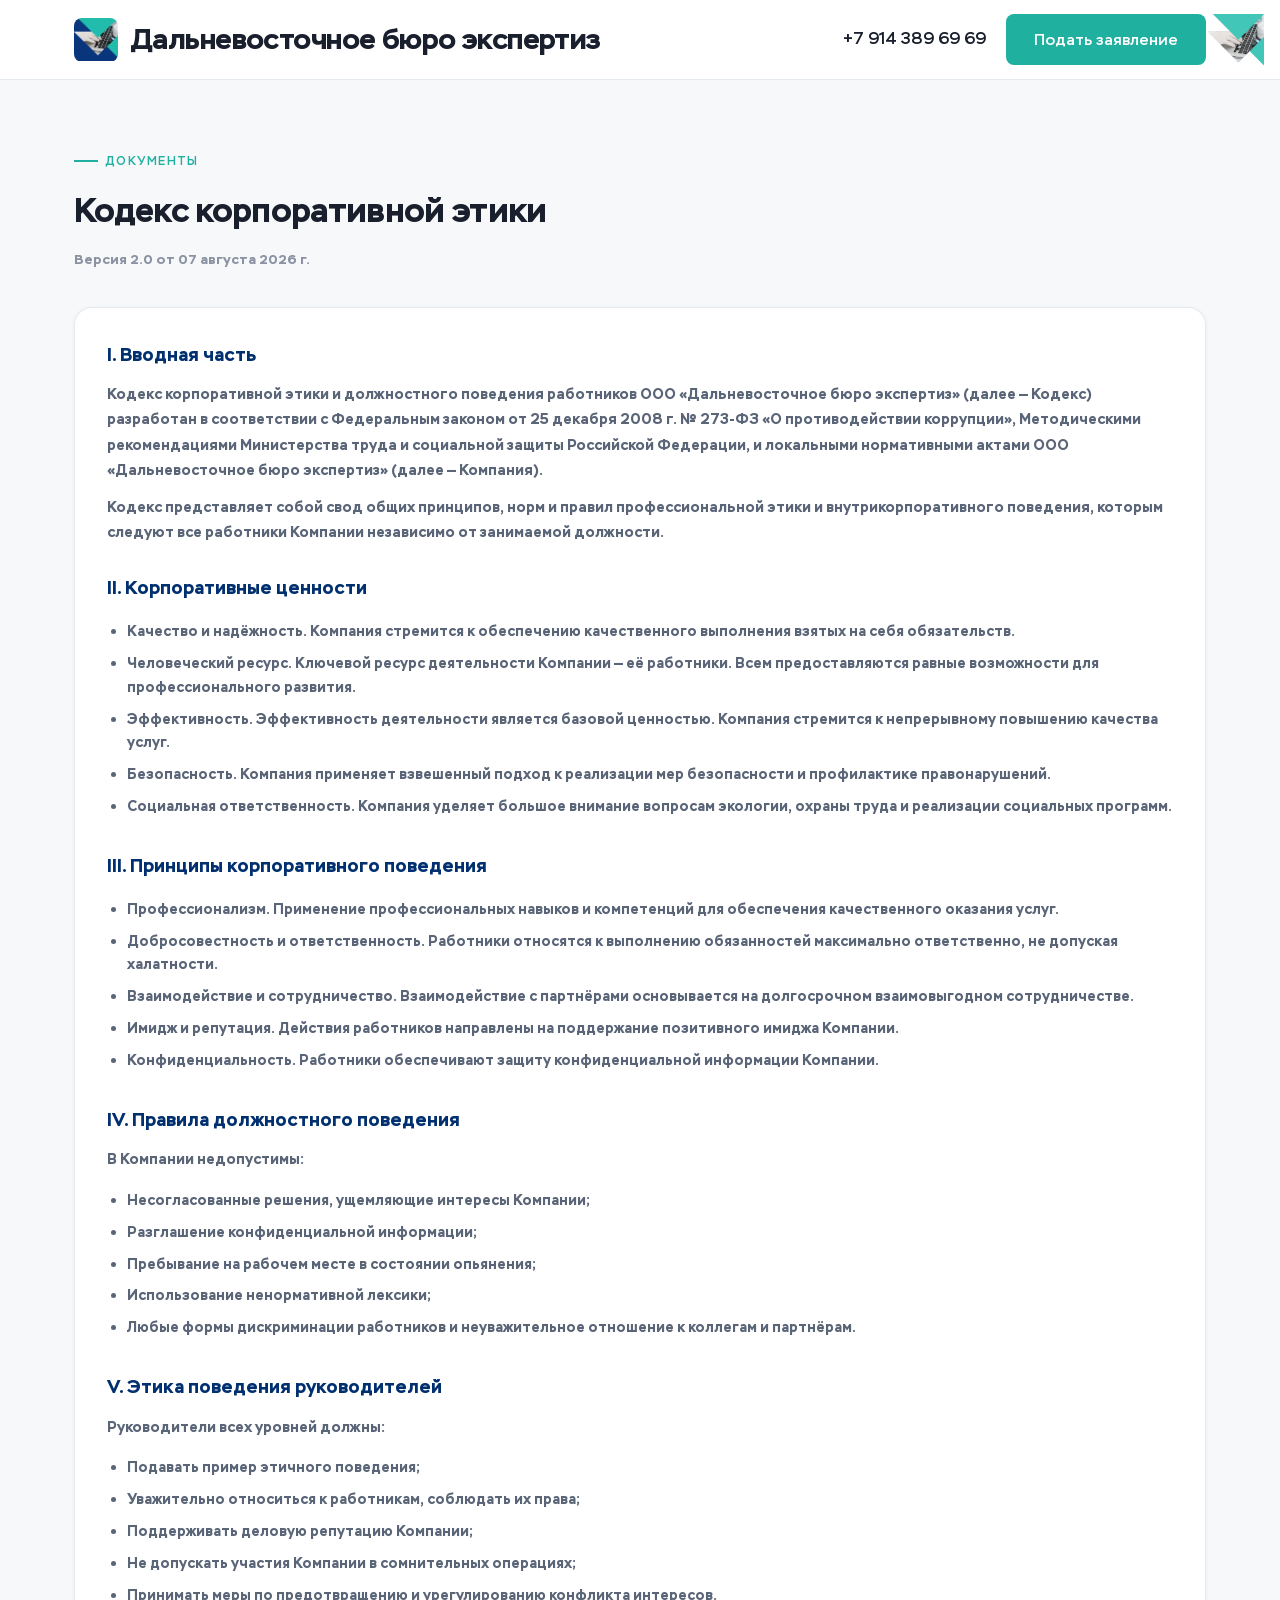
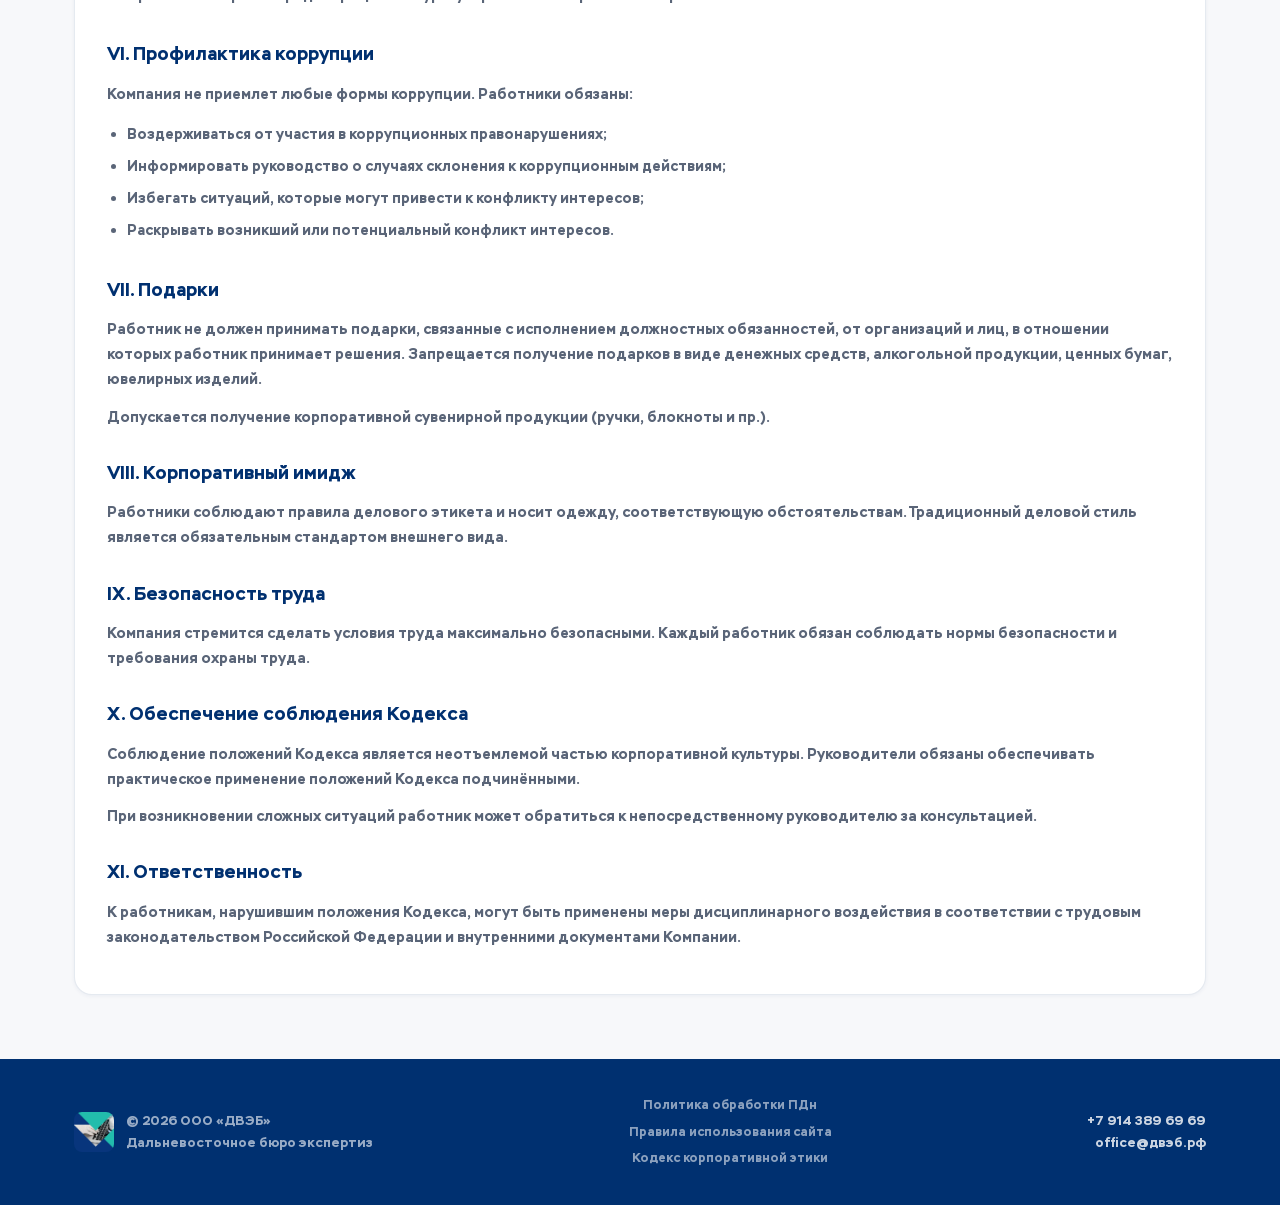
<file: ethics.html>
<!DOCTYPE html>
<html lang="ru">
<head>
<meta charset="UTF-8">
<meta name="viewport" content="width=device-width, initial-scale=1.0">
<title>Кодекс корпоративной этики — ДВЭБ</title>
<meta name="description" content="Кодекс корпоративной этики и должностного поведения работников ООО «Дальневосточное бюро экспертиз»">
<link rel="icon" type="image/png" sizes="32x32" href="assets/favicon-32.png">
<link rel="icon" type="image/png" sizes="16x16" href="assets/favicon-16.png">
<link rel="apple-touch-icon" sizes="180x180" href="assets/favicon-180.png">
<link rel="stylesheet" href="css/styles.css">
</head>
<body>

<img src="assets/logo-transparent.png" alt="ДВЭБ" class="corner-logo">

<header class="header">
  <div class="header-inner">
    <a href="index.html" class="logo">
      <img src="assets/logo.png" alt="ДВЭБ" class="logo-img">
      <div class="logo-text">
        <span class="logo-title">Дальневосточное бюро экспертиз</span>
      </div>
    </a>
    <div class="header-contacts">
      <a href="tel:+79143896969" class="phone">+7 914 389 69 69</a>
      <a href="quiz.html" class="btn btn-primary">Подать заявление</a>
    </div>
    <button class="burger" id="burger" aria-label="Меню">
      <span></span><span></span><span></span>
    </button>
  </div>
  <nav class="mobile-menu" id="mobileMenu">
    <a href="tel:+79143896969">+7 914 389 69 69</a>
    <a href="quiz.html">Подать заявление</a>
    <a href="index.html">На главную</a>
  </nav>
</header>

<section class="section">
  <div class="container">
    <div class="section-header">
      <div class="section-eyebrow">Документы</div>
      <h1 class="section-title">Кодекс корпоративной этики</h1>
      <p style="color:var(--text-muted);font-size:0.85rem;margin-top:8px">Версия 2.0 от 07 августа 2026 г.</p>
    </div>

    <div class="card legal-text">

    <h2>I. Вводная часть</h2>
    <p>Кодекс корпоративной этики и должностного поведения работников ООО «Дальневосточное бюро экспертиз» (далее — Кодекс) разработан в соответствии с Федеральным законом от 25 декабря 2008 г. № 273-ФЗ «О противодействии коррупции», Методическими рекомендациями Министерства труда и социальной защиты Российской Федерации, и локальными нормативными актами ООО «Дальневосточное бюро экспертиз» (далее — Компания).</p>
    <p>Кодекс представляет собой свод общих принципов, норм и правил профессиональной этики и внутрикорпоративного поведения, которым следуют все работники Компании независимо от занимаемой должности.</p>

    <h2>II. Корпоративные ценности</h2>
    <ul class="legal-list">
      <li><strong>Качество и надёжность.</strong> Компания стремится к обеспечению качественного выполнения взятых на себя обязательств.</li>
      <li><strong>Человеческий ресурс.</strong> Ключевой ресурс деятельности Компании — её работники. Всем предоставляются равные возможности для профессионального развития.</li>
      <li><strong>Эффективность.</strong> Эффективность деятельности является базовой ценностью. Компания стремится к непрерывному повышению качества услуг.</li>
      <li><strong>Безопасность.</strong> Компания применяет взвешенный подход к реализации мер безопасности и профилактике правонарушений.</li>
      <li><strong>Социальная ответственность.</strong> Компания уделяет большое внимание вопросам экологии, охраны труда и реализации социальных программ.</li>
    </ul>

    <h2>III. Принципы корпоративного поведения</h2>
    <ul class="legal-list">
      <li><strong>Профессионализм.</strong> Применение профессиональных навыков и компетенций для обеспечения качественного оказания услуг.</li>
      <li><strong>Добросовестность и ответственность.</strong> Работники относятся к выполнению обязанностей максимально ответственно, не допуская халатности.</li>
      <li><strong>Взаимодействие и сотрудничество.</strong> Взаимодействие с партнёрами основывается на долгосрочном взаимовыгодном сотрудничестве.</li>
      <li><strong>Имидж и репутация.</strong> Действия работников направлены на поддержание позитивного имиджа Компании.</li>
      <li><strong>Конфиденциальность.</strong> Работники обеспечивают защиту конфиденциальной информации Компании.</li>
    </ul>

    <h2>IV. Правила должностного поведения</h2>
    <p>В Компании недопустимы:</p>
    <ul class="legal-list">
      <li>Несогласованные решения, ущемляющие интересы Компании;</li>
      <li>Разглашение конфиденциальной информации;</li>
      <li>Пребывание на рабочем месте в состоянии опьянения;</li>
      <li>Использование ненормативной лексики;</li>
      <li>Любые формы дискриминации работников и неуважительное отношение к коллегам и партнёрам.</li>
    </ul>

    <h2>V. Этика поведения руководителей</h2>
    <p>Руководители всех уровней должны:</p>
    <ul class="legal-list">
      <li>Подавать пример этичного поведения;</li>
      <li>Уважительно относиться к работникам, соблюдать их права;</li>
      <li>Поддерживать деловую репутацию Компании;</li>
      <li>Не допускать участия Компании в сомнительных операциях;</li>
      <li>Принимать меры по предотвращению и урегулированию конфликта интересов.</li>
    </ul>

    <h2>VI. Профилактика коррупции</h2>
    <p>Компания не приемлет любые формы коррупции. Работники обязаны:</p>
    <ul class="legal-list">
      <li>Воздерживаться от участия в коррупционных правонарушениях;</li>
      <li>Информировать руководство о случаях склонения к коррупционным действиям;</li>
      <li>Избегать ситуаций, которые могут привести к конфликту интересов;</li>
      <li>Раскрывать возникший или потенциальный конфликт интересов.</li>
    </ul>

    <h2>VII. Подарки</h2>
    <p>Работник не должен принимать подарки, связанные с исполнением должностных обязанностей, от организаций и лиц, в отношении которых работник принимает решения. Запрещается получение подарков в виде денежных средств, алкогольной продукции, ценных бумаг, ювелирных изделий.</p>
    <p>Допускается получение корпоративной сувенирной продукции (ручки, блокноты и пр.).</p>

    <h2>VIII. Корпоративный имидж</h2>
    <p>Работники соблюдают правила делового этикета и носит одежду, соответствующую обстоятельствам. Традиционный деловой стиль является обязательным стандартом внешнего вида.</p>

    <h2>IX. Безопасность труда</h2>
    <p>Компания стремится сделать условия труда максимально безопасными. Каждый работник обязан соблюдать нормы безопасности и требования охраны труда.</p>

    <h2>X. Обеспечение соблюдения Кодекса</h2>
    <p>Соблюдение положений Кодекса является неотъемлемой частью корпоративной культуры. Руководители обязаны обеспечивать практическое применение положений Кодекса подчинёнными.</p>
    <p>При возникновении сложных ситуаций работник может обратиться к непосредственному руководителю за консультацией.</p>

    <h2>XI. Ответственность</h2>
    <p>К работникам, нарушившим положения Кодекса, могут быть применены меры дисциплинарного воздействия в соответствии с трудовым законодательством Российской Федерации и внутренними документами Компании.</p>

    </div>
  </div>
</section>

<footer class="footer">
  <div class="container footer-inner">
    <div class="footer-col" style="display:flex;align-items:center;gap:12px">
      <img src="assets/logo.png" alt="ДВЭБ" class="footer-logo">
      <p>© 2026 ООО «ДВЭБ»<br>Дальневосточное бюро экспертиз</p>
    </div>
    <div class="footer-col footer-legal">
      <a href="privacy.html">Политика обработки ПДн</a>
      <a href="terms.html">Правила использования сайта</a>
      <a href="ethics.html">Кодекс корпоративной этики</a>
    </div>
    <div class="footer-col" style="text-align:right">
      <p><a href="tel:+79143896969">+7 914 389 69 69</a></p>
      <p><a href="mailto:office@двэб.рф">office@двэб.рф</a></p>
    </div>
  </div>
</footer>

<script src="js/main.js"></script>
</body>
</html>
</file>
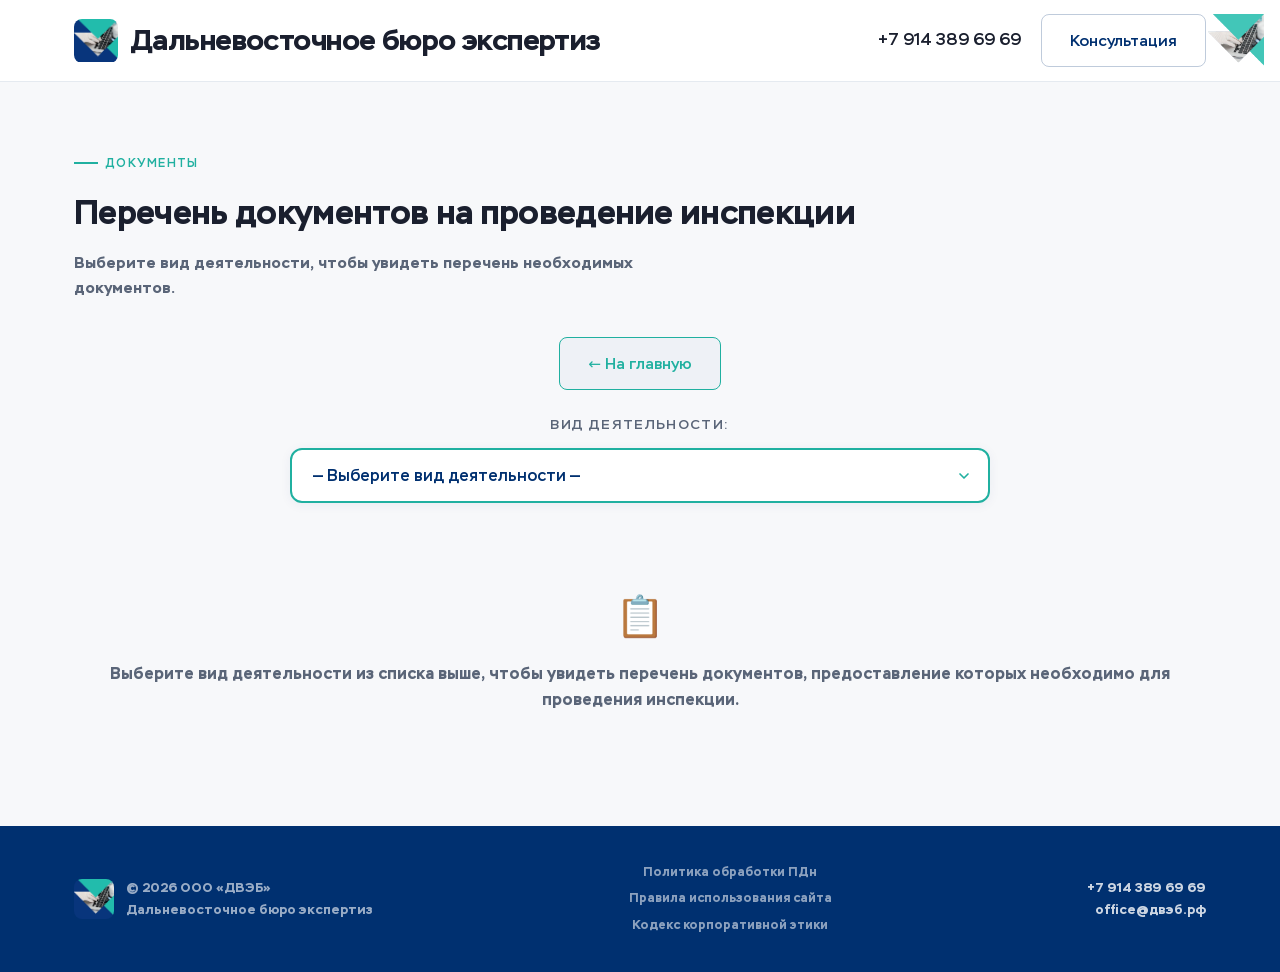
<file: perechen.html>
<!DOCTYPE html>
<html lang="ru">
<head>
<meta charset="UTF-8">
<meta name="viewport" content="width=device-width, initial-scale=1.0">
<title>Перечень документов на проведение инспекции — ДВЭБ</title>
<meta name="description" content="Перечень документов, необходимых для проведения санитарно-эпидемиологической экспертизы по видам деятельности. Выберите вид деятельности для просмотра списка документов.">
<link rel="icon" type="image/png" sizes="32x32" href="assets/favicon-32.png">
<link rel="icon" type="image/png" sizes="16x16" href="assets/favicon-16.png">
<link rel="apple-touch-icon" sizes="180x180" href="assets/favicon-180.png">
<link rel="stylesheet" href="css/styles.css">

<!-- Open Graph -->
<meta property="og:title" content="Перечень документов на проведение инспекции — ДВЭБ">
<meta property="og:description" content="Выберите вид деятельности, чтобы увидеть перечень необходимых документов для проведения санитарно-эпидемиологической экспертизы.">
<meta property="og:type" content="website">
<meta property="og:url" content="https://двэб.рф/perechen.html">
<meta property="og:image" content="assets/logo-transparent.png">
<meta name="twitter:card" content="summary">
</head>
<body>

<!-- Corner logo -->
<img src="assets/logo-transparent.png" alt="ДВЭБ" class="corner-logo">

<!-- HEADER -->
<header class="header">
  <div class="header-inner">
    <a href="index.html" class="logo">
      <img src="assets/logo.png" alt="ДВЭБ" class="logo-img">
      <div class="logo-text">
        <span class="logo-title">Дальневосточное бюро экспертиз</span>
      </div>
    </a>
    <div class="header-contacts">
      <a href="tel:+79143896969" class="phone">+7 914 389 69 69</a>
      <a href="consult.html" class="btn btn-outline">Консультация</a>
    </div>
    <button class="burger" id="burger" aria-label="Меню">
      <span></span><span></span><span></span>
    </button>
  </div>
  <nav class="mobile-menu" id="mobileMenu">
    <a href="tel:+79143896969">+7 914 389 69 69</a>
    <a href="consult.html">Консультация</a>
    <a href="quiz.html">Подать заявление</a>
  </nav>
</header>

<!-- PAGE CONTENT -->
<section class="section" id="perechen-page">
  <div class="container">
    <div class="section-header reveal">
      <div class="section-eyebrow">Документы</div>
      <h1 class="section-title">Перечень документов на проведение инспекции</h1>
      <p class="section-desc">Выберите вид деятельности, чтобы увидеть перечень необходимых документов.</p>
    </div>

    <div class="perechen-selector reveal">
      <a href="index.html" class="btn btn-ghost" style="display:inline-flex;align-items:center;gap:6px;border-color:var(--brand-teal);color:var(--brand-teal);margin-bottom:24px">← На главную</a>

      <label for="activitySelect" class="perechen-label">Вид деятельности:</label>
      <div class="perechen-select-wrap">
        <select id="activitySelect" class="perechen-select">
          <option value="">— Выберите вид деятельности —</option>
          <option value="proektnaya">Экспертиза проектной документации (СЗЗ, НДС, ЗСО, ПДВ, ПРТО и др.)</option>
          <option value="gigienicheskaya">Гигиеническая оценка результатов лабораторных исследований/измерений</option>
          <option value="vodsnab">Водоснабжение (питьевое и хоз.-бытовое)</option>
          <option value="vodlecheb">Водные объекты (лечебные, рекреационные)</option>
          <option value="farm">Фармацевтическая деятельность</option>
          <option value="med">Медицинская деятельность</option>
          <option value="othody">Обращение с отходами I-IV классов опасности</option>
          <option value="istochniki">Источники ионизирующего излучения (генерирующие)</option>
          <option value="pba">ПБА I-IV групп патогенности</option>
          <option value="obrazovanie">Образовательная деятельность</option>
          <option value="dezinfekciya">Дезинфекционная деятельность</option>
          <option value="transport">Транспортная инфраструктура</option>
        </select>
        <svg class="perechen-select-arrow" width="16" height="16" viewBox="0 0 24 24" fill="none" stroke="currentColor" stroke-width="2.5" stroke-linecap="round" stroke-linejoin="round"><polyline points="6 9 12 15 18 9"></polyline></svg>
      </div>
    </div>

    <div id="docsContainer" class="docs-container" style="display:none">
      <div class="docs-title-wrap">
        <h2 id="docsTitle" class="docs-title"></h2>
      </div>
      <ol id="docsList" class="docs-list"></ol>
      <div id="docsNote" class="docs-note" style="display:none"></div>
    </div>

    <div id="docsEmpty" class="docs-empty reveal" style="display:none">
      <div class="docs-empty-icon">📋</div>
      <p>Выберите вид деятельности из списка выше, чтобы увидеть перечень документов, предоставление которых необходимо для проведения инспекции.</p>
    </div>
  </div>
</section>

<!-- FOOTER -->
<footer class="footer">
  <div class="container footer-inner">
    <div class="footer-col" style="display:flex;align-items:center;gap:12px">
      <img src="assets/logo.png" alt="ДВЭБ" class="footer-logo">
      <p>© 2026 ООО «ДВЭБ»<br>Дальневосточное бюро экспертиз</p>
    </div>
    <div class="footer-col footer-legal">
      <a href="privacy.html">Политика обработки ПДн</a>
      <a href="terms.html">Правила использования сайта</a>
      <a href="ethics.html">Кодекс корпоративной этики</a>
    </div>
    <div class="footer-col" style="text-align:right">
      <p><a href="tel:+79143896969">+7 914 389 69 69</a></p>
      <p><a href="mailto:office@двэб.рф">office@двэб.рф</a></p>
    </div>
  </div>
</footer>

<style>
/* ===== Перечень документов — стили ===== */
.perechen-selector {
  max-width: 700px;
  margin: 0 auto 32px;
  text-align: center;
}
.perechen-label {
  display: block;
  font-size: 0.85rem;
  text-transform: uppercase;
  letter-spacing: 0.1em;
  color: var(--text-secondary);
  margin-bottom: 12px;
  font-weight: 500;
}
.perechen-select-wrap {
  position: relative;
  display: block;
}
.perechen-select {
  width: 100%;
  padding: 16px 48px 16px 20px;
  font-family: 'Stem', sans-serif;
  font-size: 1rem;
  font-weight: 500;
  color: var(--brand-blue);
  background: #fff;
  border: 2px solid var(--brand-teal);
  border-radius: 12px;
  appearance: none;
  -webkit-appearance: none;
  -moz-appearance: none;
  cursor: pointer;
  outline: none;
  transition: border-color 0.2s, box-shadow 0.2s;
  box-shadow: 0 2px 12px rgba(0,48,112,0.06);
}
.perechen-select:hover { border-color: var(--brand-blue); }
.perechen-select:focus { border-color: var(--brand-blue); box-shadow: 0 0 0 4px rgba(0,48,112,0.1); }
.perechen-select-arrow {
  position: absolute;
  right: 18px;
  top: 50%;
  transform: translateY(-50%);
  color: var(--brand-teal);
  pointer-events: none;
}

.docs-container {
  max-width: 800px;
  margin: 0 auto;
  background: #fff;
  border-radius: 16px;
  padding: 32px 36px;
  box-shadow: 0 4px 24px rgba(0,0,0,0.06);
}
.docs-title-wrap {
  border-left: 4px solid var(--brand-teal);
  padding-left: 16px;
  margin-bottom: 24px;
}
.docs-title {
  font-size: 1rem;
  font-weight: 500;
  line-height: 1.6;
  color: var(--brand-blue);
  margin: 0;
}
.docs-list {
  list-style: none;
  counter-reset: doc-counter;
  padding: 0;
  margin: 0;
}
.docs-list li {
  counter-increment: doc-counter;
  position: relative;
  padding: 12px 0 12px 48px;
  border-bottom: 1px solid rgba(0,48,112,0.06);
  font-size: 0.95rem;
  line-height: 1.65;
  color: var(--text-primary, #1a1a2e);
  white-space: pre-line;
}
.docs-list li:last-child { border-bottom: none; }
.docs-list li::before {
  content: counter(doc-counter);
  position: absolute;
  left: 0;
  top: 12px;
  width: 32px;
  height: 32px;
  background: linear-gradient(135deg, var(--brand-blue), var(--brand-teal));
  color: #fff;
  font-size: 0.8rem;
  font-weight: 700;
  border-radius: 8px;
  display: flex;
  align-items: center;
  justify-content: center;
  flex-shrink: 0;
}
.docs-note {
  margin-top: 24px;
  padding: 16px 20px;
  background: rgba(32,176,160,0.06);
  border-radius: 10px;
  font-size: 0.88rem;
  color: var(--text-secondary);
  line-height: 1.6;
  white-space: pre-line;
}
.docs-empty {
  text-align: center;
  padding: 48px 24px;
  color: var(--text-secondary);
}
.docs-empty-icon { font-size: 2.5rem; margin-bottom: 12px; }

@media (max-width: 767px) {
  .docs-container { padding: 20px 16px; }
  .docs-list li { padding-left: 40px; font-size: 0.9rem; }
  .docs-list li::before { width: 28px; height: 28px; font-size: 0.72rem; }
}
</style>

<script src="js/docs-data.js"></script>
<script src="js/main.js"></script>
<script>
(function() {
  var select = document.getElementById('activitySelect');
  var container = document.getElementById('docsContainer');
  var empty = document.getElementById('docsEmpty');
  var titleEl = document.getElementById('docsTitle');
  var listEl = document.getElementById('docsList');
  var noteEl = document.getElementById('docsNote');

  // Show empty state initially
  empty.style.display = 'block';

  select.addEventListener('change', function() {
    var key = this.value;
    if (!key || !window.DOCS_DATA[key]) {
      container.style.display = 'none';
      empty.style.display = 'block';
      return;
    }

    var data = window.DOCS_DATA[key];

    // Title
    titleEl.textContent = data.title;

    // Documents list
    listEl.innerHTML = '';
    data.docs.forEach(function(doc) {
      var li = document.createElement('li');
      li.textContent = doc;
      listEl.appendChild(li);
    });

    // Note
    if (data.note) {
      noteEl.textContent = data.note;
      noteEl.style.display = 'block';
    } else {
      noteEl.style.display = 'none';
    }

    container.style.display = 'block';
    empty.style.display = 'none';

    // Smooth scroll to results
    container.scrollIntoView({ behavior: 'smooth', block: 'start' });
  });
})();
</script>
</body>
</html>
</file>
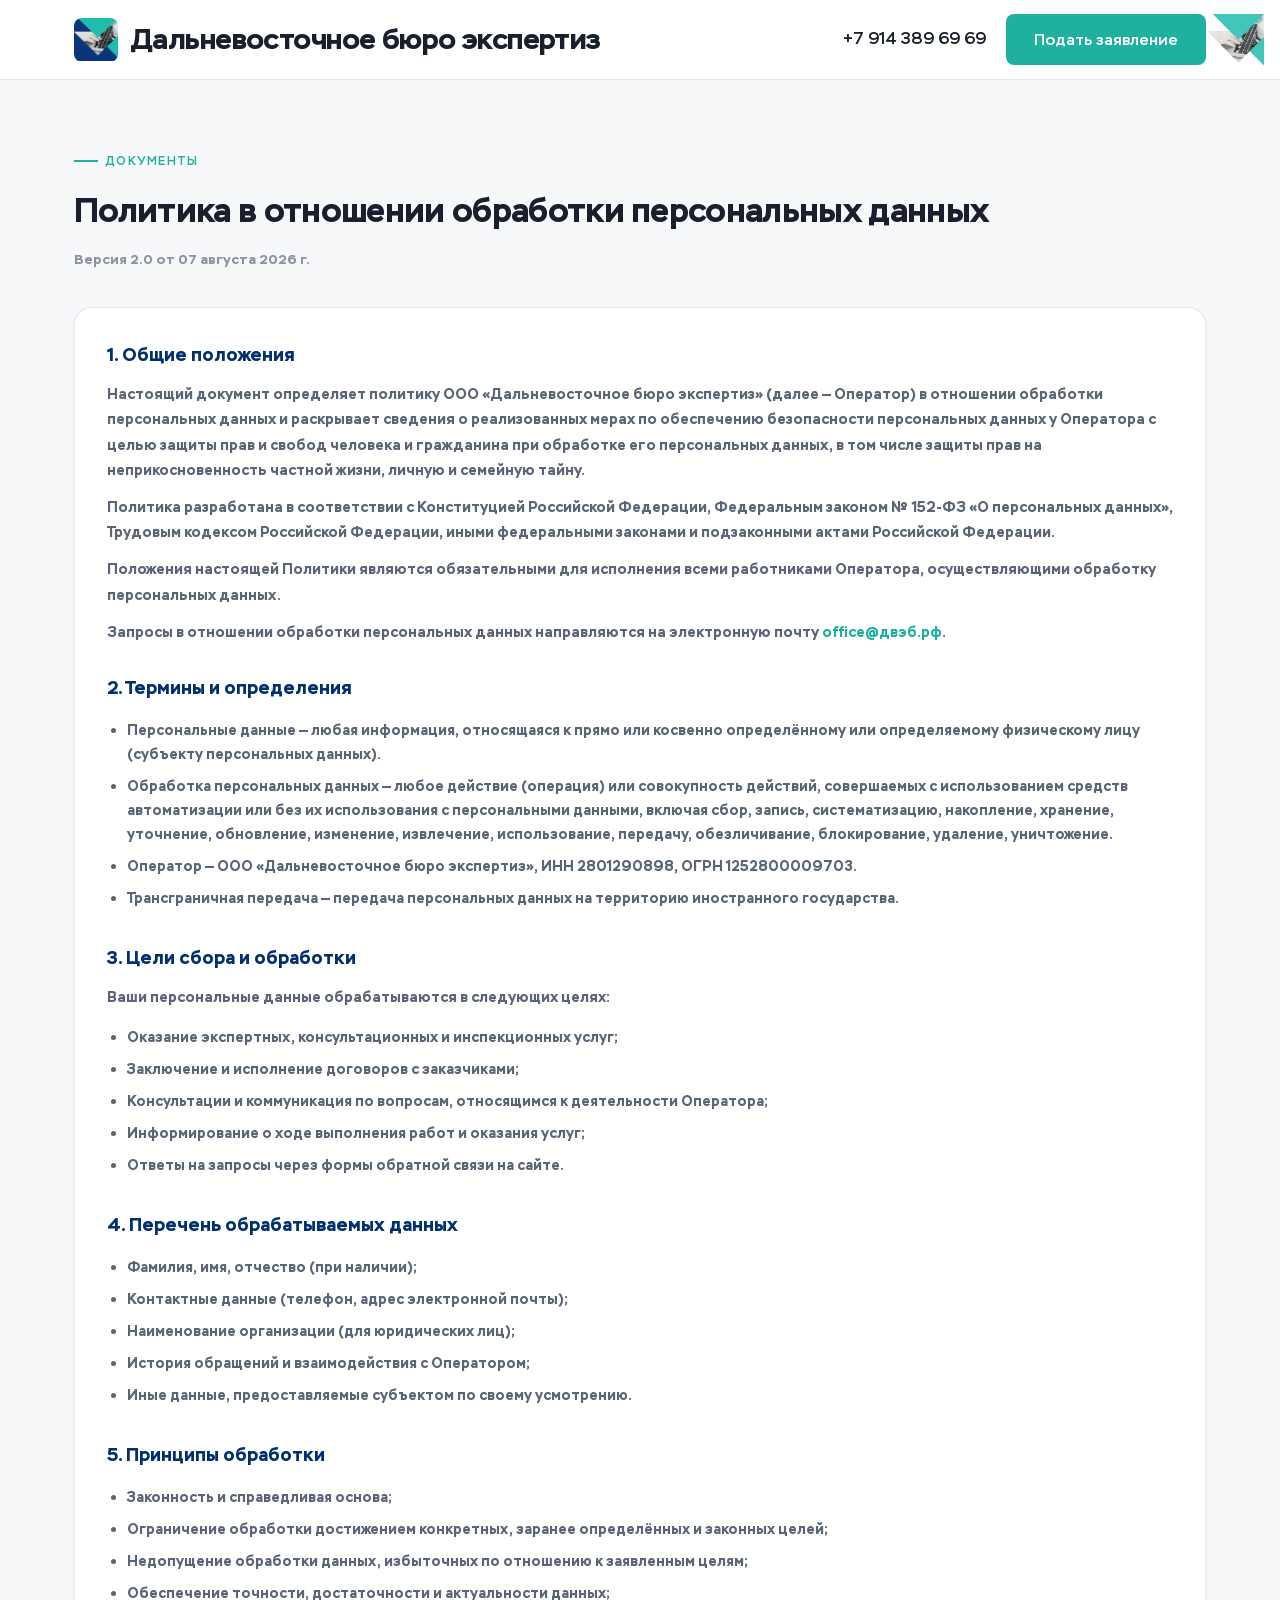
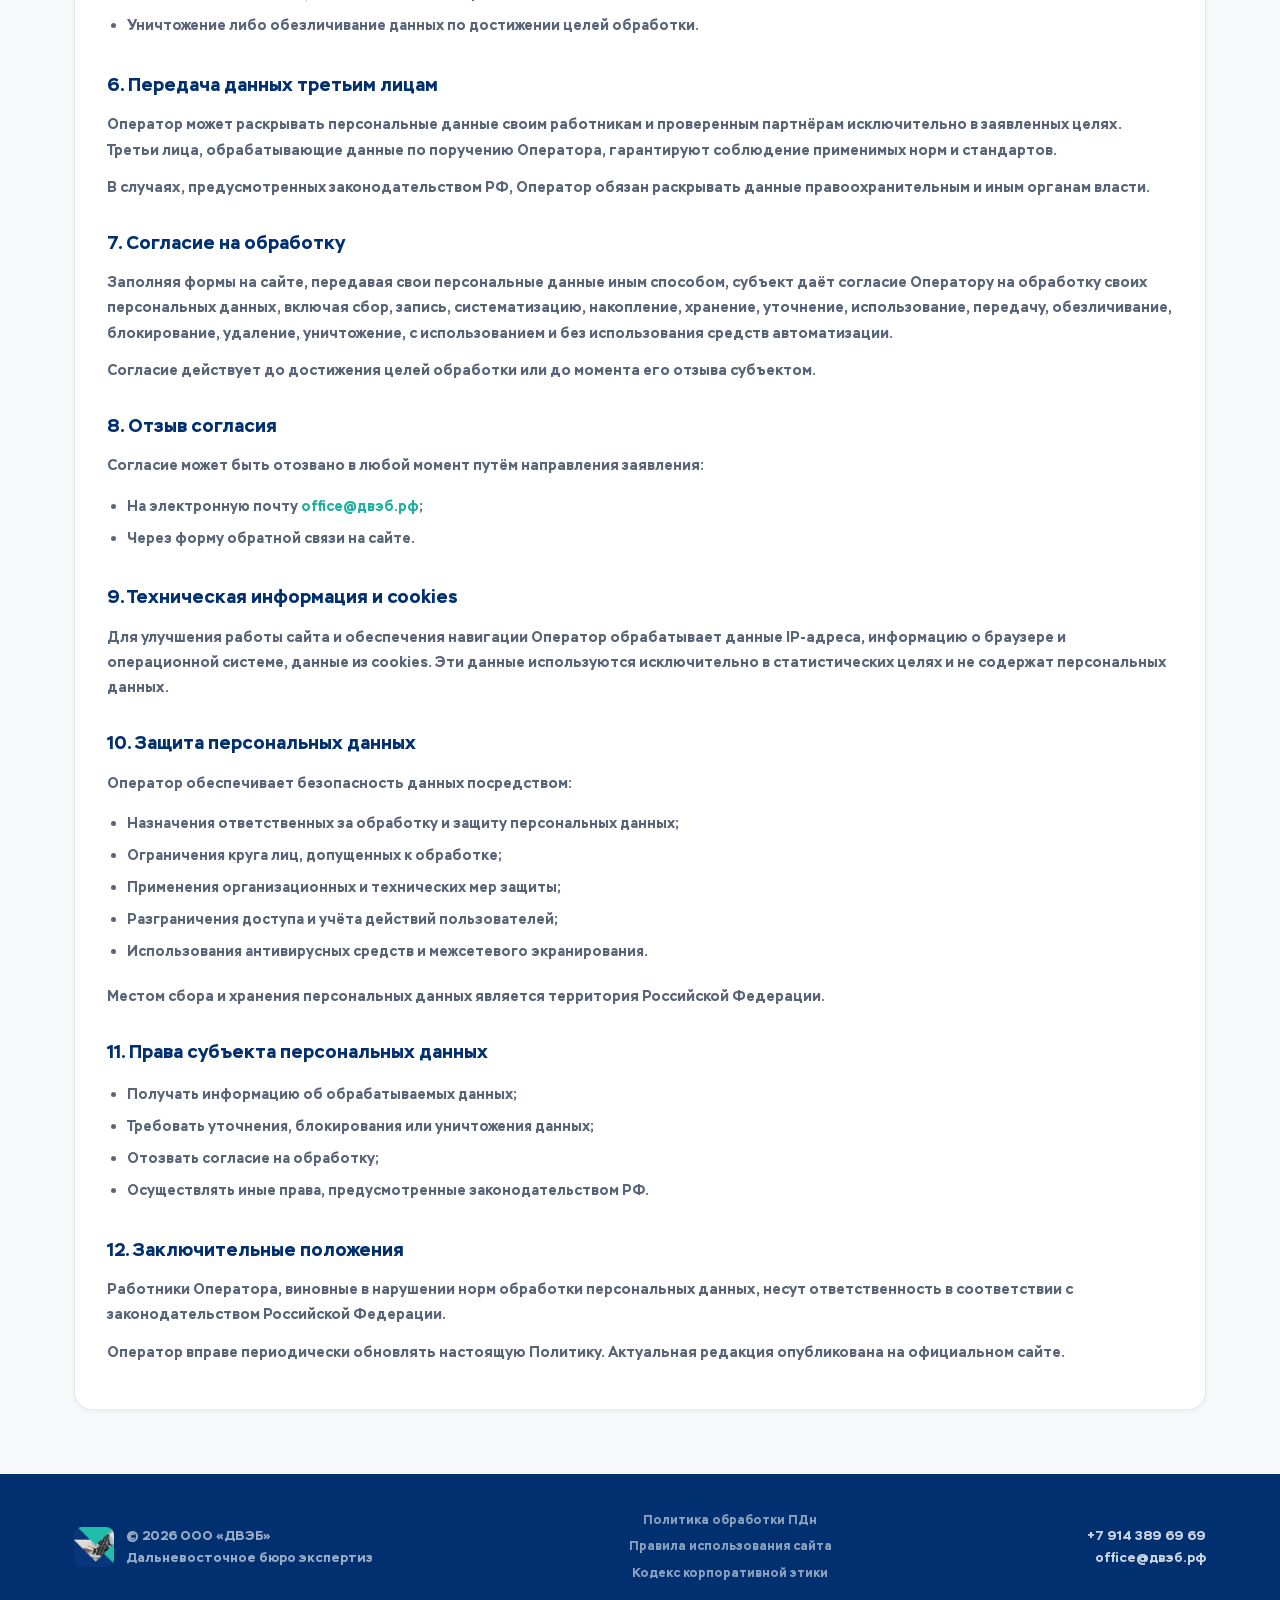
<file: privacy.html>
<!DOCTYPE html>
<html lang="ru">
<head>
<meta charset="UTF-8">
<meta name="viewport" content="width=device-width, initial-scale=1.0">
<title>Политика обработки персональных данных — ДВЭБ</title>
<meta name="description" content="Политика в отношении обработки и защиты персональных данных ООО «Дальневосточное бюро экспертиз»">
<link rel="icon" type="image/png" sizes="32x32" href="assets/favicon-32.png">
<link rel="icon" type="image/png" sizes="16x16" href="assets/favicon-16.png">
<link rel="apple-touch-icon" sizes="180x180" href="assets/favicon-180.png">
<link rel="stylesheet" href="css/styles.css">
</head>
<body>

<img src="assets/logo-transparent.png" alt="ДВЭБ" class="corner-logo">

<header class="header">
  <div class="header-inner">
    <a href="index.html" class="logo">
      <img src="assets/logo.png" alt="ДВЭБ" class="logo-img">
      <div class="logo-text">
        <span class="logo-title">Дальневосточное бюро экспертиз</span>
      </div>
    </a>
    <div class="header-contacts">
      <a href="tel:+79143896969" class="phone">+7 914 389 69 69</a>
      <a href="quiz.html" class="btn btn-primary">Подать заявление</a>
    </div>
    <button class="burger" id="burger" aria-label="Меню">
      <span></span><span></span><span></span>
    </button>
  </div>
  <nav class="mobile-menu" id="mobileMenu">
    <a href="tel:+79143896969">+7 914 389 69 69</a>
    <a href="quiz.html">Подать заявление</a>
    <a href="index.html">На главную</a>
  </nav>
</header>

<section class="section">
  <div class="container">
    <div class="section-header">
      <div class="section-eyebrow">Документы</div>
      <h1 class="section-title">Политика в отношении обработки персональных данных</h1>
      <p style="color:var(--text-muted);font-size:0.85rem;margin-top:8px">Версия 2.0 от 07 августа 2026 г.</p>
    </div>

    <div class="card legal-text">

    <h2>1. Общие положения</h2>
    <p>Настоящий документ определяет политику ООО «Дальневосточное бюро экспертиз» (далее — Оператор) в отношении обработки персональных данных и раскрывает сведения о реализованных мерах по обеспечению безопасности персональных данных у Оператора с целью защиты прав и свобод человека и гражданина при обработке его персональных данных, в том числе защиты прав на неприкосновенность частной жизни, личную и семейную тайну.</p>
    <p>Политика разработана в соответствии с Конституцией Российской Федерации, Федеральным законом № 152-ФЗ «О персональных данных», Трудовым кодексом Российской Федерации, иными федеральными законами и подзаконными актами Российской Федерации.</p>
    <p>Положения настоящей Политики являются обязательными для исполнения всеми работниками Оператора, осуществляющими обработку персональных данных.</p>
    <p>Запросы в отношении обработки персональных данных направляются на электронную почту <a href="mailto:office@двэб.рф" style="color:var(--brand-teal)">office@двэб.рф</a>.</p>

    <h2>2. Термины и определения</h2>
    <ul class="legal-list">
      <li><strong>Персональные данные</strong> — любая информация, относящаяся к прямо или косвенно определённому или определяемому физическому лицу (субъекту персональных данных).</li>
      <li><strong>Обработка персональных данных</strong> — любое действие (операция) или совокупность действий, совершаемых с использованием средств автоматизации или без их использования с персональными данными, включая сбор, запись, систематизацию, накопление, хранение, уточнение, обновление, изменение, извлечение, использование, передачу, обезличивание, блокирование, удаление, уничтожение.</li>
      <li><strong>Оператор</strong> — ООО «Дальневосточное бюро экспертиз», ИНН 2801290898, ОГРН 1252800009703.</li>
      <li><strong>Трансграничная передача</strong> — передача персональных данных на территорию иностранного государства.</li>
    </ul>

    <h2>3. Цели сбора и обработки</h2>
    <p>Ваши персональные данные обрабатываются в следующих целях:</p>
    <ul class="legal-list">
      <li>Оказание экспертных, консультационных и инспекционных услуг;</li>
      <li>Заключение и исполнение договоров с заказчиками;</li>
      <li>Консультации и коммуникация по вопросам, относящимся к деятельности Оператора;</li>
      <li>Информирование о ходе выполнения работ и оказания услуг;</li>
      <li>Ответы на запросы через формы обратной связи на сайте.</li>
    </ul>

    <h2>4. Перечень обрабатываемых данных</h2>
    <ul class="legal-list">
      <li>Фамилия, имя, отчество (при наличии);</li>
      <li>Контактные данные (телефон, адрес электронной почты);</li>
      <li>Наименование организации (для юридических лиц);</li>
      <li>История обращений и взаимодействия с Оператором;</li>
      <li>Иные данные, предоставляемые субъектом по своему усмотрению.</li>
    </ul>

    <h2>5. Принципы обработки</h2>
    <ul class="legal-list">
      <li>Законность и справедливая основа;</li>
      <li>Ограничение обработки достижением конкретных, заранее определённых и законных целей;</li>
      <li>Недопущение обработки данных, избыточных по отношению к заявленным целям;</li>
      <li>Обеспечение точности, достаточности и актуальности данных;</li>
      <li>Уничтожение либо обезличивание данных по достижении целей обработки.</li>
    </ul>

    <h2>6. Передача данных третьим лицам</h2>
    <p>Оператор может раскрывать персональные данные своим работникам и проверенным партнёрам исключительно в заявленных целях. Третьи лица, обрабатывающие данные по поручению Оператора, гарантируют соблюдение применимых норм и стандартов.</p>
    <p>В случаях, предусмотренных законодательством РФ, Оператор обязан раскрывать данные правоохранительным и иным органам власти.</p>

    <h2>7. Согласие на обработку</h2>
    <p>Заполняя формы на сайте, передавая свои персональные данные иным способом, субъект даёт согласие Оператору на обработку своих персональных данных, включая сбор, запись, систематизацию, накопление, хранение, уточнение, использование, передачу, обезличивание, блокирование, удаление, уничтожение, с использованием и без использования средств автоматизации.</p>
    <p>Согласие действует до достижения целей обработки или до момента его отзыва субъектом.</p>

    <h2>8. Отзыв согласия</h3>
    <p>Согласие может быть отозвано в любой момент путём направления заявления:</p>
    <ul class="legal-list">
      <li>На электронную почту <a href="mailto:office@двэб.рф" style="color:var(--brand-teal)">office@двэб.рф</a>;</li>
      <li>Через форму обратной связи на сайте.</li>
    </ul>

    <h2>9. Техническая информация и cookies</h2>
    <p>Для улучшения работы сайта и обеспечения навигации Оператор обрабатывает данные IP-адреса, информацию о браузере и операционной системе, данные из cookies. Эти данные используются исключительно в статистических целях и не содержат персональных данных.</p>

    <h2>10. Защита персональных данных</h2>
    <p>Оператор обеспечивает безопасность данных посредством:</p>
    <ul class="legal-list">
      <li>Назначения ответственных за обработку и защиту персональных данных;</li>
      <li>Ограничения круга лиц, допущенных к обработке;</li>
      <li>Применения организационных и технических мер защиты;</li>
      <li>Разграничения доступа и учёта действий пользователей;</li>
      <li>Использования антивирусных средств и межсетевого экранирования.</li>
    </ul>
    <p>Местом сбора и хранения персональных данных является территория Российской Федерации.</p>

    <h2>11. Права субъекта персональных данных</h2>
    <ul class="legal-list">
      <li>Получать информацию об обрабатываемых данных;</li>
      <li>Требовать уточнения, блокирования или уничтожения данных;</li>
      <li>Отозвать согласие на обработку;</li>
      <li>Осуществлять иные права, предусмотренные законодательством РФ.</li>
    </ul>

    <h2>12. Заключительные положения</h2>
    <p>Работники Оператора, виновные в нарушении норм обработки персональных данных, несут ответственность в соответствии с законодательством Российской Федерации.</p>
    <p>Оператор вправе периодически обновлять настоящую Политику. Актуальная редакция опубликована на официальном сайте.</p>

    </div>
  </div>
</section>

<footer class="footer">
  <div class="container footer-inner">
    <div class="footer-col" style="display:flex;align-items:center;gap:12px">
      <img src="assets/logo.png" alt="ДВЭБ" class="footer-logo">
      <p>© 2026 ООО «ДВЭБ»<br>Дальневосточное бюро экспертиз</p>
    </div>
    <div class="footer-col footer-legal">
      <a href="privacy.html">Политика обработки ПДн</a>
      <a href="terms.html">Правила использования сайта</a>
      <a href="ethics.html">Кодекс корпоративной этики</a>
    </div>
    <div class="footer-col" style="text-align:right">
      <p><a href="tel:+79143896969">+7 914 389 69 69</a></p>
      <p><a href="mailto:office@двэб.рф">office@двэб.рф</a></p>
    </div>
  </div>
</footer>

<script src="js/main.js"></script>
</body>
</html>
</file>
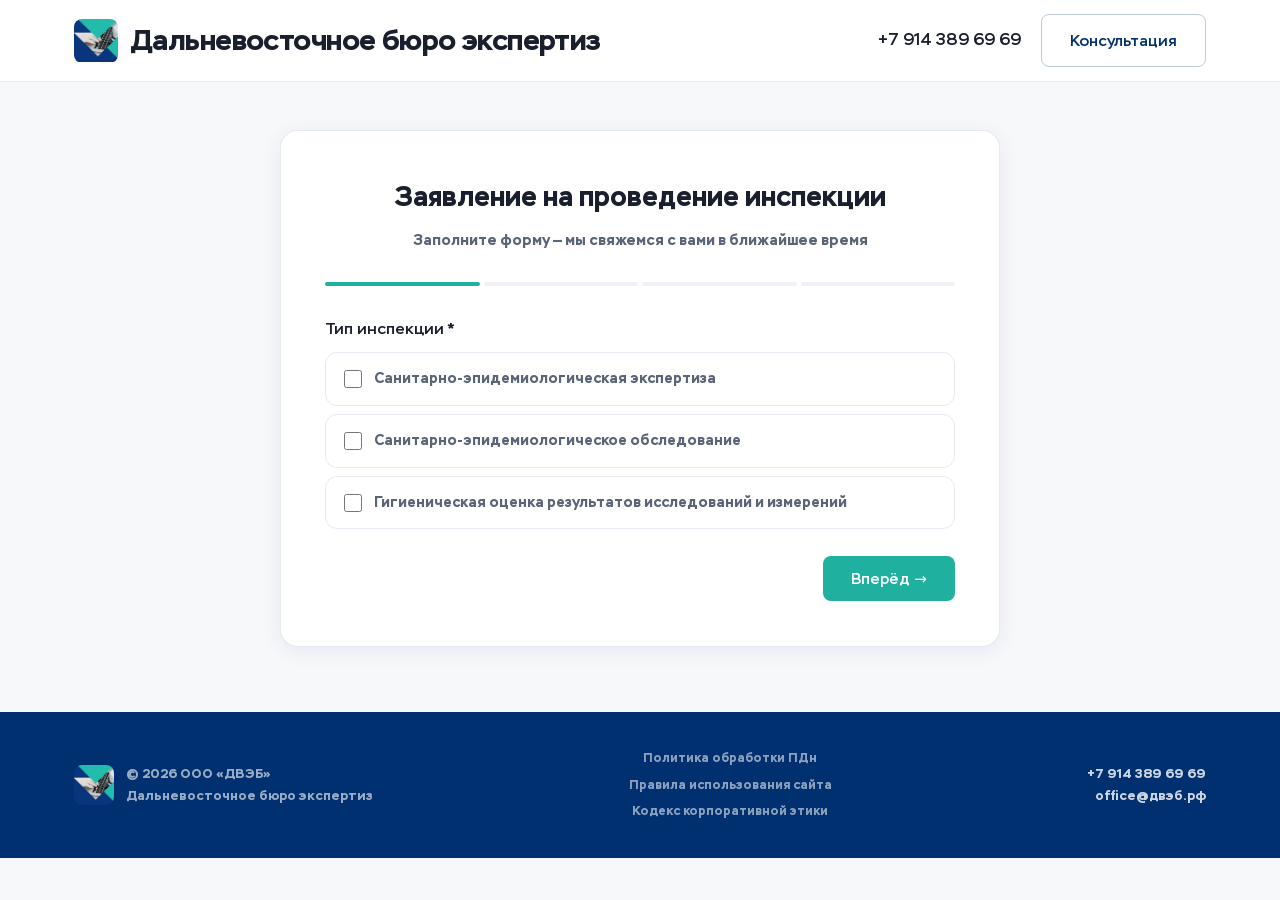
<file: quiz.html>
<!DOCTYPE html>
<html lang="ru">
<head>
<meta charset="UTF-8">
<meta name="viewport" content="width=device-width, initial-scale=1.0">
<title>Подать заявление — ДВЭБ</title>
<meta name="description" content="Подать заявление на проведение инспекции">
<link rel="icon" type="image/png" sizes="32x32" href="assets/favicon-32.png">
<link rel="icon" type="image/png" sizes="16x16" href="assets/favicon-16.png">
<link rel="apple-touch-icon" sizes="180x180" href="assets/favicon-180.png">
<link rel="stylesheet" href="css/styles.css">
</head>
<body>

<img src="assets/logo-white.png" alt="ДВЭБ" class="corner-logo">

<header class="header">
  <div class="header-inner">
    <a href="index.html" class="logo">
      <img src="assets/logo.png" alt="ДВЭБ" class="logo-img">
      <div class="logo-text">
        <span class="logo-title">Дальневосточное бюро экспертиз</span>
      </div>
    </a>
    <div class="header-contacts">
      <a href="tel:+79143896969" class="phone">+7 914 389 69 69</a>
      <a href="consult.html" class="btn btn-outline">Консультация</a>
    </div>
    <button class="burger" id="burger" aria-label="Меню">
      <span></span><span></span><span></span>
    </button>
  </div>
  <nav class="mobile-menu" id="mobileMenu">
    <a href="tel:+79143896969">+7 914 389 69 69</a>
    <a href="consult.html">Консультация</a>
    <a href="index.html">На главную</a>
  </nav>
</header>

<section class="quiz-page">
  <div class="container">
    <div class="quiz-container">
      <div class="quiz-header">
        <h1>Заявление на проведение инспекции</h1>
        <p>Заполните форму — мы свяжемся с вами в ближайшее время</p>
      </div>

      <div class="quiz-progress" id="quizProgress">
        <div class="quiz-dot active"></div>
        <div class="quiz-dot"></div>
        <div class="quiz-dot"></div>
        <div class="quiz-dot"></div>
      </div>

      <form id="quizForm" autocomplete="on">

        <!-- STEP 0: Тип инспекции -->
        <div class="quiz-step active" data-step="0" data-single="true">
          <label class="quiz-label">Тип инспекции *</label>
          <div class="quiz-options">
            <label class="quiz-option">
              <input type="checkbox" name="inspectionType" value="Санитарно-эпидемиологическая экспертиза">
              <span>Санитарно-эпидемиологическая экспертиза</span>
            </label>
            <label class="quiz-option">
              <input type="checkbox" name="inspectionType" value="Санитарно-эпидемиологическое обследование">
              <span>Санитарно-эпидемиологическое обследование</span>
            </label>
            <label class="quiz-option">
              <input type="checkbox" name="inspectionType" value="Гигиеническая оценка результатов исследований и измерений">
              <span>Гигиеническая оценка результатов исследований и измерений</span>
            </label>
          </div>
          <p class="quiz-error" id="error-0">Пожалуйста, выберите тип инспекции</p>
          <div class="quiz-nav">
            <button type="button" class="btn btn-outline quiz-prev" style="visibility:hidden">← Назад</button>
            <button type="button" class="btn btn-primary quiz-next">Вперёд →</button>
          </div>
        </div>

        <!-- STEP 1: Тип объекта (single select + Другое) -->
        <div class="quiz-step" data-step="1" data-single="true">
          <label class="quiz-label">Тип объекта / вид деятельности *</label>
          <div class="quiz-options">
            <label class="quiz-option"><input type="checkbox" name="objectType" value="Проект ПДВ"><span>Проект ПДВ</span></label>
            <label class="quiz-option"><input type="checkbox" name="objectType" value="Проект СЗЗ"><span>Проект СЗЗ (санитарно-защитная зона)</span></label>
            <label class="quiz-option"><input type="checkbox" name="objectType" value="Проект ЗСО"><span>Проект ЗСО (зона санитарной охраны)</span></label>
            <label class="quiz-option"><input type="checkbox" name="objectType" value="Проект НДС"><span>Проект НДС (нормативы сбросов)</span></label>
            <label class="quiz-option"><input type="checkbox" name="objectType" value="Проект размещения ПРТО"><span>Проект размещения ПРТО</span></label>
            <label class="quiz-option"><input type="checkbox" name="objectType" value="Медицинская деятельность"><span>Медицинская деятельность</span></label>
            <label class="quiz-option"><input type="checkbox" name="objectType" value="Фармацевтическая деятельность"><span>Фармацевтическая деятельность</span></label>
            <label class="quiz-option"><input type="checkbox" name="objectType" value="Образовательная деятельность"><span>Образовательная деятельность</span></label>
            <label class="quiz-option"><input type="checkbox" name="objectType" value="Обращение с отходами"><span>Обращение с отходами 1–4 классов</span></label>
            <label class="quiz-option"><input type="checkbox" name="objectType" value="Гигиеническая оценка результатов исследований и измерений"><span>Гигиеническая оценка результатов исследований и измерений</span></label>
            <label class="quiz-option"><input type="checkbox" name="objectType" value="Экспертиза протоколов"><span>Экспертиза протоколов исследований</span></label>
            <label class="quiz-option"><input type="checkbox" name="objectType" value="Другое" id="otherOption"><span>Другое</span></label>
          </div>
          <input type="text" name="objectTypeOther" class="quiz-input quiz-other-input" id="otherInput" placeholder="Укажите свой вариант" style="display:none; margin-top:10px">
          <p class="quiz-error" id="error-1">Пожалуйста, выберите тип объекта</p>
          <div class="quiz-nav">
            <button type="button" class="btn btn-outline quiz-prev">← Назад</button>
            <button type="button" class="btn btn-primary quiz-next">Вперёд →</button>
          </div>
        </div>

        <!-- STEP 2: Контакты -->
        <div class="quiz-step" data-step="2">
          <label class="quiz-label">Контактная информация</label>
          <input type="text" name="organization" class="quiz-input" placeholder="Организация *" required>
          <input type="text" name="name" class="quiz-input" placeholder="Ваше имя *" required>
          <input type="tel" name="phone" class="quiz-input" placeholder="Телефон *" required>
          <input type="email" name="email" class="quiz-input" placeholder="Email *" required>
          <p class="quiz-error" id="error-2">Пожалуйста, заполните все обязательные поля</p>
          <p class="quiz-error" id="error-email" style="margin-top:-6px">Проверьте, пожалуйста корректность введённого адреса электронной почты</p>
          <div class="quiz-nav">
            <button type="button" class="btn btn-outline quiz-prev">← Назад</button>
            <button type="button" class="btn btn-primary quiz-next">Вперёд →</button>
          </div>
        </div>

        <!-- STEP 3: Доп.инфо + файлы + отправка -->
        <div class="quiz-step" data-step="3">
          <label class="quiz-label">Дополнительная информация</label>
          <p style="color:var(--text-muted);font-size:0.82rem;margin-bottom:10px">Опишите кратко ваш объект или вопрос</p>
          <textarea name="message" class="quiz-textarea" placeholder="Например: стоматология в Благовещенске, нужно получить заключение для лицензирования..."></textarea>

          <label class="quiz-label" style="margin-top:20px">📎 Материалы</label>
          <p style="color:var(--text-muted);font-size:0.82rem;margin-bottom:10px">Загрузите протоколы исследований, проектную документацию, акты, справки или другие документы, относящиеся к заявке</p>
          <div class="file-drop-zone" id="fileDropZone">
            <div class="file-drop-icon">📁</div>
            <p class="file-drop-text">Перетащите файлы сюда или <span class="file-drop-link">выберите файлы</span></p>
            <p class="file-drop-hint">PDF, DOC, DOCX, XLS, XLSX, JPG, PNG, DWG — до 30 МБ</p>
            <input type="file" id="fileInput" multiple style="display:none" accept=".pdf,.doc,.docx,.xls,.xlsx,.jpg,.jpeg,.png,.gif,.dwg,.rtf,.odt,.ods,.txt,.csv">
          </div>
          <div class="file-list" id="fileList"></div>
          <p class="file-total" id="fileTotal" style="display:none"></p>

          <div class="quiz-consent-section" id="consentSection">
            <label class="consent-checkbox">
              <input type="checkbox" id="consentCheck">
              <span>Я ознакомился с <a href="privacy.html" style="color:var(--brand-teal)">Политикой обработки персональных данных</a> и даю согласие на их обработку</span>
            </label>
            <p class="quiz-error" id="error-consent">Сначала необходимо согласиться с Политикой обработки персональных данных</p>

            <label class="consent-checkbox">
              <input type="checkbox" id="methodsCheck" name="consent_methods">
              <span>Право выбора методов проведения инспекции для установления соответствия требованиям нормативной документации оставляю за Органом Инспекции</span>
            </label>
            <p class="quiz-error" id="error-methods">Необходимо подтвердить передачу права выбора методов инспекции Органу Инспекции</p>

            <label class="consent-checkbox">
              <input type="checkbox" id="noReturnCheck" name="consent_noReturn">
              <span>Предоставленные образцы и документацию прошу не возвращать</span>
            </label>
            <p class="quiz-error" id="error-noReturn">Необходимо подтвердить согласие</p>

            <label class="consent-checkbox">
              <input type="checkbox" id="schemesCheck" name="consent_schemes">
              <span>С методами (схемами) проведения инспекций, размещенными на сайте Органа инспекции (https://двэб.рф/), ознакомлен и согласен. Обязуюсь не влиять на процесс инспекции</span>
            </label>
            <p class="quiz-error" id="error-schemes">Необходимо подтвердить ознакомление с методами (схемами) проведения инспекций</p>

            <label class="consent-checkbox">
              <input type="checkbox" id="fsaCheck" name="consent_fsa">
              <span>Подавая данное заявление заявитель (представитель заявителя) выражает информированное согласие на передачу конфиденциальной информации, полученной и/или созданной органом инспекции в процессе и в результате оказания инспекционных услуг, в Федеральную службу по аккредитации Российской Федерации (ее законным представителям) в объеме и порядке, предусмотренном действующим законодательством Российской Федерации (Федеральный закон №412-ФЗ от 28.12.2013 «Об аккредитации в национальной системе аккредитации», Приказ Министерства экономического развития России от 24.10.2020 №704 «Об утверждении Положения о составе сведений о результатах деятельности аккредитованных лиц, об изменениях состава их работников и о компетентности этих работников, об изменениях технической оснащенности, представляемых аккредитованными лицами в Федеральную службу по аккредитации, порядке и сроках представления аккредитованными лицами таких сведений в Федеральную службу по аккредитации», Приказ Министерства экономического развития России от 26.10.2020 №707 «Об утверждении критериев аккредитации и перечня документов, подтверждающих соответствие заявителя, аккредитованного лица критериям аккредитации»)</span>
            </label>
            <p class="quiz-error" id="error-fsa">Необходимо дать информированное согласие на передачу сведений в ФСА</p>
          </div>

          <div class="quiz-nav">
            <button type="button" class="btn btn-outline quiz-prev">← Назад</button>
            <button type="submit" class="btn btn-primary quiz-submit">Отправить →</button>
          </div>
        </div>

        <!-- SUCCESS -->
        <div class="quiz-step quiz-success" id="quizSuccess">
          <div class="quiz-success-icon">✅</div>
          <h2>Заявление отправлено!</h2>
          <p>Мы свяжемся с вами в ближайшее рабочее время.</p>
          <p style="margin-top:14px">Если срочно — позвоните: <strong><a href="tel:+79143896969" style="color:var(--brand-teal)">8-914-389-69-69</a></strong></p>
          <a href="index.html" class="btn btn-outline" style="margin-top:20px">← На главную</a>

        </div>

      </form>
    </div>
  </div>
</section>

<footer class="footer">
  <div class="container footer-inner">
    <div class="footer-col" style="display:flex;align-items:center;gap:12px">
      <img src="assets/logo.png" alt="ДВЭБ" class="footer-logo">
      <p>© 2026 ООО «ДВЭБ»<br>Дальневосточное бюро экспертиз</p>
    </div>
    <div class="footer-col footer-legal">
      <a href="privacy.html">Политика обработки ПДн</a>
      <a href="terms.html">Правила использования сайта</a>
      <a href="ethics.html">Кодекс корпоративной этики</a>
    </div>
    <div class="footer-col" style="text-align:right">
      <p><a href="tel:+79143896969">+7 914 389 69 69</a></p>
      <p><a href="mailto:office@двэб.рф">office@двэб.рф</a></p>
    </div>
  </div>
</footer>

<script src="js/form-config.js"></script>
<script src="js/main.js"></script>
</body>
</html>
</file>
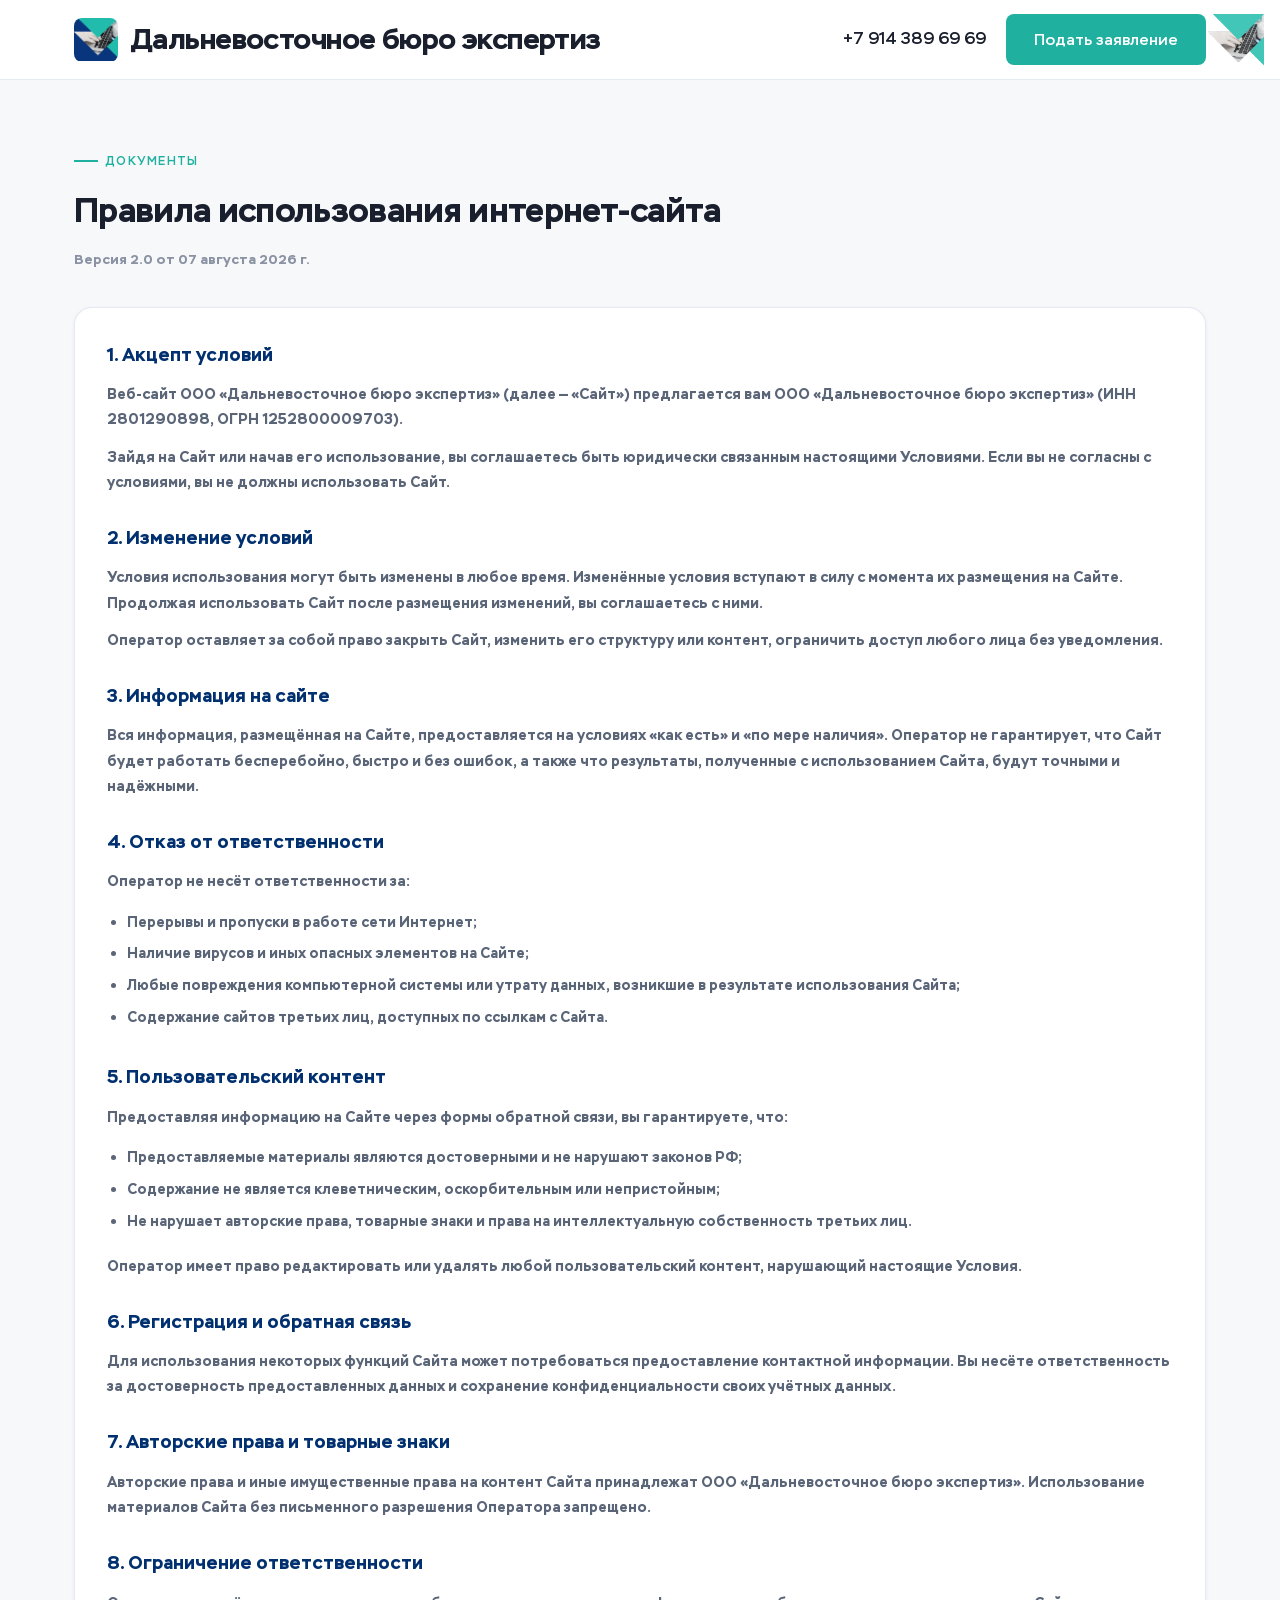
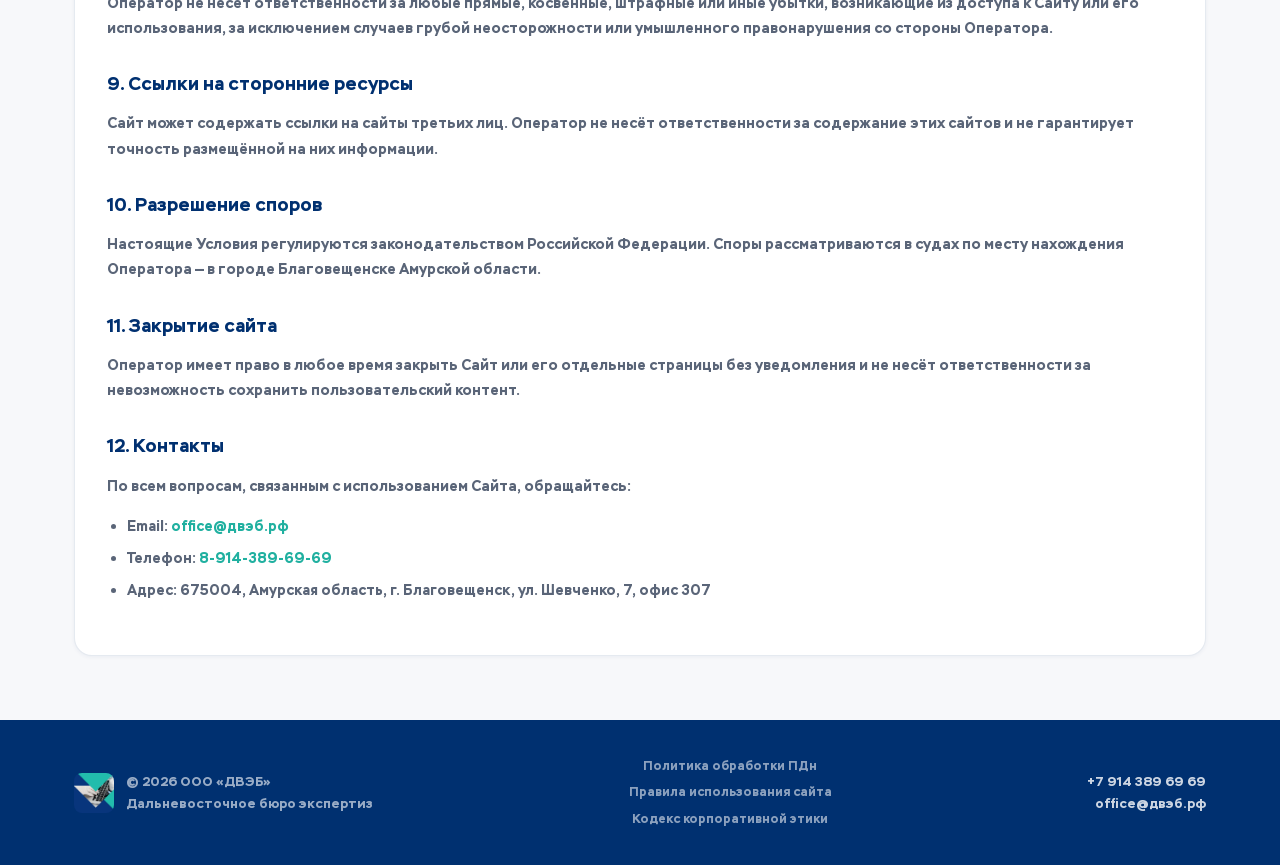
<file: terms.html>
<!DOCTYPE html>
<html lang="ru">
<head>
<meta charset="UTF-8">
<meta name="viewport" content="width=device-width, initial-scale=1.0">
<title>Правила использования сайта — ДВЭБ</title>
<meta name="description" content="Правила использования интернет-сайта ООО «Дальневосточное бюро экспертиз»">
<link rel="icon" type="image/png" sizes="32x32" href="assets/favicon-32.png">
<link rel="icon" type="image/png" sizes="16x16" href="assets/favicon-16.png">
<link rel="apple-touch-icon" sizes="180x180" href="assets/favicon-180.png">
<link rel="stylesheet" href="css/styles.css">
</head>
<body>

<img src="assets/logo-transparent.png" alt="ДВЭБ" class="corner-logo">

<header class="header">
  <div class="header-inner">
    <a href="index.html" class="logo">
      <img src="assets/logo.png" alt="ДВЭБ" class="logo-img">
      <div class="logo-text">
        <span class="logo-title">Дальневосточное бюро экспертиз</span>
      </div>
    </a>
    <div class="header-contacts">
      <a href="tel:+79143896969" class="phone">+7 914 389 69 69</a>
      <a href="quiz.html" class="btn btn-primary">Подать заявление</a>
    </div>
    <button class="burger" id="burger" aria-label="Меню">
      <span></span><span></span><span></span>
    </button>
  </div>
  <nav class="mobile-menu" id="mobileMenu">
    <a href="tel:+79143896969">+7 914 389 69 69</a>
    <a href="quiz.html">Подать заявление</a>
    <a href="index.html">На главную</a>
  </nav>
</header>

<section class="section">
  <div class="container">
    <div class="section-header">
      <div class="section-eyebrow">Документы</div>
      <h1 class="section-title">Правила использования интернет-сайта</h1>
      <p style="color:var(--text-muted);font-size:0.85rem;margin-top:8px">Версия 2.0 от 07 августа 2026 г.</p>
    </div>

    <div class="card legal-text">

    <h2>1. Акцепт условий</h2>
    <p>Веб-сайт ООО «Дальневосточное бюро экспертиз» (далее — «Сайт») предлагается вам ООО «Дальневосточное бюро экспертиз» (ИНН 2801290898, ОГРН 1252800009703).</p>
    <p>Зайдя на Сайт или начав его использование, вы соглашаетесь быть юридически связанным настоящими Условиями. Если вы не согласны с условиями, вы не должны использовать Сайт.</p>

    <h2>2. Изменение условий</h2>
    <p>Условия использования могут быть изменены в любое время. Изменённые условия вступают в силу с момента их размещения на Сайте. Продолжая использовать Сайт после размещения изменений, вы соглашаетесь с ними.</p>
    <p>Оператор оставляет за собой право закрыть Сайт, изменить его структуру или контент, ограничить доступ любого лица без уведомления.</p>

    <h2>3. Информация на сайте</h2>
    <p>Вся информация, размещённая на Сайте, предоставляется на условиях «как есть» и «по мере наличия». Оператор не гарантирует, что Сайт будет работать бесперебойно, быстро и без ошибок, а также что результаты, полученные с использованием Сайта, будут точными и надёжными.</p>

    <h2>4. Отказ от ответственности</h2>
    <p>Оператор не несёт ответственности за:</p>
    <ul class="legal-list">
      <li>Перерывы и пропуски в работе сети Интернет;</li>
      <li>Наличие вирусов и иных опасных элементов на Сайте;</li>
      <li>Любые повреждения компьютерной системы или утрату данных, возникшие в результате использования Сайта;</li>
      <li>Содержание сайтов третьих лиц, доступных по ссылкам с Сайта.</li>
    </ul>

    <h2>5. Пользовательский контент</h2>
    <p>Предоставляя информацию на Сайте через формы обратной связи, вы гарантируете, что:</p>
    <ul class="legal-list">
      <li>Предоставляемые материалы являются достоверными и не нарушают законов РФ;</li>
      <li>Содержание не является клеветническим, оскорбительным или непристойным;</li>
      <li>Не нарушает авторские права, товарные знаки и права на интеллектуальную собственность третьих лиц.</li>
    </ul>
    <p>Оператор имеет право редактировать или удалять любой пользовательский контент, нарушающий настоящие Условия.</p>

    <h2>6. Регистрация и обратная связь</h2>
    <p>Для использования некоторых функций Сайта может потребоваться предоставление контактной информации. Вы несёте ответственность за достоверность предоставленных данных и сохранение конфиденциальности своих учётных данных.</p>

    <h2>7. Авторские права и товарные знаки</h2>
    <p>Авторские права и иные имущественные права на контент Сайта принадлежат ООО «Дальневосточное бюро экспертиз». Использование материалов Сайта без письменного разрешения Оператора запрещено.</p>

    <h2>8. Ограничение ответственности</h2>
    <p>Оператор не несёт ответственности за любые прямые, косвенные, штрафные или иные убытки, возникающие из доступа к Сайту или его использования, за исключением случаев грубой неосторожности или умышленного правонарушения со стороны Оператора.</p>

    <h2>9. Ссылки на сторонние ресурсы</h2>
    <p>Сайт может содержать ссылки на сайты третьих лиц. Оператор не несёт ответственности за содержание этих сайтов и не гарантирует точность размещённой на них информации.</p>

    <h2>10. Разрешение споров</h2>
    <p>Настоящие Условия регулируются законодательством Российской Федерации. Споры рассматриваются в судах по месту нахождения Оператора — в городе Благовещенске Амурской области.</p>

    <h2>11. Закрытие сайта</h2>
    <p>Оператор имеет право в любое время закрыть Сайт или его отдельные страницы без уведомления и не несёт ответственности за невозможность сохранить пользовательский контент.</p>

    <h2>12. Контакты</h2>
    <p>По всем вопросам, связанным с использованием Сайта, обращайтесь:</p>
    <ul class="legal-list">
      <li>Email: <a href="mailto:office@двэб.рф" style="color:var(--brand-teal)">office@двэб.рф</a></li>
      <li>Телефон: <a href="tel:+79143896969" style="color:var(--brand-teal)">8-914-389-69-69</a></li>
      <li>Адрес: 675004, Амурская область, г. Благовещенск, ул. Шевченко, 7, офис 307</li>
    </ul>

    </div>
  </div>
</section>

<footer class="footer">
  <div class="container footer-inner">
    <div class="footer-col" style="display:flex;align-items:center;gap:12px">
      <img src="assets/logo.png" alt="ДВЭБ" class="footer-logo">
      <p>© 2026 ООО «ДВЭБ»<br>Дальневосточное бюро экспертиз</p>
    </div>
    <div class="footer-col footer-legal">
      <a href="privacy.html">Политика обработки ПДн</a>
      <a href="terms.html">Правила использования сайта</a>
      <a href="ethics.html">Кодекс корпоративной этики</a>
    </div>
    <div class="footer-col" style="text-align:right">
      <p><a href="tel:+79143896969">+7 914 389 69 69</a></p>
      <p><a href="mailto:office@двэб.рф">office@двэб.рф</a></p>
    </div>
  </div>
</footer>

<script src="js/main.js"></script>
</body>
</html>
</file>
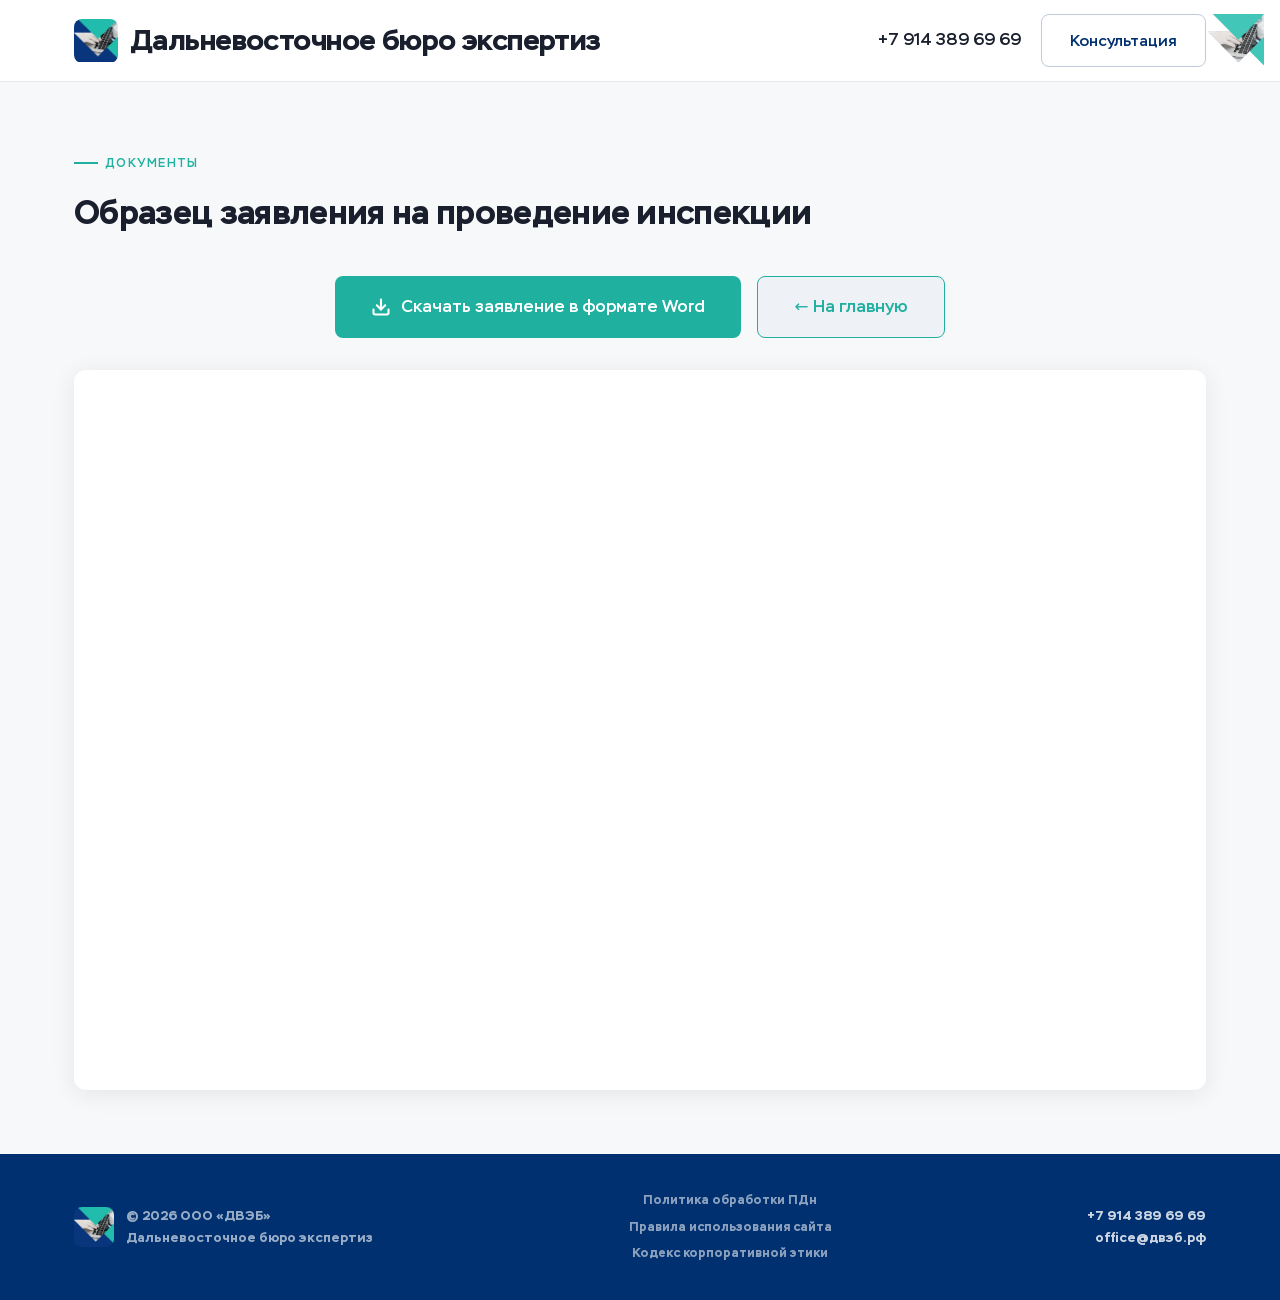
<file: zayavlenie.html>
<!DOCTYPE html>
<html lang="ru">
<head>
<meta charset="UTF-8">
<meta name="viewport" content="width=device-width, initial-scale=1.0">
<title>Образец заявления на проведение инспекции — ДВЭБ</title>
<meta name="description" content="Образец заявления на проведение санитарно-эпидемиологической экспертизы, обследования или гигиенической оценки. Скачать бланк заявления.">
<link rel="icon" type="image/png" sizes="32x32" href="assets/favicon-32.png">
<link rel="icon" type="image/png" sizes="16x16" href="assets/favicon-16.png">
<link rel="apple-touch-icon" sizes="180x180" href="assets/favicon-180.png">
<link rel="stylesheet" href="css/styles.css">

<!-- Open Graph -->
<meta property="og:title" content="Образец заявления на проведение инспекции — ДВЭБ">
<meta property="og:description" content="Скачать образец заявления на проведение санитарно-эпидемиологической экспертизы, обследования или гигиенической оценки.">
<meta property="og:type" content="website">
<meta property="og:url" content="https://двэб.рф/zayavlenie.html">
<meta property="og:image" content="assets/logo-transparent.png">
<meta name="twitter:card" content="summary">
</head>
<body>

<!-- Corner logo -->
<img src="assets/logo-transparent.png" alt="ДВЭБ" class="corner-logo">

<!-- HEADER -->
<header class="header">
  <div class="header-inner">
    <a href="index.html" class="logo">
      <img src="assets/logo.png" alt="ДВЭБ" class="logo-img">
      <div class="logo-text">
        <span class="logo-title">Дальневосточное бюро экспертиз</span>
      </div>
    </a>
    <div class="header-contacts">
      <a href="tel:+79143896969" class="phone">+7 914 389 69 69</a>
      <a href="consult.html" class="btn btn-outline">Консультация</a>
    </div>
    <button class="burger" id="burger" aria-label="Меню">
      <span></span><span></span><span></span>
    </button>
  </div>
  <nav class="mobile-menu" id="mobileMenu">
    <a href="tel:+79143896969">+7 914 389 69 69</a>
    <a href="consult.html">Консультация</a>
    <a href="quiz.html">Подать заявление</a>
  </nav>
</header>

<!-- PAGE CONTENT -->
<section class="section" id="zayavlenie-page">
  <div class="container">
    <div class="section-header reveal">
      <div class="section-eyebrow">Документы</div>
      <h1 class="section-title">Образец заявления на проведение инспекции</h1>
    </div>

    <div class="zayavlenie-actions reveal" style="display:flex;justify-content:center;gap:16px;flex-wrap:wrap;margin-bottom:32px">
      <a href="assets/zayavlenie-na-inspektsiyu.docx" download class="btn btn-primary btn-lg" style="display:inline-flex;align-items:center;gap:10px">
        <svg xmlns="http://www.w3.org/2000/svg" width="20" height="20" viewBox="0 0 24 24" fill="none" stroke="currentColor" stroke-width="2.5" stroke-linecap="round" stroke-linejoin="round">
          <path d="M21 15v4a2 2 0 0 1-2 2H5a2 2 0 0 1-2-2v-4"></path>
          <polyline points="7 10 12 15 17 10"></polyline>
          <line x1="12" y1="15" x2="12" y2="3"></line>
        </svg>
        Скачать заявление в формате Word
      </a>
      <a href="index.html" class="btn btn-ghost btn-lg" style="border-color:var(--brand-teal);color:var(--brand-teal)">← На главную</a>
    </div>

    <div class="zayavlenie-pdf-wrapper reveal" style="background:#fff;border-radius:12px;box-shadow:0 4px 24px rgba(0,0,0,0.08);overflow:hidden">
      <iframe src="assets/zayavlenie-na-inspektsiyu.pdf#toolbar=1" style="width:100%;height:80vh;min-height:600px;border:none;display:block"></iframe>
    </div>

  </div>
</section>

<!-- FOOTER -->
<footer class="footer">
  <div class="container footer-inner">
    <div class="footer-col" style="display:flex;align-items:center;gap:12px">
      <img src="assets/logo.png" alt="ДВЭБ" class="footer-logo">
      <p>© 2026 ООО «ДВЭБ»<br>Дальневосточное бюро экспертиз</p>
    </div>
    <div class="footer-col footer-legal">
      <a href="privacy.html">Политика обработки ПДн</a>
      <a href="terms.html">Правила использования сайта</a>
      <a href="ethics.html">Кодекс корпоративной этики</a>
    </div>
    <div class="footer-col" style="text-align:right">
      <p><a href="tel:+79143896969">+7 914 389 69 69</a></p>
      <p><a href="mailto:office@двэб.рф">office@двэб.рф</a></p>
    </div>
  </div>
</footer>

<script src="js/main.js"></script>
</body>
</html>
</file>
<file: css/styles.css>
/* ============================================
   ДВЭБ — Design System v3
   Brand colors: #003070 / #20B0A0 / #D0D0D0
   Font: Stem (local)
   ============================================ */

/* ===== FONTS ===== */
@font-face {
  font-family: 'Stem';
  src: url('../fonts/Stem-Thin.woff2') format('woff2'), url('../fonts/Stem-Thin.woff') format('woff');
  font-weight: 100; font-style: normal; font-display: swap;
}
@font-face {
  font-family: 'Stem';
  src: url('../fonts/Stem-ExtraLight.woff2') format('woff2'), url('../fonts/Stem-ExtraLight.woff') format('woff');
  font-weight: 200; font-style: normal; font-display: swap;
}
@font-face {
  font-family: 'Stem';
  src: url('../fonts/Stem-Light.woff2') format('woff2'), url('../fonts/Stem-Light.woff') format('woff');
  font-weight: 300; font-style: normal; font-display: swap;
}
@font-face {
  font-family: 'Stem';
  src: url('../fonts/Stem-SemiLight.woff2') format('woff2'), url('../fonts/Stem-SemiLight.woff') format('woff');
  font-weight: 350; font-style: normal; font-display: swap;
}
@font-face {
  font-family: 'Stem';
  src: url('../fonts/Stem-Regular.woff2') format('woff2'), url('../fonts/Stem-Regular.woff') format('woff');
  font-weight: 400; font-style: normal; font-display: swap;
}
@font-face {
  font-family: 'Stem';
  src: url('../fonts/Stem-Medium.woff2') format('woff2'), url('../fonts/Stem-Medium.woff') format('woff');
  font-weight: 500; font-style: normal; font-display: swap;
}
@font-face {
  font-family: 'Stem';
  src: url('../fonts/Stem-Bold.woff2') format('woff2'), url('../fonts/Stem-Bold.woff') format('woff');
  font-weight: 700; font-style: normal; font-display: swap;
}

/* ===== RESET ===== */
*, *::before, *::after { margin: 0; padding: 0; box-sizing: border-box; }
html { scroll-behavior: smooth; -webkit-text-size-adjust: 100%; }

/* ===== TOKENS ===== */
:root {
  --brand-blue: #003070;
  --brand-blue-dark: #002555;
  --brand-blue-light: #1A4585;
  --brand-teal: #20B0A0;
  --brand-teal-hover: #25C0AE;
  --brand-teal-soft: rgba(32, 176, 160, 0.12);
  --brand-teal-glow: rgba(32, 176, 160, 0.3);
  --brand-grey: #D0D0D0;
  --brand-grey-blue: #C0D0E0;

  --bg-base: #F7F8FA;
  --bg-surface: #FFFFFF;
  --bg-tinted: #EEF1F6;
  --bg-dark: var(--brand-blue);
  --bg-dark-surface: var(--brand-blue-dark);

  --text-primary: #1A1F2E;
  --text-secondary: #5A6578;
  --text-muted: #8A92A3;
  --text-inverse: #FFFFFF;

  --border: rgba(0, 48, 112, 0.1);
  --border-active: rgba(0, 48, 112, 0.25);

  --radius-sm: 8px;
  --radius: 12px;
  --radius-lg: 18px;

  --shadow-sm: 0 1px 4px rgba(0, 48, 112, 0.06);
  --shadow: 0 4px 20px rgba(0, 48, 112, 0.08);
  --shadow-lg: 0 12px 40px rgba(0, 48, 112, 0.12);

  --font: 'Stem', system-ui, -apple-system, 'Segoe UI', sans-serif;
  --max-w: 1180px;
}

body {
  font-family: var(--font);
  color: var(--text-primary);
  background: var(--bg-base);
  line-height: 1.65;
  overflow-x: hidden;
  -webkit-font-smoothing: antialiased;
}

a { color: inherit; text-decoration: none; }
ul, ol { list-style: none; }
img { max-width: 100%; display: block; }

/* ===== CONTAINER ===== */
.container { max-width: var(--max-w); margin: 0 auto; padding: 0 24px; }

/* ===== BUTTONS ===== */
.btn {
  display: inline-flex; align-items: center; gap: 8px;
  padding: 13px 28px; border-radius: var(--radius-sm);
  font-family: var(--font); font-weight: 500; font-size: 0.95rem;
  transition: all 0.25s cubic-bezier(0.4, 0, 0.2, 1);
  cursor: pointer; border: none; white-space: nowrap;
}
.btn-primary { background: var(--brand-teal); color: #fff; }
.btn-primary:hover { background: var(--brand-teal-hover); transform: translateY(-2px); box-shadow: 0 8px 20px var(--brand-teal-glow); }
.btn-blue { background: var(--brand-blue); color: #fff; }
.btn-blue:hover { background: var(--brand-blue-light); transform: translateY(-2px); box-shadow: 0 8px 20px rgba(0,48,112,0.25); }
.btn-outline { background: transparent; color: var(--brand-blue); border: 1.5px solid var(--border-active); }
.btn-outline:hover { background: var(--brand-blue); color: #fff; border-color: var(--brand-blue); }
.btn-ghost { background: var(--bg-tinted); color: var(--text-primary); border: 1px solid var(--border); }
.btn-ghost:hover { border-color: var(--brand-teal); color: var(--brand-teal); }
.btn-lg { padding: 16px 36px; font-size: 1.05rem; }
.btn-xl { padding: 18px 44px; font-size: 1.1rem; }

/* ===== HEADER ===== */
.header {
  position: sticky; top: 0; z-index: 100;
  background: rgba(255, 255, 255, 0.92);
  backdrop-filter: blur(16px); -webkit-backdrop-filter: blur(16px);
  border-bottom: 1px solid var(--border);
}
.header-inner {
  display: flex; align-items: center; justify-content: space-between;
  padding: 14px 24px; max-width: var(--max-w); margin: 0 auto; gap: 16px;
}
.logo { display: flex; align-items: center; gap: 12px; }
.logo-text { display: flex; flex-direction: column; }
.logo-img { width: 44px; height: 44px; object-fit: contain; border-radius: 8px; }
.logo-title { font-size: clamp(1.4rem, 2.5vw, 1.8rem); font-weight: 700; color: var(--text-primary); line-height: 1.2; white-space: nowrap; letter-spacing: -0.02em; }
.header-contacts { display: flex; align-items: center; gap: 20px; }
.phone {
  font-weight: 500; font-size: 1rem; color: var(--text-primary);
  white-space: nowrap; transition: color 0.2s;
}
.phone:hover { color: var(--brand-teal); }
.burger { display: none; flex-direction: column; gap: 5px; background: none; border: none; cursor: pointer; padding: 8px; }
.burger span { width: 24px; height: 2px; background: var(--text-primary); border-radius: 2px; transition: 0.3s; }
.mobile-menu {
  display: none; flex-direction: column; gap: 16px;
  padding: 20px 24px; background: var(--bg-surface); border-bottom: 1px solid var(--border);
}
.mobile-menu.open { display: flex; }
.mobile-menu a { color: var(--text-primary); font-weight: 500; padding: 8px 0; }

/* ===== HERO ===== */
.hero {
  background: var(--brand-blue);
  color: #fff;
  padding: 72px 0 64px;
  position: relative;
  overflow: hidden;
}
.hero::before {
  content: '';
  position: absolute; top: 0; right: -50px;
  width: 500px; height: 500px;
  background-image: radial-gradient(circle, rgba(255,255,255,0.06) 1px, transparent 1px);
  background-size: 24px 24px;
  pointer-events: none;
}
.hero-inner { display: flex; align-items: flex-start; gap: 40px; position: relative; z-index: 1; }
.hero-left { flex: 0 0 290px; }

.side-nav {
  display: flex; flex-direction: column; gap: 8px;
  background: rgba(255, 255, 255, 0.08);
  border: 1px solid rgba(255, 255, 255, 0.12);
  border-radius: var(--radius); padding: 14px;
  backdrop-filter: blur(8px);
}
.side-nav-btn {
  display: flex; align-items: center; gap: 12px;
  padding: 13px 14px; background: transparent;
  border: 1px solid transparent; border-radius: var(--radius-sm);
  transition: all 0.2s; color: #fff;
}
.side-nav-btn:hover { background: rgba(255, 255, 255, 0.1); border-color: rgba(255,255,255,0.1); }
.side-nav-icon { font-size: 1.25rem; flex-shrink: 0; }
.side-nav-btn strong { display: block; font-size: 0.88rem; font-weight: 500; }
.side-nav-btn small { font-size: 0.75rem; opacity: 0.65; }

.hero-content { flex: 1; padding-top: 4px; }

/* Fixed logo in top-right corner */
.corner-logo {
  position: fixed;
  top: 14px;
  right: 16px;
  width: 56px;
  height: auto;
  z-index: 1000;
  opacity: 0.85;
  transition: opacity 0.2s;
}
.corner-logo:hover { opacity: 1; }
.hero-eyebrow {
  display: inline-flex; align-items: center; gap: 8px;
  padding: 6px 14px;
  background: rgba(32, 176, 160, 0.15);
  border: 1px solid rgba(32, 176, 160, 0.3);
  border-radius: 100px;
  font-size: 0.75rem; letter-spacing: 0.05em;
  color: var(--brand-teal); margin-bottom: 24px;
}
.hero-eyebrow .dot { width: 6px; height: 6px; background: var(--brand-teal); border-radius: 50%; animation: pulse 2s infinite; }
@keyframes pulse { 0%,100% { opacity:1; transform:scale(1); } 50% { opacity:0.4; transform:scale(1.4); } }

.hero-title { font-size: clamp(1.8rem, 4vw, 2.8rem); font-weight: 700; line-height: 1.15; margin-bottom: 18px; letter-spacing: -0.02em; }
.hero-title .accent { color: var(--brand-teal); }
.hero-subtitle { font-size: clamp(0.92rem, 1.6vw, 1.05rem); color: rgba(255,255,255,0.75); margin-bottom: 32px; max-width: 580px; line-height: 1.7; }
.hero-actions { display: flex; gap: 14px; flex-wrap: wrap; }

/* Яркая кнопка образца заявления */
.btn-zayavka {
  background: linear-gradient(135deg, #ff6b35, #f7931e);
  color: #fff;
  border: none;
  font-weight: 600;
  box-shadow: 0 4px 18px rgba(255,107,53,0.4);
  animation: zayavka-glow 2.5s ease-in-out infinite;
  transition: transform 0.2s, box-shadow 0.2s;
}
.btn-zayavka:hover {
  transform: translateY(-2px);
  box-shadow: 0 6px 24px rgba(255,107,53,0.55);
  background: linear-gradient(135deg, #ff5722, #e8800e);
}
@keyframes zayavka-glow {
  0%,100% { box-shadow: 0 4px 18px rgba(255,107,53,0.4); }
  50% { box-shadow: 0 4px 28px rgba(255,107,53,0.65); }
}

/* Кнопка перечня документов */
.btn-perechen {
  background: linear-gradient(135deg, #003070, #0066cc);
  color: #fff;
  border: none;
  font-weight: 600;
  line-height: 1.3;
  text-align: center;
  box-shadow: 0 4px 18px rgba(0,48,112,0.35);
  transition: transform 0.2s, box-shadow 0.2s;
}
.btn-perechen:hover {
  transform: translateY(-2px);
  box-shadow: 0 6px 24px rgba(0,48,112,0.5);
  background: linear-gradient(135deg, #002855, #0055b3);
}

/* ===== SECTIONS ===== */
.section { padding: 64px 0; }
.section-header { margin-bottom: 36px; }
.section-eyebrow {
  display: inline-flex; align-items: center; gap: 8px;
  font-size: 0.75rem; text-transform: uppercase; letter-spacing: 0.12em;
  color: var(--brand-teal); margin-bottom: 12px; font-weight: 500;
}
.section-eyebrow::before { content: ''; width: 24px; height: 2px; background: var(--brand-teal); }
.section-title { font-size: clamp(1.5rem, 3vw, 2.1rem); font-weight: 700; margin-bottom: 10px; letter-spacing: -0.02em; }
.section-desc { color: var(--text-secondary); font-size: 0.95rem; margin-bottom: 32px; max-width: 640px; }

/* ===== ACCREDITATION ===== */
.accred-card {
  display: flex; align-items: stretch; gap: 44px;
  background: linear-gradient(150deg, #003070 0%, #003F8F 55%, #00346F 100%);
  color: #fff;
  border-radius: var(--radius-lg);
  padding: 52px 56px;
  position: relative;
  overflow: hidden;
  box-shadow: 0 18px 50px rgba(0, 48, 112, 0.35);
}
.accred-card::before {
  content: '';
  position: absolute; top: -60px; right: -60px;
  width: 420px; height: 420px;
  background-image: radial-gradient(circle, rgba(255,255,255,0.05) 1px, transparent 1px);
  background-size: 22px 22px;
  pointer-events: none;
}
.accred-emblem {
  flex: 0 0 260px;
  display: flex; flex-direction: column; align-items: center; justify-content: center;
  gap: 14px;
  background: rgba(255, 255, 255, 0.07);
  border: 1px solid rgba(255, 255, 255, 0.12);
  border-radius: var(--radius-lg);
  padding: 36px 24px;
  text-align: center;
}
.accred-number {
  font-size: 1.35rem; font-weight: 700; letter-spacing: 0.04em;
  color: #fff;
  font-variant-numeric: tabular-nums;
}
.accred-number-label { font-size: 0.72rem; line-height: 1.45; color: rgba(255,255,255,0.6); max-width: 190px; }
.accred-body { flex: 1; position: relative; z-index: 1; }
.accred-eyebrow {
  display: inline-flex; align-items: center; gap: 8px;
  padding: 6px 14px;
  background: rgba(32, 176, 160, 0.18);
  border: 1px solid rgba(32, 176, 160, 0.4);
  border-radius: 100px;
  font-size: 0.72rem; letter-spacing: 0.08em; text-transform: uppercase;
  color: #5CDDCE; margin-bottom: 18px; font-weight: 500;
}
.accred-title { font-size: clamp(1.35rem, 2.6vw, 1.9rem); font-weight: 700; margin-bottom: 14px; letter-spacing: -0.02em; }
.accred-text { font-size: 0.95rem; line-height: 1.75; color: rgba(255,255,255,0.82); max-width: 640px; margin-bottom: 26px; }
.accred-facts {
  list-style: none;
  display: grid; grid-template-columns: repeat(auto-fit, minmax(200px, 1fr));
  gap: 12px;
  margin-bottom: 28px;
}
.accred-facts li {
  background: rgba(255, 255, 255, 0.06);
  border: 1px solid rgba(255, 255, 255, 0.1);
  border-radius: var(--radius);
  padding: 14px 16px;
}
.accred-facts strong { display: block; font-size: 0.9rem; font-weight: 600; margin-bottom: 4px; color: #fff; }
.accred-facts span { font-size: 0.78rem; color: rgba(255,255,255,0.62); line-height: 1.4; }
.accred-link {
  display: inline-flex; align-items: center; gap: 10px;
  color: #5CDDCE; font-weight: 600; font-size: 0.95rem;
  text-decoration: none;
  border-bottom: 1px solid rgba(92, 221, 206, 0.35);
  padding-bottom: 4px;
  transition: color 0.2s, border-color 0.2s;
}
.accred-link:hover { color: #fff; border-color: #fff; }

/* ===== CARD ===== */
.card { background: var(--bg-surface); border: 1px solid var(--border); border-radius: var(--radius-lg); padding: 32px; box-shadow: var(--shadow-sm); }
.info-grid { display: grid; grid-template-columns: repeat(auto-fit, minmax(250px, 1fr)); gap: 14px; margin: 22px 0; }
.info-item { padding: 16px; background: var(--bg-tinted); border-radius: var(--radius); font-size: 0.9rem; color: var(--text-secondary); }
.info-item strong { display: block; margin-bottom: 5px; color: var(--brand-blue); font-size: 0.72rem; text-transform: uppercase; letter-spacing: 0.08em; font-weight: 500; }
.card h3 { font-size: 1.1rem; margin: 24px 0 10px; }
.personnel-list li { padding: 11px 0; font-size: 0.92rem; border-bottom: 1px solid var(--border); }
.personnel-list li:last-child { border: none; }

.contact-info { flex: 1; }
.contact-item { font-size: 0.92rem; color: var(--text-secondary); margin-bottom: 10px; line-height: 1.5; }
.contact-item a { color: var(--brand-teal); }

/* ---- TEAM (medical landing style) ---- */
.section-label { display: inline-block; font-size: 0.82rem; font-weight: 700; letter-spacing: 1.5px; text-transform: uppercase; color: var(--brand-blue); margin-bottom: 10px; }
.team { padding: 80px 0; }
.team-grid { display: grid; grid-template-columns: repeat(auto-fit, minmax(200px, 1fr)); gap: 24px; margin-top: 40px; align-items: start; }
.team-card { background: #fff; border: 1px solid var(--border); border-radius: var(--radius); padding: 28px; text-align: center; transition: all 0.25s; box-shadow: var(--shadow-sm); }
.team-card:hover { box-shadow: var(--shadow); transform: translateY(-2px); }
.team-card h3 { font-size: 1.05rem; font-weight: 700; margin-bottom: 2px; color: var(--text-primary); }
.team-role { color: var(--brand-blue); font-size: 0.87rem; font-weight: 600; margin-bottom: 10px; }
.team-exp { font-size: 0.84rem; color: var(--text-secondary); }

/* ===== STAGES ===== */
.stages-grid { display: grid; grid-template-columns: repeat(auto-fit, minmax(290px, 1fr)); gap: 18px; }
.stage-card {
  background: var(--bg-surface); border: 1px solid var(--border);
  border-radius: var(--radius-lg); padding: 30px; position: relative;
  overflow: hidden; transition: all 0.3s;
}
.stage-card:hover { border-color: var(--brand-teal); transform: translateY(-3px); box-shadow: var(--shadow); }
.stage-num {
  position: absolute; top: 8px; right: 18px;
  font-size: 4rem; font-weight: 700; color: var(--bg-tinted); line-height: 1; z-index: 0;
}
.stage-card h3 { font-size: 1.1rem; margin-bottom: 12px; position: relative; z-index: 1; }
.stage-card p { font-size: 0.88rem; color: var(--text-secondary); margin-bottom: 10px; position: relative; z-index: 1; }

/* ===== PRICE ===== */
.price-block {
  background: var(--bg-surface); border: 1px solid var(--border);
  border-radius: var(--radius-lg); padding: 30px; margin-bottom: 18px; box-shadow: var(--shadow-sm);
}
.price-block h3 { font-size: 1.15rem; margin-bottom: 18px; color: var(--brand-blue); }
.price-subtitle { font-size: 0.95rem; font-weight: 500; margin: 22px 0 10px; color: var(--text-primary); }
.price-table { width: 100%; border-collapse: collapse; }
.price-table td { padding: 11px 0; border-bottom: 1px solid var(--border); font-size: 0.9rem; color: var(--text-secondary); }
.price-table td:last-child { text-align: right; font-weight: 500; white-space: nowrap; color: var(--brand-teal); }
.price-notes { background: #FFF8E8; border: 1px solid rgba(245, 166, 35, 0.2); border-radius: var(--radius-lg); padding: 26px; margin-top: 18px; }
.price-notes h4 { font-size: 0.98rem; margin-bottom: 12px; color: #B88200; }
.price-notes ol { padding-left: 20px; }
.price-notes ol li { padding: 5px 0; font-size: 0.85rem; color: var(--text-secondary); list-style: decimal; }

/* ===== REGULATORY ===== */
.reg-group {
  background: var(--bg-surface); border: 1px solid var(--border);
  border-radius: var(--radius); margin-bottom: 8px; overflow: hidden;
  transition: border-color 0.2s;
}
.reg-group:hover { border-color: var(--border-active); }
.reg-group summary {
  padding: 16px 22px; font-size: 0.92rem; font-weight: 500;
  cursor: pointer; list-style: none; display: flex;
  align-items: center; justify-content: space-between; transition: background 0.2s;
}
.reg-group summary::-webkit-details-marker { display: none; }
.reg-group summary::after { content: '+'; font-size: 1.1rem; color: var(--brand-teal); transition: transform 0.2s; }
.reg-group[open] summary::after { transform: rotate(45deg); }
.reg-group summary:hover { background: var(--bg-tinted); }
.reg-group ol { padding: 0 22px 18px 28px; }
.reg-group ol li { padding: 5px 0; font-size: 0.85rem; color: var(--text-secondary); list-style: decimal; }

/* ===== CONTACT ===== */
.contact-grid { display: grid; grid-template-columns: 1.2fr 1fr; gap: 40px; align-items: center; }
.contact-item { font-size: 0.95rem; margin-bottom: 12px; color: var(--text-secondary); }
.contact-item a { color: var(--brand-teal); font-weight: 500; }
.contact-cta {
  text-align: center; background: var(--brand-blue); color: #fff;
  border-radius: var(--radius-lg); padding: 36px;
}
.contact-cta h3 { color: #fff; }
.contact-cta p { color: rgba(255,255,255,0.7); }

/* ===== FOOTER ===== */
.footer { background: var(--brand-blue); color: #fff; padding: 36px 0; }
.footer-inner { display: flex; justify-content: space-between; align-items: center; flex-wrap: wrap; gap: 20px; }
.footer-logo { width: 40px; height: 40px; border-radius: 8px; }
.footer-col p { font-size: 0.82rem; color: rgba(255,255,255,0.6); }
.footer-col a { color: rgba(255,255,255,0.8); transition: color 0.2s; }
.footer-col a:hover { color: var(--brand-teal); }

/* ===== QUIZ ===== */
.quiz-page { min-height: 70vh; padding: 48px 0; }
.quiz-container {
  max-width: 720px; margin: 0 auto;
  background: var(--bg-surface); border: 1px solid var(--border);
  border-radius: var(--radius-lg); padding: 44px; box-shadow: var(--shadow);
}
.quiz-header { text-align: center; margin-bottom: 30px; }
.quiz-header h1 { font-size: clamp(1.3rem, 2.5vw, 1.7rem); margin-bottom: 8px; }
.quiz-header p { color: var(--text-secondary); font-size: 0.92rem; }
.quiz-step { display: none; }
.quiz-step.active { display: block; animation: fadeIn 0.4s cubic-bezier(0.4, 0, 0.2, 1); }
@keyframes fadeIn { from { opacity: 0; transform: translateY(10px); } to { opacity: 1; transform: translateY(0); } }
.quiz-label { display: block; font-weight: 500; margin-bottom: 10px; font-size: 0.98rem; }
.quiz-options { display: flex; flex-direction: column; gap: 8px; margin-bottom: 22px; }
.quiz-option {
  display: flex; align-items: center; gap: 12px;
  padding: 14px 18px; border: 1.5px solid var(--border);
  border-radius: var(--radius); cursor: pointer; transition: all 0.2s;
  font-size: 0.9rem; color: var(--text-secondary);
}
.quiz-option:hover { border-color: var(--brand-teal); background: var(--brand-teal-soft); color: var(--text-primary); }
.quiz-option.selected { border-color: var(--brand-teal); background: var(--brand-teal-soft); color: var(--text-primary); }
.quiz-option input { width: 18px; height: 18px; accent-color: var(--brand-teal); }
.quiz-input {
  width: 100%; padding: 13px 16px; background: var(--bg-tinted);
  border: 1.5px solid var(--border); border-radius: var(--radius);
  font-size: 0.92rem; font-family: var(--font); color: var(--text-primary);
  transition: border-color 0.2s; margin-bottom: 12px;
}
.quiz-input::placeholder { color: var(--text-muted); }
.quiz-input:focus { outline: none; border-color: var(--brand-teal); background: #fff; }
.quiz-textarea {
  width: 100%; padding: 13px 16px; background: var(--bg-tinted);
  border: 1.5px solid var(--border); border-radius: var(--radius);
  font-size: 0.92rem; font-family: var(--font); color: var(--text-primary);
  min-height: 100px; resize: vertical; transition: border-color 0.2s;
}
.quiz-textarea::placeholder { color: var(--text-muted); }
.quiz-textarea:focus { outline: none; border-color: var(--brand-teal); background: #fff; }
.quiz-nav { display: flex; justify-content: space-between; align-items: center; margin-top: 26px; gap: 16px; }
.quiz-error { display: none; color: #e53935; font-size: 0.82rem; margin-top: 10px; }
.quiz-other-input { margin-top: 10px; }
.consent-checkbox { border: 1.5px solid var(--border); border-radius: var(--radius); padding: 14px; margin-top: 20px; display: flex; align-items: flex-start; gap: 10px; cursor: pointer; transition: border-color 0.2s; }
.consent-checkbox:has(input:checked) { border-color: var(--brand-teal); }
.consent-checkbox input { margin-top: 2px; cursor: pointer; }
.consent-checkbox span { font-size: 0.85rem; color: var(--text-secondary); line-height: 1.4; }
.quiz-progress { display: flex; gap: 4px; margin-bottom: 30px; }
.quiz-dot { flex: 1; height: 4px; background: var(--bg-tinted); border-radius: 3px; transition: 0.3s; }
.quiz-dot.active { background: var(--brand-teal); }
.quiz-dot.done { background: var(--brand-teal); opacity: 0.4; }
.quiz-success { text-align: center; padding: 30px; }
.quiz-success-icon { font-size: 3rem; margin-bottom: 14px; }
.quiz-success h2 { font-size: 1.35rem; margin-bottom: 8px; }
.quiz-success p { color: var(--text-secondary); font-size: 0.92rem; margin-bottom: 20px; }

/* ===== BULLET LIST ===== */
.bullet-list { margin: 10px 0; padding-left: 20px; }
.bullet-list li { padding: 4px 0; list-style: disc; font-size: 0.9rem; color: var(--text-secondary); }

/* ===== SCROLL REVEAL ===== */
.reveal { opacity: 0; transform: translateY(20px); transition: opacity 0.6s cubic-bezier(0.4,0,0.2,1), transform 0.6s cubic-bezier(0.4,0,0.2,1); }
.reveal.visible { opacity: 1; transform: translateY(0); }
.reveal:nth-child(1) { transition-delay: 0.05s; }
.reveal:nth-child(2) { transition-delay: 0.12s; }
.reveal:nth-child(3) { transition-delay: 0.19s; }

/* ===== SELECTION ===== */
::selection { background: var(--brand-teal); color: #fff; }

/* ===== SCROLLBAR ===== */
::-webkit-scrollbar { width: 8px; }
::-webkit-scrollbar-track { background: var(--bg-tinted); }
::-webkit-scrollbar-thumb { background: var(--brand-grey); border-radius: 4px; }
::-webkit-scrollbar-thumb:hover { background: var(--text-muted); }

/* ===== LEGAL PAGES ===== */
.legal-text h2 { font-size: 1.15rem; margin: 28px 0 12px; color: var(--brand-blue); }
.legal-text h2:first-child { margin-top: 0; }
.legal-text p { font-size: 0.9rem; color: var(--text-secondary); margin-bottom: 12px; line-height: 1.75; }
.legal-list { margin: 8px 0 16px; padding-left: 20px; }
.legal-list li { padding: 4px 0; list-style: disc; font-size: 0.88rem; color: var(--text-secondary); line-height: 1.7; }

/* ===== CONSENT CHECKBOX ===== */
.consent-checkbox {
  display: flex; align-items: flex-start; gap: 10px;
  padding: 14px; background: var(--bg-tinted);
  border-radius: var(--radius); cursor: pointer;
  font-size: 0.8rem; color: var(--text-secondary); line-height: 1.5;
}
.consent-checkbox input { width: 18px; height: 18px; accent-color: var(--brand-teal); flex-shrink: 0; margin-top: 1px; }
.consent-checkbox a { color: var(--brand-teal); }

/* ===== FOOTER LEGAL ===== */
.footer-legal { display: flex; flex-direction: column; gap: 6px; text-align: center; }
.footer-legal a { font-size: 0.78rem; color: rgba(255,255,255,0.55); transition: color 0.2s; }
.footer-legal a:hover { color: var(--brand-teal); }

/* ===== FILE UPLOAD ===== */
.file-drop-zone {
  border: 2px dashed var(--border-active);
  border-radius: var(--radius);
  padding: 28px 20px;
  text-align: center;
  cursor: pointer;
  transition: all 0.25s;
  background: var(--bg-tinted);
  margin-bottom: 12px;
}
.file-drop-zone:hover, .file-drop-zone.dragover {
  border-color: var(--brand-teal);
  background: var(--brand-teal-soft);
}
.file-drop-icon { font-size: 2rem; margin-bottom: 8px; }
.file-drop-text { font-size: 0.9rem; color: var(--text-secondary); margin-bottom: 4px; }
.file-drop-link { color: var(--brand-teal); font-weight: 500; text-decoration: underline; }
.file-drop-hint { font-size: 0.75rem; color: var(--text-muted); }
.file-list { display: flex; flex-direction: column; gap: 6px; margin-bottom: 8px; }
.file-item {
  display: flex; align-items: center; gap: 10px;
  padding: 10px 14px; background: var(--bg-surface);
  border: 1px solid var(--border); border-radius: var(--radius-sm);
  font-size: 0.85rem; animation: fadeIn 0.3s;
}
.file-item-name { flex: 1; overflow: hidden; text-overflow: ellipsis; white-space: nowrap; color: var(--text-primary); }
.file-item-size { color: var(--text-muted); font-size: 0.78rem; white-space: nowrap; }
.file-item-remove { color: #e53935; cursor: pointer; font-size: 1.1rem; line-height: 1; padding: 0 4px; }
.file-item-remove:hover { opacity: 0.7; }
.file-total { font-size: 0.8rem; color: var(--text-muted); margin-bottom: 10px; }
.file-total.error { color: #e53935; }

/* ===== MAP ===== */
.map-wrapper { display: grid; grid-template-columns: 1fr 280px; gap: 0; border-radius: var(--radius-lg); overflow: hidden; box-shadow: var(--shadow); border: 1px solid var(--border); }
#map { height: 440px; width: 100%; }
.map-info { background: var(--bg-surface); padding: 24px; display: flex; flex-direction: column; gap: 18px; }
.map-info-item { display: flex; gap: 12px; align-items: flex-start; font-size: 0.85rem; color: var(--text-secondary); line-height: 1.5; }
.map-info-icon { font-size: 1.3rem; flex-shrink: 0; }
.map-info-item strong { display: block; color: var(--brand-blue); font-size: 0.72rem; text-transform: uppercase; letter-spacing: 0.08em; margin-bottom: 3px; }
.map-info-item a { color: var(--brand-teal); }

/* Custom map markers */
.map-marker-logo {
  width: 48px; height: 48px;
  background: #fff;
  border: 3px solid var(--brand-teal);
  border-radius: 50%;
  display: flex; align-items: center; justify-content: center;
  box-shadow: 0 4px 14px rgba(0,0,0,0.3);
  cursor: pointer;
  overflow: hidden;
}
.map-marker-logo img { width: 100%; height: 100%; object-fit: contain; border-radius: 50%; }
.map-marker-arrow {
  width: 40px; height: 40px;
  background: #FF6B35;
  border: 2px solid #fff;
  border-radius: 50%;
  display: flex; align-items: center; justify-content: center;
  box-shadow: 0 4px 14px rgba(0,0,0,0.35);
  cursor: pointer;
  font-size: 1.3rem;
  color: #fff;
  font-weight: 700;
}
.leaflet-popup-content-wrapper { border-radius: var(--radius); box-shadow: var(--shadow-lg); }
.leaflet-popup-content { margin: 16px 18px; font-family: var(--font); }
.leaflet-popup-content strong { color: var(--brand-blue); font-size: 0.9rem; }
.leaflet-popup-content p { font-size: 0.82rem; color: var(--text-secondary); margin-top: 4px; }

/* ===== RESPONSIVE ===== */

/* ---- LARGE DESKTOP (1440px+) ---- */
@media (min-width: 1440px) {
  :root { --max-w: 1280px; }
  .hero { padding: 88px 0 76px; }
  .section { padding: 76px 0; }
  .corner-logo { width: 64px; top: 18px; right: 22px; }
}

/* ---- SMALL DESKTOP / LARGE TABLET (max 1023px) ---- */
@media (max-width: 1023px) {
  .hero-inner { flex-direction: column; gap: 24px; }
  .hero-left { flex: none; width: 100%; }
  .side-nav { flex-direction: row; flex-wrap: wrap; gap: 8px; }
  .side-nav-btn { flex: 1 1 calc(50% - 4px); min-width: 130px; }
  .contact-grid { grid-template-columns: 1fr; gap: 28px; }
  .header-contacts .btn { display: none; }
  .burger { display: flex; }
  .stages-grid { grid-template-columns: repeat(2, 1fr); }
  .info-grid { grid-template-columns: repeat(2, 1fr); }
  .corner-logo { width: 48px; }
  .hero { padding: 52px 0 48px; }
  .hero-left { order: 2; }
  .hero-content { order: 1; }
}

/* ---- TABLET (max 767px) ---- */
@media (max-width: 767px) {
  .container { padding: 0 16px; }
  .header-inner { padding: 10px 16px; gap: 6px; flex-wrap: wrap; }
  .logo { flex: 1 1 auto; min-width: 0; }
  .logo-title { font-size: 1rem; white-space: normal; }
  .header-contacts { flex: 1 1 100%; justify-content: center; padding-top: 4px; }
  .header-contacts .btn { display: inline-flex; }
  .burger { display: none; }

  /* Hero */
  .hero { padding: 36px 0 36px; }
  .hero::before { display: none; }
  .hero-title { font-size: 1.45rem; }
  .hero-subtitle { font-size: 0.85rem; }
  .hero-actions { flex-direction: column; }
  .hero-actions .btn { width: 100%; justify-content: center; }
  .hero-eyebrow { font-size: 0.68rem; margin-bottom: 16px; }

  /* Accreditation */
  .accred-card { flex-direction: column; gap: 24px; padding: 30px 22px; }
  .accred-emblem { flex: 0 0 auto; padding: 26px 18px; }
  .accred-number { font-size: 1.15rem; }
  .accred-text { font-size: 0.88rem; }

  /* Side nav becomes vertical stack */
  .side-nav { flex-direction: column; }
  .side-nav-btn { flex: 1 1 100%; padding: 10px 12px; }
  .side-nav-btn strong { font-size: 0.82rem; }
  .side-nav-btn small { font-size: 0.7rem; }

  /* Corner logo */
  .corner-logo { width: 40px; top: 12px; right: 12px; opacity: 0.7; }

  /* Sections */
  .section { padding: 40px 0; }
  .section-title { font-size: 1.25rem; }
  .section-desc { font-size: 0.88rem; }
  .section-eyebrow { font-size: 0.68rem; }

  /* Cards & grids */
  .card { padding: 18px; }
  .info-grid { grid-template-columns: 1fr; }
  .stages-grid { grid-template-columns: 1fr; }
  .stage-card { padding: 22px; }
  .stage-num { font-size: 3rem; }

  /* Price */
  .price-block { padding: 18px; }
  .price-table td { font-size: 0.82rem; padding: 8px 0; }
  .price-notes { padding: 18px; }
  .price-notes ol li { font-size: 0.78rem; }

  /* Regulatory */
  .reg-group summary { padding: 12px 14px; font-size: 0.85rem; }
  .reg-group ol { padding: 0 12px 14px 22px; }
  .reg-group ol li { font-size: 0.78rem; }

  /* Team */
  .team { padding: 56px 0; }
  .section-label { font-size: 0.76rem; }
  .team-grid { grid-template-columns: 1fr; gap: 16px; }
  .team-card { padding: 22px; }

  /* Contact */
  .contact-cta { padding: 22px; }
  .contact-cta h3 { font-size: 1.1rem; }

  /* Buttons */
  .btn { padding: 11px 22px; font-size: 0.88rem; }
  .btn-lg { padding: 13px 28px; font-size: 0.95rem; }
  .btn-xl { padding: 14px 28px; font-size: 0.95rem; }

  /* Header */
  .logo-img { width: 32px; height: 32px; }
  .logo-title { font-size: 0.95rem; font-weight: 700; line-height: 1.2; letter-spacing: -0.02em; }
  .header-contacts { gap: 10px; }
  .phone { font-size: 0.82rem; }
  .mobile-menu { padding: 16px; gap: 12px; }
  .mobile-menu a { padding: 6px 0; font-size: 0.92rem; }

  /* Quiz / Form */
  .quiz-page { padding: 28px 0; }
  .quiz-container { padding: 22px 16px; }
  .quiz-header h1 { font-size: 1.15rem; }
  .quiz-header p { font-size: 0.82rem; }
  .quiz-label { font-size: 0.9rem; }
  .quiz-option { padding: 11px 14px; font-size: 0.85rem; gap: 10px; }
  .quiz-option input { width: 16px; height: 16px; }
  .quiz-input { padding: 11px 14px; font-size: 0.88rem; }
  .quiz-textarea { padding: 11px 14px; font-size: 0.88rem; min-height: 90px; }
  .quiz-nav { gap: 10px; margin-top: 20px; }
  .quiz-error { font-size: 0.76rem; }
  .quiz-progress { margin-bottom: 22px; }
  .consent-checkbox { padding: 12px; }
  .consent-checkbox span { font-size: 0.78rem; }
  .consent-checkbox input { width: 16px; height: 16px; }

  /* File upload */
  .file-drop-zone { padding: 20px 14px; }
  .file-drop-icon { font-size: 1.6rem; }
  .file-drop-text { font-size: 0.82rem; }
  .file-drop-hint { font-size: 0.68rem; }
  .file-item { padding: 8px 10px; font-size: 0.78rem; }
  .file-item-name { font-size: 0.78rem; }

  /* Map */
  .map-wrapper { grid-template-columns: 1fr; }
  #map { height: 320px; }
  .map-info { padding: 18px; gap: 14px; }

  /* Footer */
  .footer { padding: 28px 0; }
  .footer-inner { flex-direction: column; text-align: center; gap: 16px; }
  .footer-col { text-align: center !important; }
  .footer-legal { margin: 8px 0; }
  .footer-logo { width: 34px; height: 34px; }
  .footer-col p { font-size: 0.76rem; }
  .footer-legal a { font-size: 0.72rem; }

  /* Legal pages */
  .legal-text h2 { font-size: 1.02rem; }
  .legal-text p { font-size: 0.82rem; }
  .legal-list li { font-size: 0.8rem; }
}

/* ---- SMALL SMARTPHONE (max 380px) ---- */
@media (max-width: 380px) {
  .container { padding: 0 12px; }
  .header-inner { padding: 10px 12px; }
  .hero-title { font-size: 1.25rem; }
  .hero-subtitle { font-size: 0.8rem; }
  .quiz-container { padding: 18px 12px; }
  .quiz-header h1 { font-size: 1.05rem; }
  .quiz-option { padding: 10px 12px; font-size: 0.82rem; }
  .quiz-option span { font-size: 0.82rem; }
  .btn { padding: 10px 18px; font-size: 0.82rem; width: 100%; justify-content: center; }
  .quiz-nav { flex-direction: column-reverse; }
  .quiz-nav .btn { width: 100%; }
  .logo-title { font-size: 0.95rem; font-weight: 700; line-height: 1.2; white-space: nowrap; letter-spacing: -0.02em; }
  .logo-img { width: 32px; height: 32px; }
  .corner-logo { width: 34px; }
  .stage-num { font-size: 2.5rem; }
  .section-title { font-size: 1.12rem; }
  .price-table td { font-size: 0.76rem; }
}

/* ---- LANDSCAPE MOBILE ---- */
@media (max-width: 900px) and (orientation: landscape) and (max-height: 500px) {
  .hero { padding: 24px 0; }
  .hero-title { font-size: 1.3rem; margin-bottom: 10px; }
  .hero-subtitle { margin-bottom: 16px; }
  .section { padding: 28px 0; }
  .quiz-page { padding: 20px 0; }
}

/* ---- PRINT ---- */
@media print {
  .header, .footer, .corner-logo, .burger, .mobile-menu,
  .hero-actions, .side-nav, .quiz-nav, .file-drop-zone { display: none !important; }
  .hero { background: #fff; color: #000; padding: 20px 0; }
  .hero-title { color: #000; }
  .hero-subtitle { color: #333; }
  body { background: #fff; }
  .card, .price-block { box-shadow: none; border: 1px solid #ccc; }
}

/* ---- REDUCED MOTION ---- */
@media (prefers-reduced-motion: reduce) {
  *, *::before, *::after {
    animation-duration: 0.01ms !important;
    animation-iteration-count: 1 !important;
    transition-duration: 0.01ms !important;
  }
  .reveal { opacity: 1; transform: none; }
}
.text-center { text-align: center; }
.section-subtitle { font-size: 1rem; color: var(--text-secondary); max-width: 680px; margin: 10px auto 0; line-height: 1.5; }
</file>
